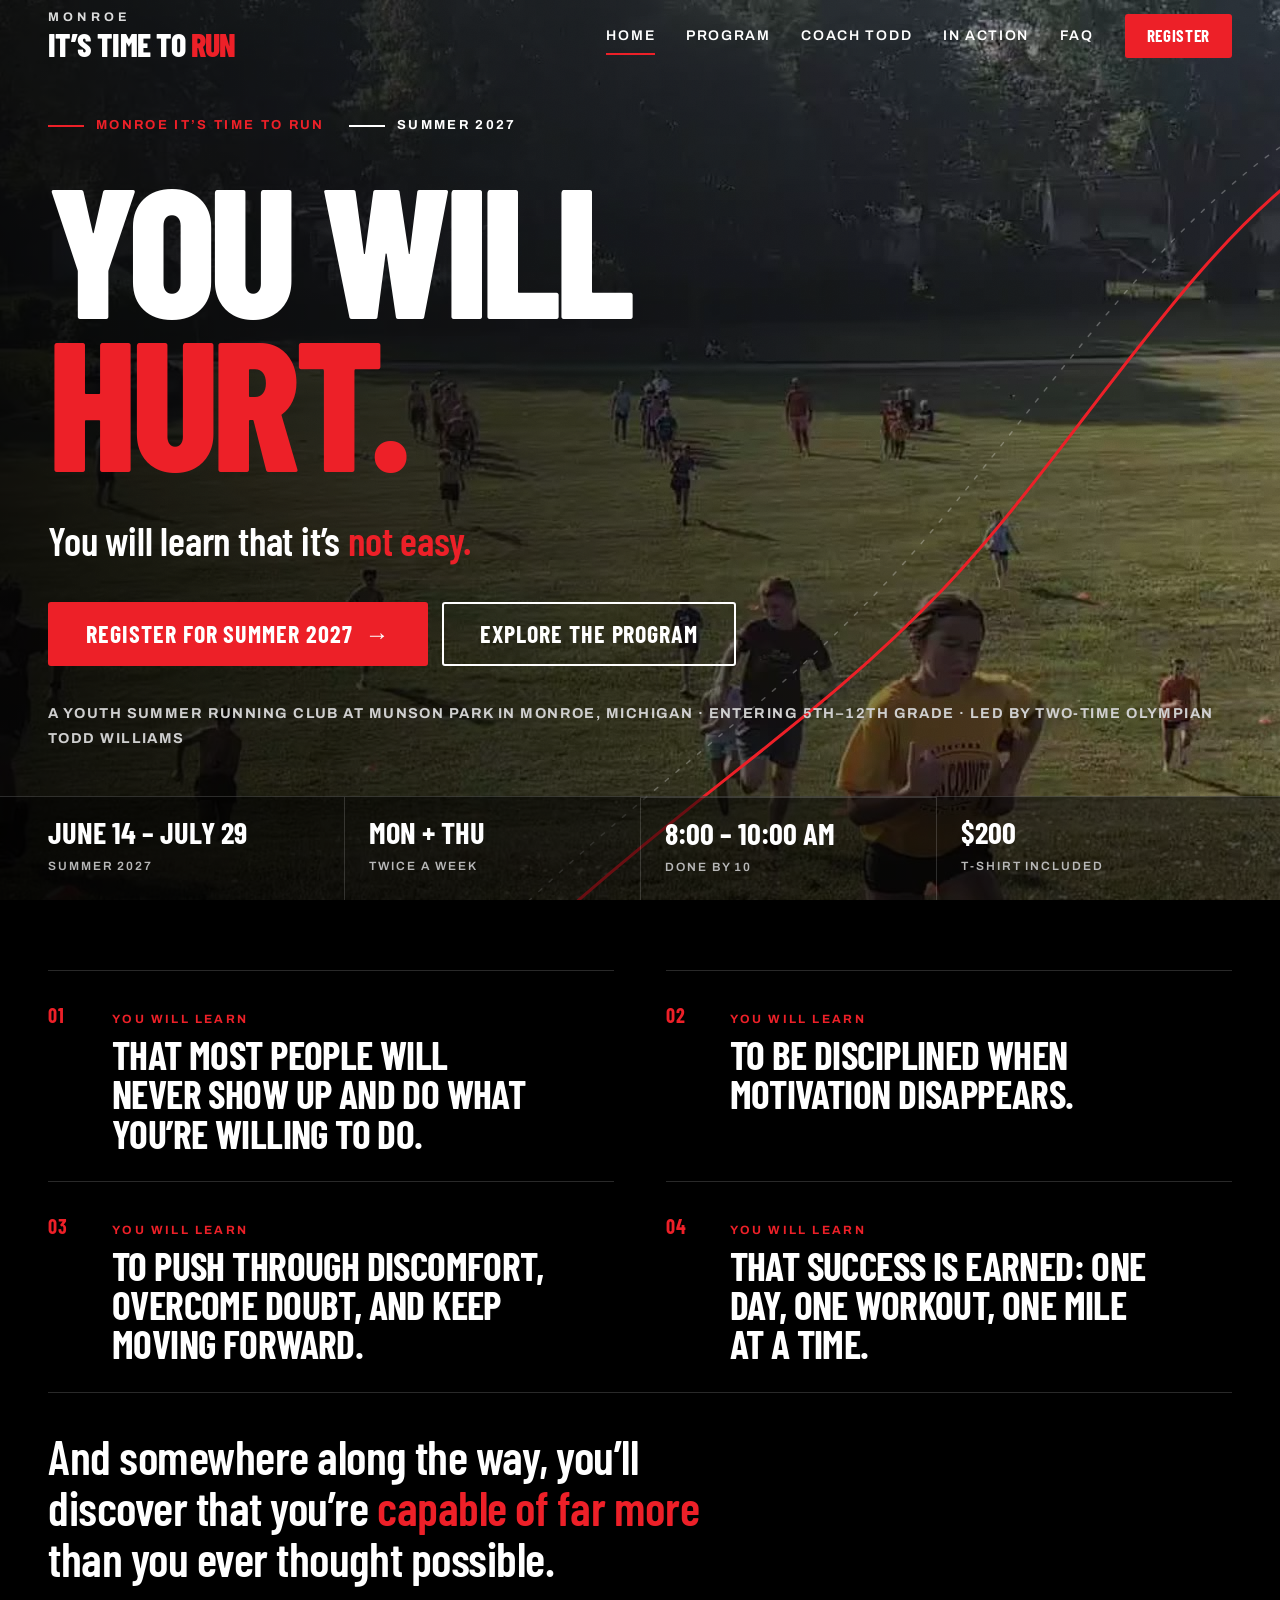
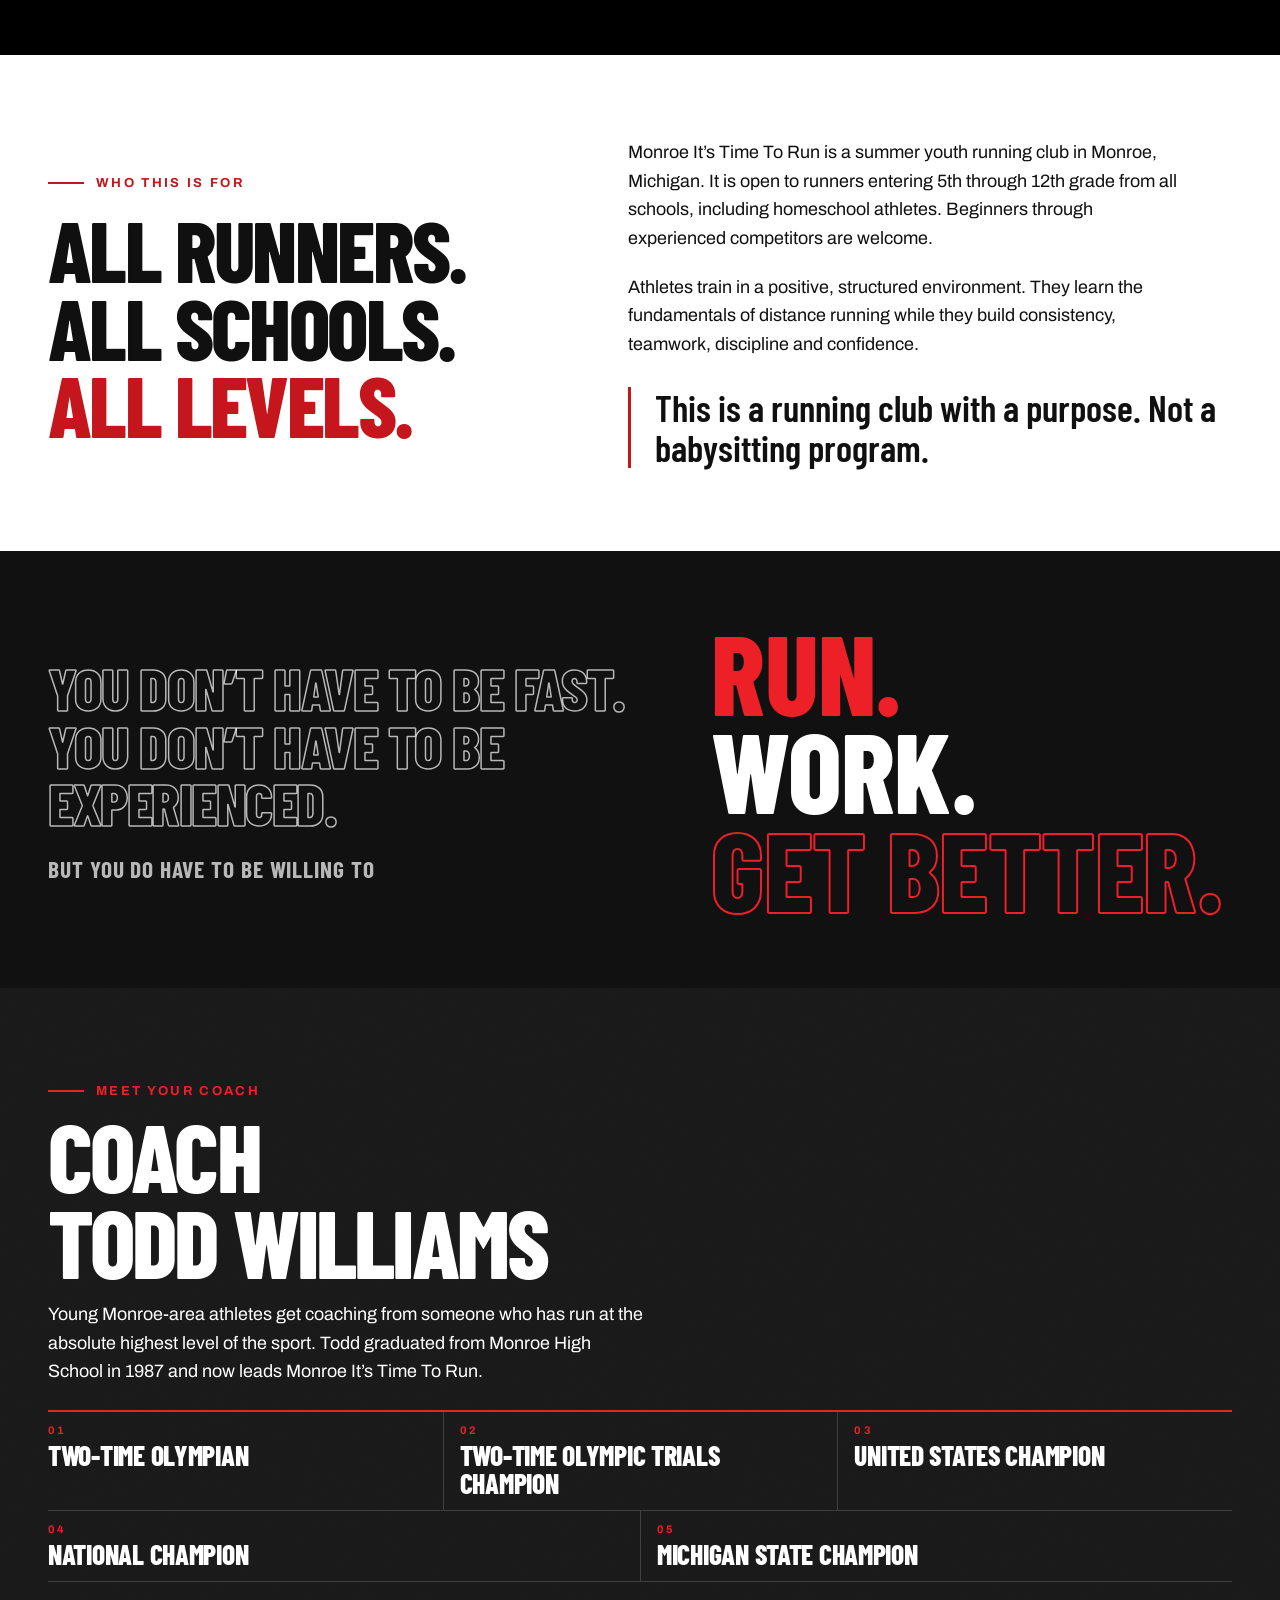
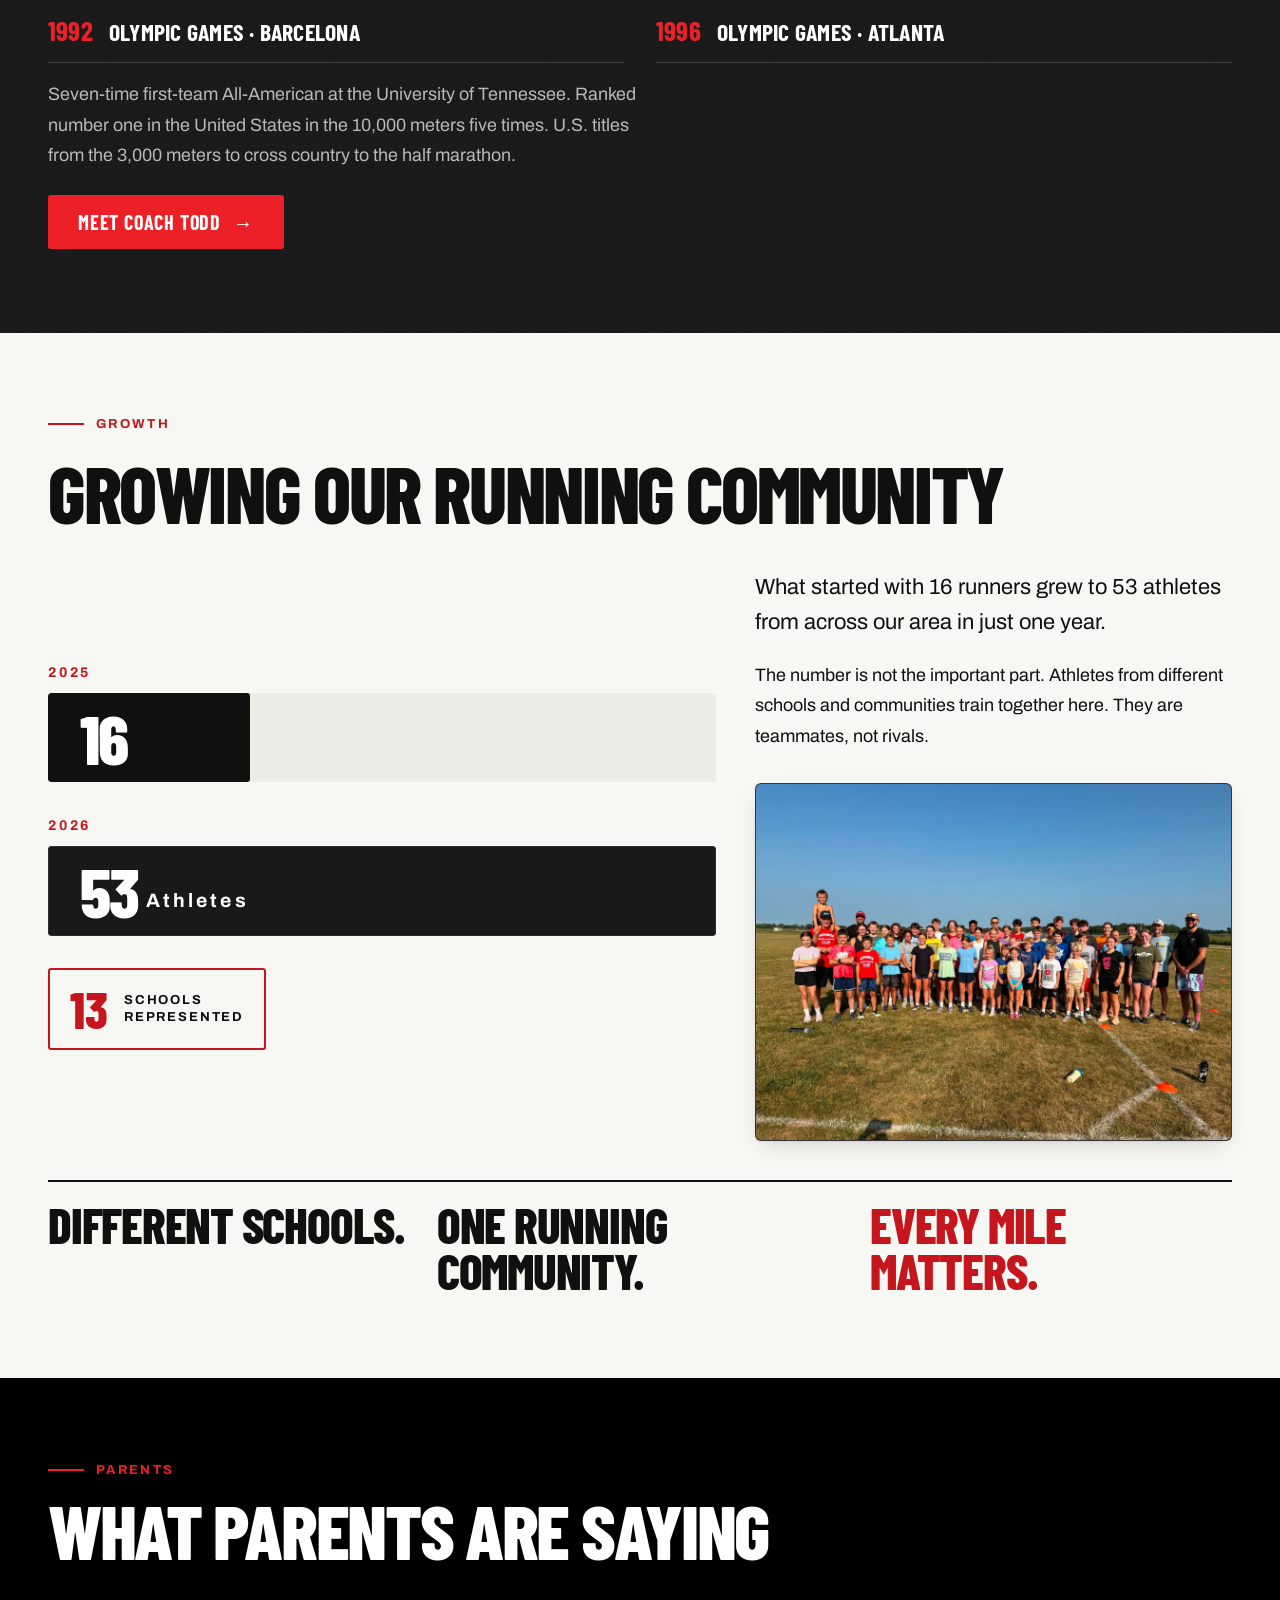
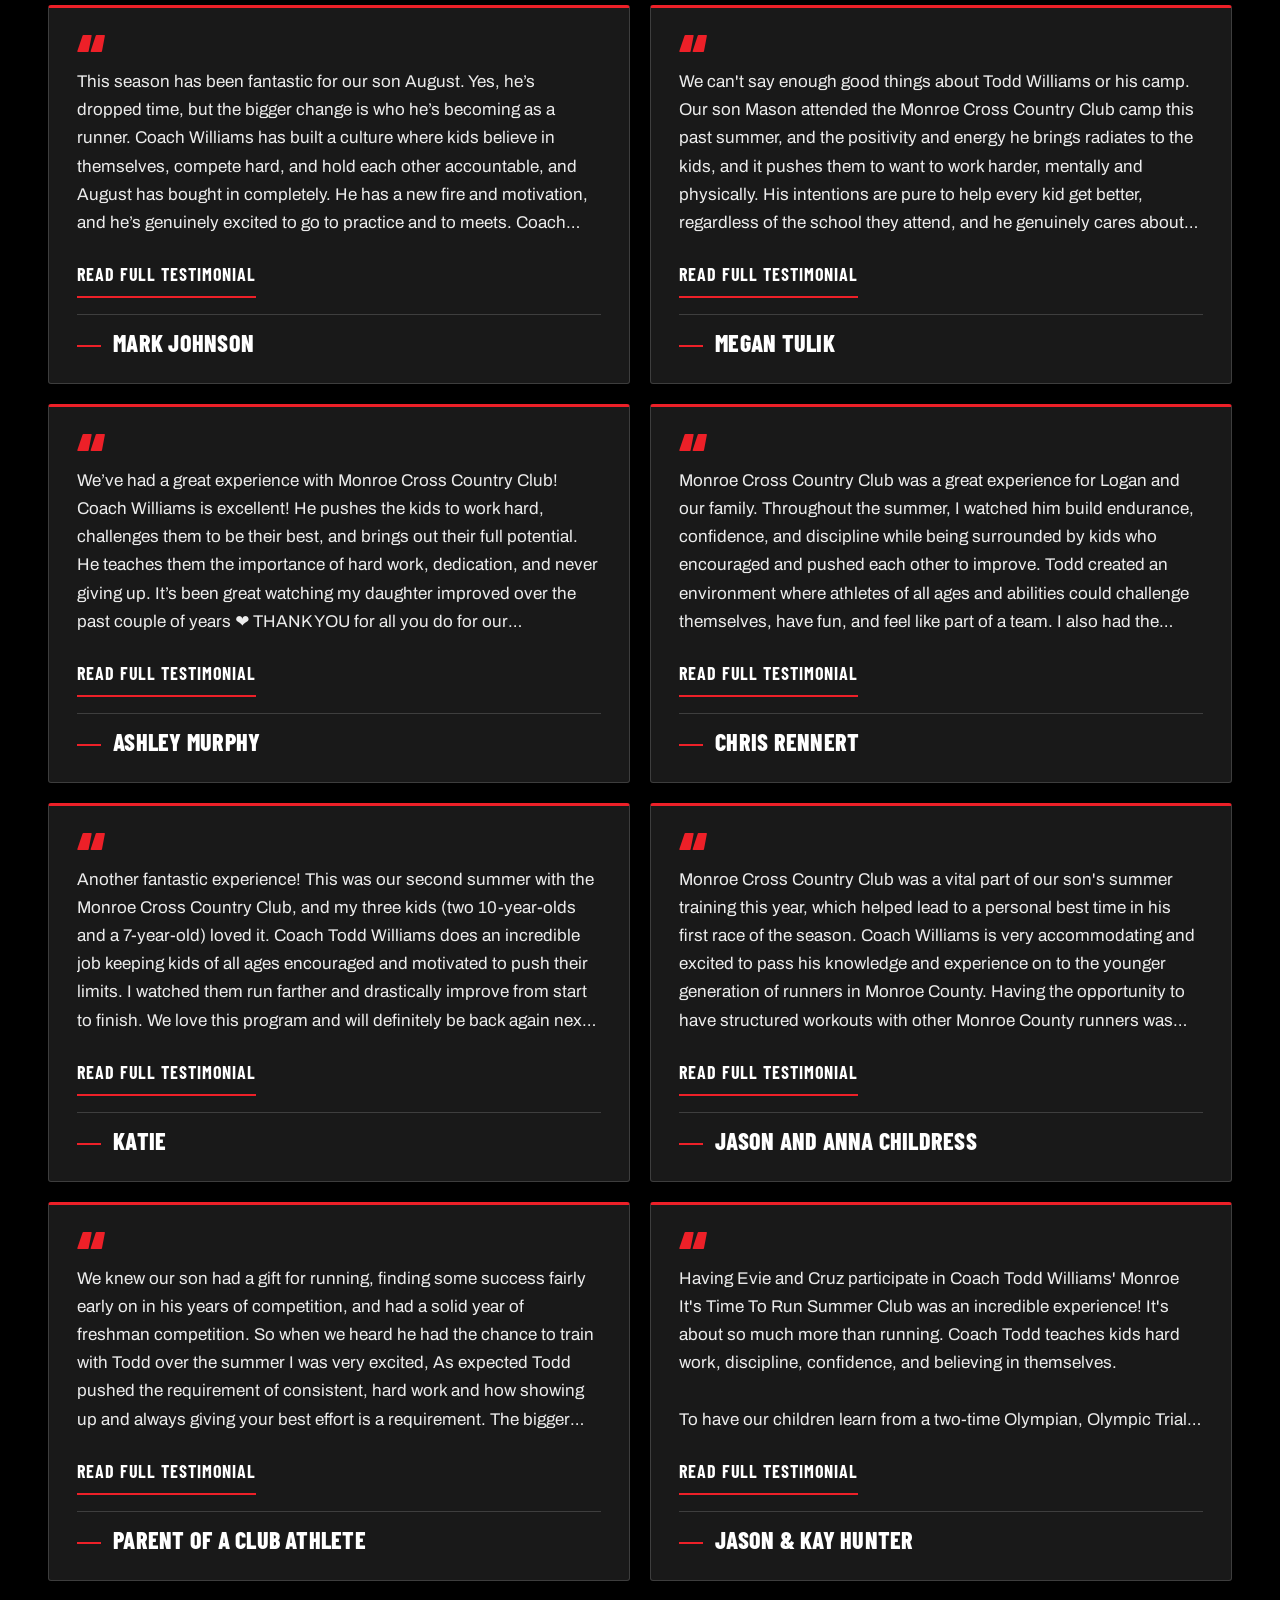
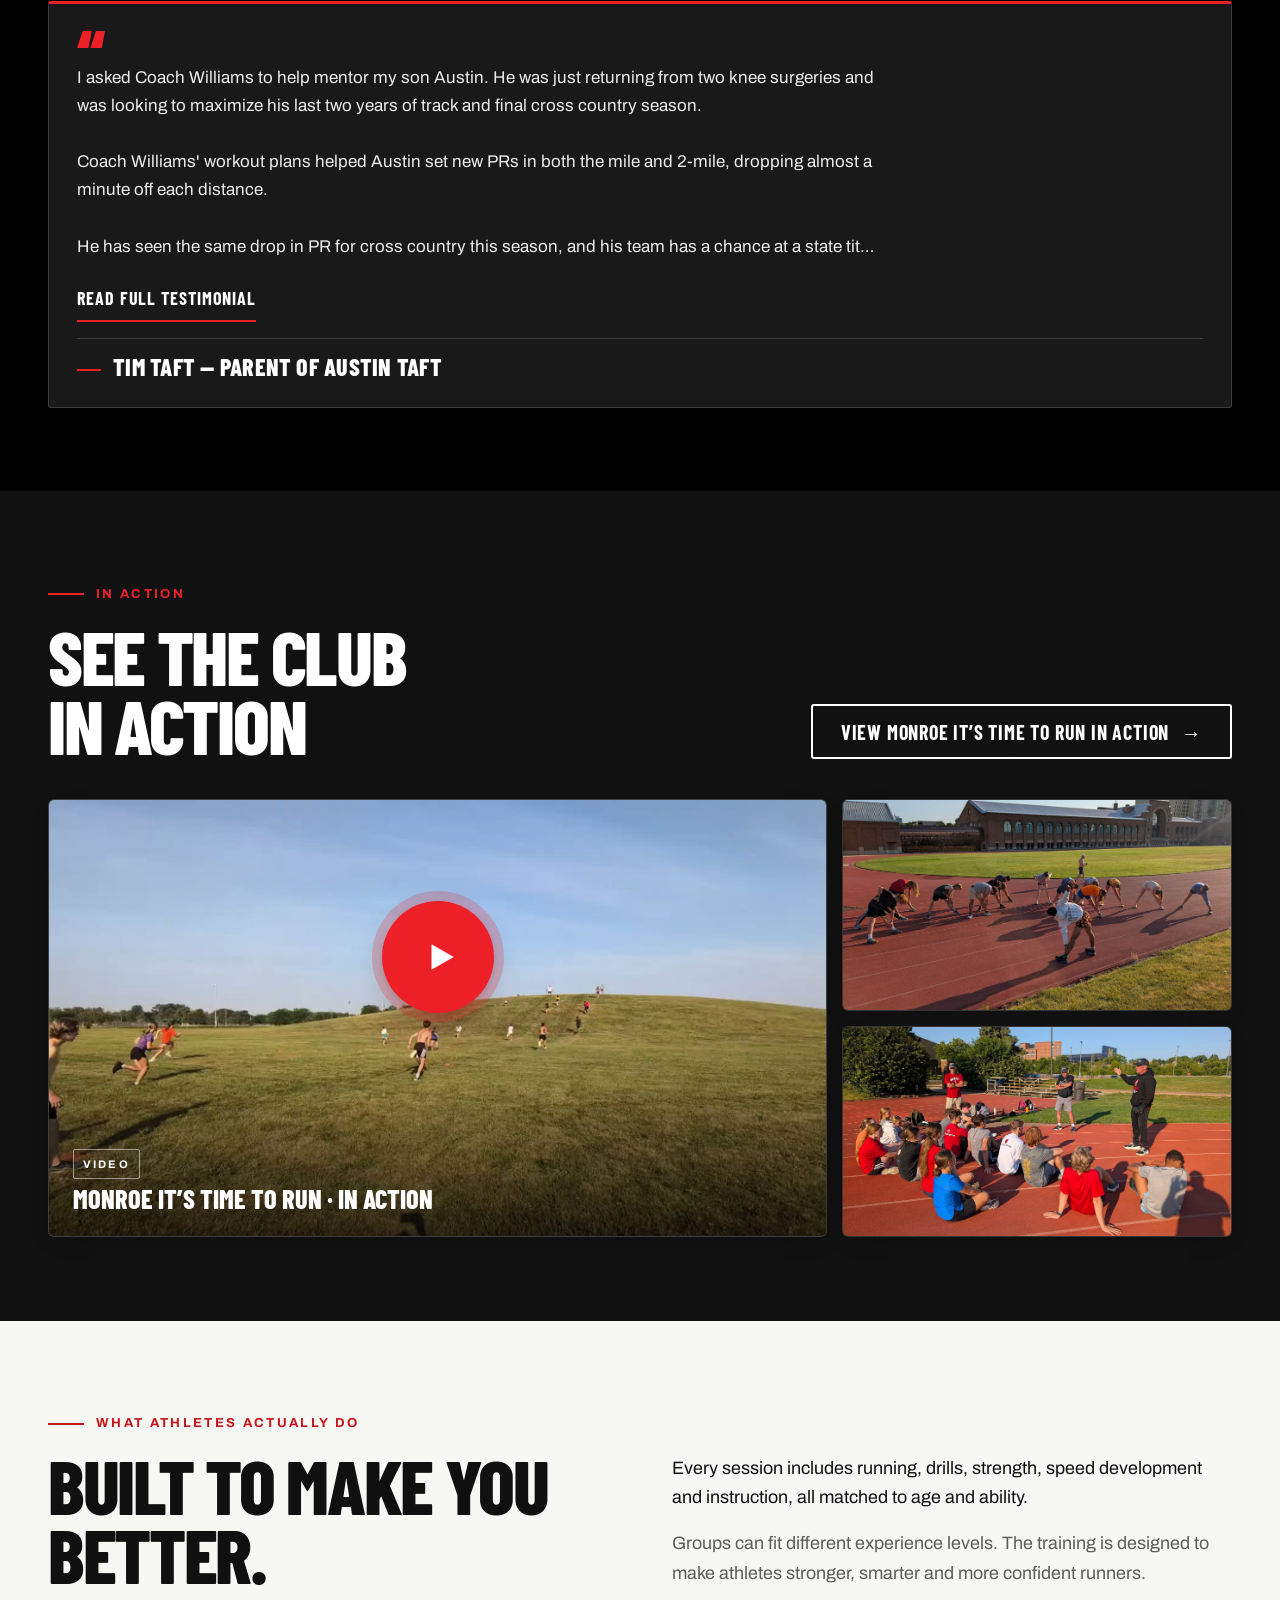
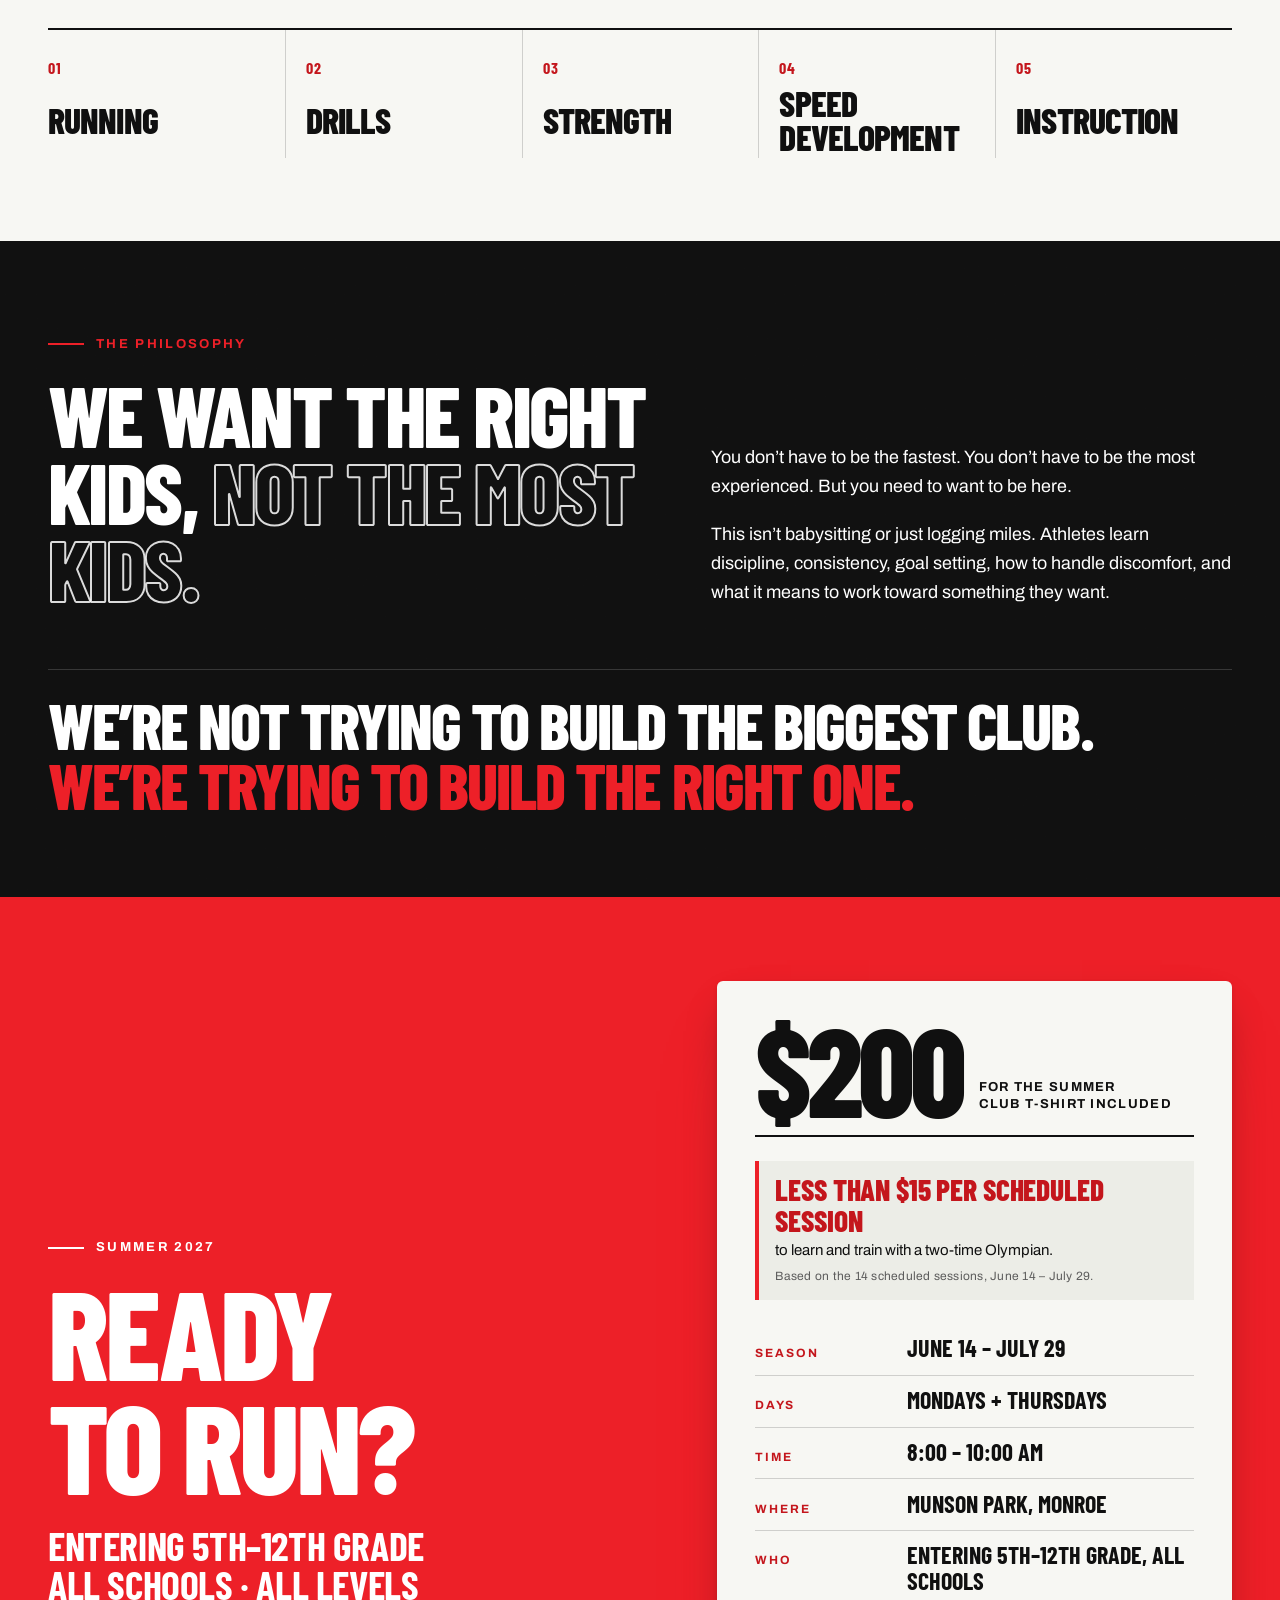
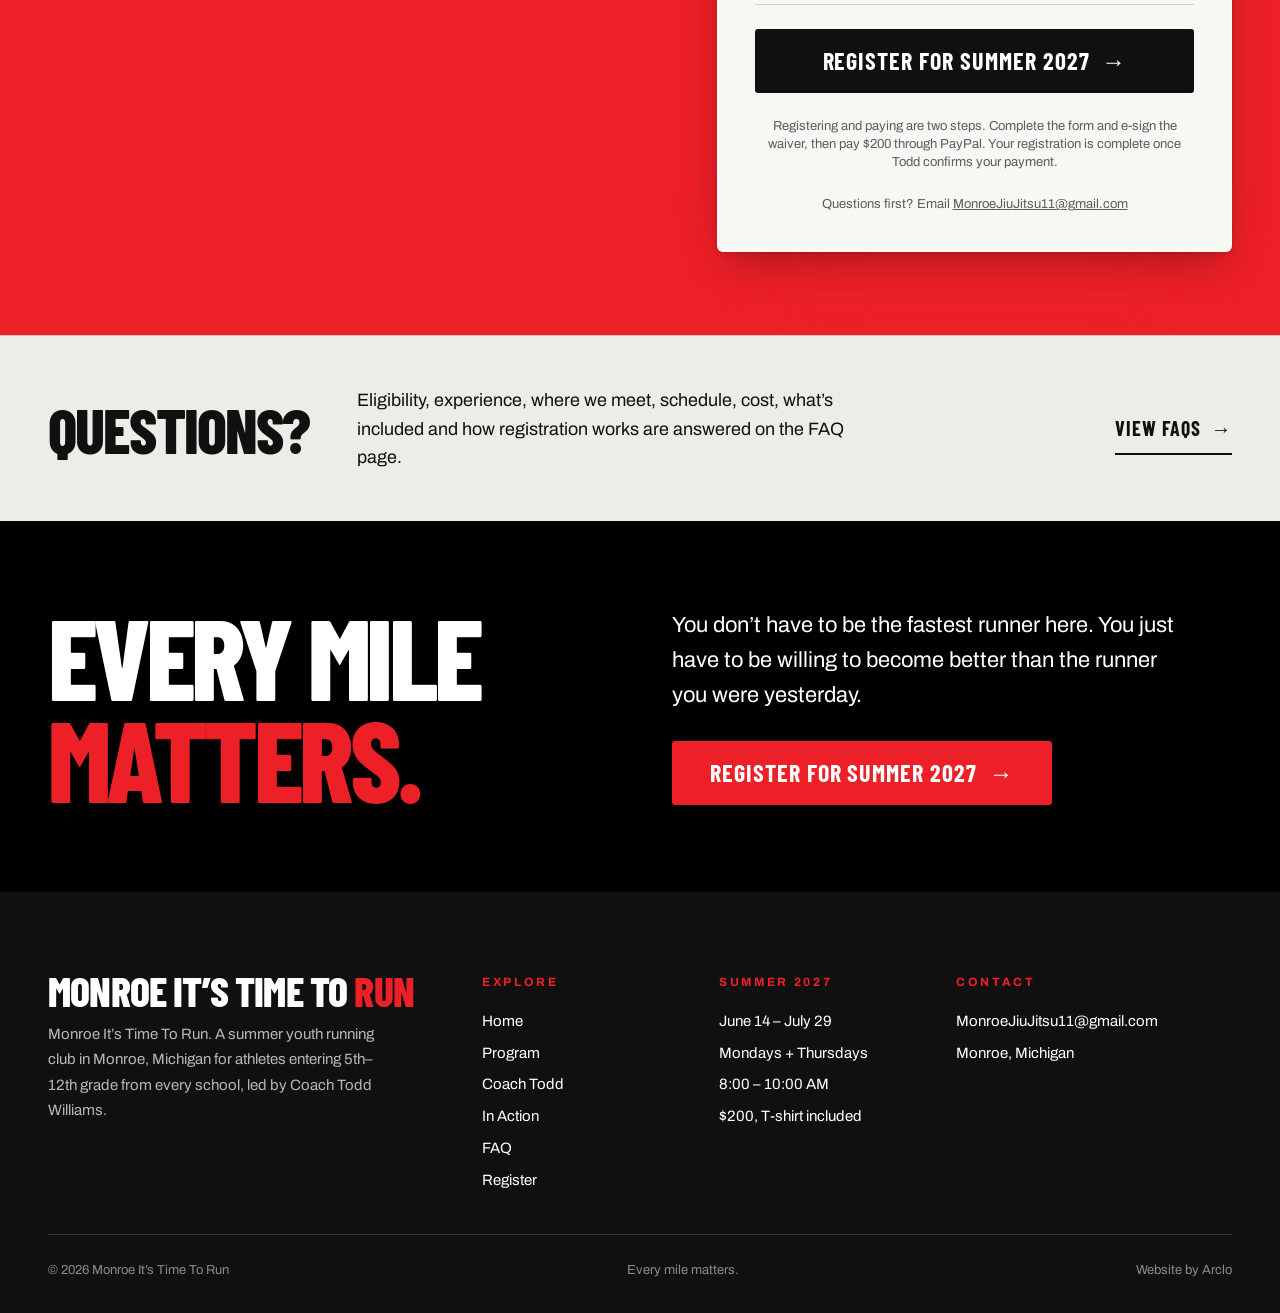
<file: index.html>
<!doctype html>
<html lang="en">
<head>
<meta charset="utf-8">
<meta name="viewport" content="width=device-width, initial-scale=1">
<title>Youth Running Club in Monroe, MI | It’s Time To Run</title>
<meta name="description" content="Summer youth running club in Monroe, MI for grades 5–12, led by two-time Olympian Todd Williams. June 14 – July 29, 2027, Mon + Thu, 8–10 AM. $200 with T-shirt.">
<link rel="canonical" href="https://www.monroeitstimetorun.com/">
<meta name="theme-color" content="#000000">
<meta property="og:site_name" content="Monroe It’s Time To Run">
<meta property="og:locale" content="en_US">
<meta property="og:type" content="website">
<meta property="og:url" content="https://www.monroeitstimetorun.com/">
<meta property="og:title" content="Youth Running Club in Monroe, MI | It’s Time To Run">
<meta property="og:description" content="Summer youth running club in Monroe, MI for grades 5–12, led by two-time Olympian Todd Williams. June 14 – July 29, 2027, Mon + Thu, 8–10 AM. $200 with T-shirt.">
<meta property="og:image" content="https://www.monroeitstimetorun.com/assets/media/og-share.jpg">
<meta property="og:image:width" content="1200">
<meta property="og:image:height" content="630">
<meta property="og:image:alt" content="Young runners charging up a grass hill at a Monroe It’s Time To Run workout">
<meta name="twitter:card" content="summary_large_image">
<meta name="twitter:title" content="Youth Running Club in Monroe, MI | It’s Time To Run">
<meta name="twitter:description" content="Summer youth running club in Monroe, MI for grades 5–12, led by two-time Olympian Todd Williams. June 14 – July 29, 2027, Mon + Thu, 8–10 AM. $200 with T-shirt.">
<meta name="twitter:image" content="https://www.monroeitstimetorun.com/assets/media/og-share.jpg">
<script type="application/ld+json">{"@context":"https://schema.org","@graph":[{"@type":"SportsOrganization","@id":"https://www.monroeitstimetorun.com/#organization","name":"Monroe It’s Time To Run Club","alternateName":"Monroe It’s Time To Run","url":"https://www.monroeitstimetorun.com/","sport":"Running","image":"https://www.monroeitstimetorun.com/assets/media/og-share.jpg","description":"A summer youth running club in Monroe, Michigan for athletes entering 5th through 12th grade, led by two-time Olympian Todd Williams.","areaServed":{"@type":"City","name":"Monroe, Michigan"}},{"@type":"WebSite","@id":"https://www.monroeitstimetorun.com/#website","url":"https://www.monroeitstimetorun.com/","name":"Monroe It’s Time To Run","publisher":{"@id":"https://www.monroeitstimetorun.com/#organization"}}]}</script>
<link rel="icon" href="/favicon.svg" type="image/svg+xml">
<link rel="icon" href="/favicon.ico" sizes="48x48">
<link rel="icon" href="/favicon-32.png" type="image/png" sizes="32x32">
<link rel="icon" href="/favicon-192.png" type="image/png" sizes="192x192">
<link rel="apple-touch-icon" href="/apple-touch-icon.png">
<link rel="preconnect" href="https://fonts.googleapis.com">
<link rel="preconnect" href="https://fonts.gstatic.com" crossorigin>
<link href="https://fonts.googleapis.com/css2?family=Archivo:wght@400;500;600;700&family=Barlow+Condensed:wght@500;600;700;800&display=swap" rel="stylesheet">
<link rel="stylesheet" href="assets/css/styles.css">
</head>
<body>
<a class="skip-link" href="#main">Skip to content</a>
<header class="site-header" id="top">
  <div class="container site-header__inner">
    <!-- TODO: temporary type-based wordmark. Replace when a final club logo exists. -->
    <a class="wordmark" href="/" aria-label="Monroe It’s Time To Run, home">
      <span class="wordmark__top">Monroe</span>
      <span class="wordmark__main">It’s Time To <b>Run</b></span>
    </a>
    <nav class="nav" aria-label="Primary">
      <a href="/" aria-current="page">Home</a>
      <a href="/program">Program</a>
      <a href="/coach-todd">Coach Todd</a>
      <a href="/in-action">In Action</a>
      <a href="/faq">FAQ</a>
      <a class="btn btn--primary" href="/register">Register</a>
    </nav>
    <button class="menu-toggle" type="button" aria-expanded="false" aria-controls="mobile-menu" aria-label="Open menu"><span></span><span></span><span></span></button>
  </div>
</header>
<div class="mobile-menu" id="mobile-menu">
  <nav aria-label="Mobile">
    <ul>
      <li><a href="/" aria-current="page">Home<small>01</small></a></li>
      <li><a href="/program">Program<small>02</small></a></li>
      <li><a href="/coach-todd">Coach Todd<small>03</small></a></li>
      <li><a href="/in-action">In Action<small>04</small></a></li>
      <li><a href="/faq">FAQ<small>05</small></a></li>
    </ul>
  </nav>
  <a class="btn btn--primary btn--lg" href="/register">Register for Summer 2027 <span class="arr" aria-hidden="true">→</span></a>
  <p class="mobile-menu__foot">Monroe, Michigan · Led by Coach Todd Williams</p>
</div>
<main id="main" class="home">

<!-- ============ 1. HERO ============ -->
<section class="hero dark dark--deep grain" aria-labelledby="hero-title" data-sticky-after>
  <div class="hero__media" aria-hidden="false">
    <!-- ASSET: HERO VIDEO. Drop <video autoplay muted loop playsinline poster="..."> as a child of this .ph (muted, under 8MB, 16:9). -->
    <div class="ph ph--ink">
      <img src="assets/media/hero-poster.jpg" alt="Young runners from Monroe It’s Time To Run charging down a hill toward the camera" width="1600" height="900" fetchpriority="high" style="object-position:50% 72%">
      <!-- Hero video: JS attaches the source (smaller file on phones, none for reduced-motion or data-saver). Source: client file 5404.mp4, trimmed, no audio. -->
      <video class="hero-video" muted loop playsinline preload="metadata" aria-hidden="true" tabindex="-1" disablepictureinpicture poster="assets/media/hero-poster.jpg" data-src="assets/media/video/hero-runners.mp4" data-src-sm="assets/media/video/hero-runners-sm.mp4" style="object-position:50% 72%"></video>
    </div>
  </div>
  <svg class="hero__course" viewBox="0 0 1440 900" preserveAspectRatio="none" aria-hidden="true">
    <path class="c1" d="M560 930 C 760 760, 880 700, 1020 560 S 1300 220, 1470 130"/>
    <path class="c2" d="M600 940 C 800 780, 920 720, 1060 590 S 1330 260, 1470 170"/>
  </svg>

  <div class="container hero__body">
    <div class="hero__kicker">
      <span class="eyebrow">Monroe It’s Time To Run</span>
      <span class="eyebrow" style="color:#fff">Summer 2027</span>
    </div>
    <h1 id="hero-title" class="display">
      <span class="line"><span>You will</span></span>
      <span class="line"><span class="accent">hurt.</span></span>
    </h1>
    <p class="hero__sub">You will learn that it’s <em>not easy.</em></p>
    <div class="btn-row hero__ctas">
      <a class="btn btn--primary btn--lg" href="/register">Register for Summer 2027 <span class="arr" aria-hidden="true">→</span></a>
      <a class="btn btn--ghost btn--lg" href="#sequence">Explore the program</a>
    </div>
    <p class="coach-role" style="margin:0;color:#cfcfcf;">A youth summer running club at Munson Park in Monroe, Michigan · Entering 5th–12th grade · Led by two-time Olympian Todd Williams</p>
  </div>
  <div class="hero__facts-wrap">
    <div class="container">
      <div class="hero__facts">
        <div><b>June 14 – July 29</b><span>Summer 2027</span></div>
        <div><b>Mon + Thu</b><span>Twice a week</span></div>
        <div><b>8:00 – 10:00 AM</b><span>Done by 10</span></div>
        <div><b>$200</b><span>T-shirt included</span></div>
      </div>
    </div>
  </div>
</section>

<!-- ============ 2. YOU WILL LEARN ============ -->
<section class="seq dark dark--deep grain" id="sequence" aria-label="What you will learn">
  <div class="container">
    <ol class="seq__list">
      <li class="seq__item rule-draw reveal"><span class="seq__n">01</span><p class="seq__t"><small>You will learn</small>That most people will never show up and do what you’re willing to do.</p></li>
      <li class="seq__item reveal" style="--d:1"><span class="seq__n">02</span><p class="seq__t"><small>You will learn</small>To be disciplined when motivation disappears.</p></li>
      <li class="seq__item reveal"><span class="seq__n">03</span><p class="seq__t"><small>You will learn</small>To push through discomfort, overcome doubt, and keep moving forward.</p></li>
      <li class="seq__item reveal" style="--d:1"><span class="seq__n">04</span><p class="seq__t"><small>You will learn</small>That success is earned: one day, one workout, one mile at a time.</p></li>
    </ol>
    <p class="seq__close reveal">And somewhere along the way, you’ll discover that you’re <em>capable of far more</em> than you ever thought possible.</p>
  </div>
</section>

<!-- ============ 3. WHO THIS IS FOR ============ -->
<section class="section white on-light who" aria-labelledby="pos-title">
  <div class="container who__grid">
    <div>
      <span class="eyebrow">Who this is for</span>
      <h2 id="pos-title" class="display reveal">All runners.<br>All schools.<br><span class="accent">All levels.</span></h2>
    </div>
    <div class="who__copy reveal">
      <div class="prose lead">
        <p>Monroe It’s Time To Run is a summer youth running club in Monroe, Michigan. It is open to runners entering 5th through 12th grade from all schools, including homeschool athletes. Beginners through experienced competitors are welcome.</p>
        <p>Athletes train in a positive, structured environment. They learn the fundamentals of distance running while they build consistency, teamwork, discipline and confidence.</p>
      </div>
      <aside>This is a running club with a purpose. Not a babysitting program.</aside>
    </div>
  </div>
</section>

<section class="section dark dark--ink grain willing" aria-label="What it takes">
  <div class="container willing__grid">
    <div class="not-lines">
      <p class="strike reveal">You don’t have to be fast.</p>
      <p class="strike reveal" style="--d:1">You don’t have to be experienced.</p>
      <p class="but reveal" style="--d:2">But you do have to be willing to</p>
    </div>
    <div class="verbs display">
      <p class="reveal">Run.</p>
      <p class="reveal" style="--d:1">Work.</p>
      <p class="reveal" style="--d:2">Get better.</p>
    </div>
  </div>
</section>

<!-- ============ 4. COACH ============ -->
<section class="section dark grain glow" aria-labelledby="coach-title">
  <div class="container">
    <div class="coach-grid coach-grid--solo">
      <!-- TODO (assets): Portrait (4:5) Todd competition/Olympic photo goes here as the first child of .coach-grid; then remove the coach-grid--solo class. Hidden until a real photo is supplied; restore a <div class="ph"><img ...></div> here. -->
      <div>
        <span class="eyebrow">Meet your coach</span>
        <h2 id="coach-title" class="display coach-name reveal">Coach<br>Todd Williams</h2>
        <p class="lead reveal">Young Monroe-area athletes get coaching from someone who has run at the absolute highest level of the sport. Todd graduated from Monroe High School in 1987 and now leads Monroe It’s Time To Run.</p>
        <ul class="creds creds--5" aria-label="Credentials">
          <li><small>01</small>Two-time Olympian</li>
          <li><small>02</small>Two-time Olympic Trials champion</li>
          <li><small>03</small>United States champion</li>
          <li><small>04</small>National champion</li>
          <li><small>05</small>Michigan state champion</li>
        </ul>
        <ul class="games" aria-label="Olympic Games">
          <li><b>1992</b> Olympic Games · Barcelona</li>
          <li><b>1996</b> Olympic Games · Atlanta</li>
        </ul>
        <p class="muted" style="max-width:60ch;margin-bottom:2rem">Seven-time first-team All-American at the University of Tennessee. Ranked number one in the United States in the 10,000 meters five times. U.S. titles from the 3,000 meters to cross country to the half marathon.</p>
        <!-- TODO: Confirm World Championship Team count with Todd: onboarding form contains both 9-time and 7-time. Count intentionally NOT displayed anywhere on the site. -->
        <a class="btn btn--primary" href="/coach-todd">Meet Coach Todd <span class="arr" aria-hidden="true">→</span></a>
      </div>
    </div>
  </div>
</section>

<!-- ============ 5. GROWTH ============ -->
<section class="section" aria-labelledby="growth-title">
  <div class="container">
    <div class="section-head">
      <span class="eyebrow">Growth</span>
      <h2 id="growth-title" class="display">Growing our running community</h2>
    </div>
    <div class="growth">
      <div class="bars" role="group" aria-label="Club size: 16 athletes in 2025, 53 athletes in 2026">
        <div class="bar-row">
          <span class="bar-row__year">2025</span>
          <div class="bar"><div class="bar__fill" style="--w:30.2%"><span class="bar__num"><span data-count="16">16</span></span></div></div>
          <span class="sr-only">16 athletes</span>
        </div>
        <div class="bar-row bar-row--now">
          <span class="bar-row__year">2026</span>
          <div class="bar"><div class="bar__fill" style="--w:100%"><span class="bar__num"><span data-count="53">53</span><small>Athletes</small></span></div></div>
        </div>
        <div class="growth__schools"><b><span data-count="13">13</span></b><span>Schools<br>represented</span></div>
      </div>
      <div>
        <p class="lead reveal">What started with 16 runners grew to 53 athletes from across our area in just one year.</p>
        <p class="reveal prose" style="margin-top:1.25rem;--d:1">The number is not the important part. Athletes from different schools and communities train together here. They are teammates, not rivals.</p>
        <div class="reveal" style="margin-top:2rem;--d:2"><div class="ph ph--wide" style="--ar:4/3">
  <img src="assets/media/team-group.jpg" alt="The full Monroe It’s Time To Run group posing together on the field" width="2000" height="1500" loading="lazy" decoding="async" style="object-position:50% 55%">
</div></div>
      </div>
    </div>
    <div class="triplet display">
      <p class="reveal">Different schools.</p>
      <p class="reveal" style="--d:1">One running community.</p>
      <p class="reveal" style="--d:2">Every mile matters.</p>
    </div>
  </div>
</section>

<!-- ============ PARENT TESTIMONIALS ============ -->
<!-- Testimonials are verbatim as supplied by Todd. Do not edit, correct or re-punctuate. Full text stays in the DOM; CSS only clamps the display. -->
<section class="section dark dark--deep grain voices" aria-labelledby="voices-title">
  <div class="container">
    <div class="voices__head">
      <span class="eyebrow">Parents</span>
      <h2 id="voices-title" class="display">What parents are saying</h2>
    </div>
    <div class="voices__viewport" role="region" aria-label="Parent testimonials">
    <div class="voices__grid">
      <figure class="tcard reveal" style="--d:0">
        <blockquote class="tcard__quote"><p class="tcard__text" id="t1">This season has been fantastic for our son August. Yes, he’s dropped time, but the bigger change is who he’s becoming as a runner. Coach Williams has built a culture where kids believe in themselves, compete hard, and hold each other accountable, and August has bought in completely. He has a new fire and motivation, and he’s genuinely excited to go to practice and to meets. Coach isn’t just making these kids faster; he’s shaping their mindset, and that will carry well beyond the course. Thank you, Coach!</p></blockquote>
        <button class="tcard__toggle" type="button" aria-expanded="false" aria-controls="t1" hidden>Read full testimonial</button>
        <figcaption class="tcard__by">Mark Johnson</figcaption>
      </figure>
      <figure class="tcard reveal" style="--d:1">
        <blockquote class="tcard__quote"><p class="tcard__text" id="t2">We can't say enough good things about Todd Williams or his camp. Our son Mason attended the Monroe Cross Country Club camp this past summer, and the positivity and energy he brings radiates to the kids, and it pushes them to want to work harder, mentally and physically. His intentions are pure to help every kid get better, regardless of the school they attend, and he genuinely cares about helping each one become the best athlete/teammate they can be. Not only did Mason become a stronger runner and person, he made friends from different schools, which made the camp even more fun. We highly recommend this camp next summer for all athletes just trying to improve.</p></blockquote>
        <button class="tcard__toggle" type="button" aria-expanded="false" aria-controls="t2" hidden>Read full testimonial</button>
        <figcaption class="tcard__by">Megan Tulik</figcaption>
      </figure>
      <figure class="tcard reveal" style="--d:0">
        <blockquote class="tcard__quote"><p class="tcard__text" id="t3">We’ve had a great experience with Monroe Cross Country Club! Coach Williams is excellent! He pushes the kids to work hard, challenges them to be their best, and brings out their full potential. He teaches them the importance of hard work, dedication, and never giving up. It’s been great watching my daughter improved over the past couple of years ❤️ THANK YOU for all you do for our community!!!!</p></blockquote>
        <button class="tcard__toggle" type="button" aria-expanded="false" aria-controls="t3" hidden>Read full testimonial</button>
        <figcaption class="tcard__by">Ashley Murphy</figcaption>
      </figure>
      <figure class="tcard reveal" style="--d:1">
        <blockquote class="tcard__quote"><p class="tcard__text" id="t4">Monroe Cross Country Club was a great experience for Logan and our family. Throughout the summer, I watched him build endurance, confidence, and discipline while being surrounded by kids who encouraged and pushed each other to improve. Todd created an environment where athletes of all ages and abilities could challenge themselves, have fun, and feel like part of a team. I also had the opportunity to help coach throughout the summer, which gave me an even greater appreciation for the time and effort that went into making the program successful. We're grateful for the experience and look forward to coming back next year!</p></blockquote>
        <button class="tcard__toggle" type="button" aria-expanded="false" aria-controls="t4" hidden>Read full testimonial</button>
        <figcaption class="tcard__by">Chris Rennert</figcaption>
      </figure>
      <figure class="tcard reveal" style="--d:0">
        <blockquote class="tcard__quote"><p class="tcard__text" id="t5">Another fantastic experience! This was our second summer with the Monroe Cross Country Club, and my three kids (two 10-year-olds and a 7-year-old) loved it. Coach Todd Williams does an incredible job keeping kids of all ages encouraged and motivated to push their limits. I watched them run farther and drastically improve from start to finish. We love this program and will definitely be back again next year!</p></blockquote>
        <button class="tcard__toggle" type="button" aria-expanded="false" aria-controls="t5" hidden>Read full testimonial</button>
        <figcaption class="tcard__by">Katie</figcaption>
      </figure>
      <figure class="tcard reveal" style="--d:1">
        <blockquote class="tcard__quote"><p class="tcard__text" id="t6">Monroe Cross Country Club was a vital part of our son's summer training this year, which helped lead to a personal best time in his first race of the season. Coach Williams is very accommodating and excited to pass his knowledge and experience on to the younger generation of runners in Monroe County. Having the opportunity to have structured workouts with other Monroe County runners was just one of the many positives that Colton took away from the club. Consistency is necessary to success in running. The scheduled workouts provided the opportunity for him to run with others of similar ability through the summer when it is easy to want to skip your workouts. This then translated to him not wanting to miss his easy runs so that he was ready for the hard work with the others in the group. Coach Williams showed how much he cares for the kids by not only encouraging each of them, but also structuring workouts to compliment where each kid was at, from the new runners to the experienced runners, and also listening to them and adjusting as necessary if something was going on physically. If you want to up your game for the next cross-country season, we would recommend you check out Monroe Cross Country Club this coming summer.</p></blockquote>
        <button class="tcard__toggle" type="button" aria-expanded="false" aria-controls="t6" hidden>Read full testimonial</button>
        <figcaption class="tcard__by">Jason and Anna Childress</figcaption>
      </figure>
      <!-- TODO (confirm before launch): Todd has not supplied this parent's name; "Parent of a Club Athlete" is a temporary attribution. -->
      <figure class="tcard reveal" style="--d:0">
        <blockquote class="tcard__quote"><p class="tcard__text" id="t7">We knew our son had a gift for running, finding some success fairly early on in his years of competition, and had a solid year of freshman competition. So when we heard he had the chance to train with Todd over the summer I was very excited, As expected Todd pushed the requirement of consistent, hard work and how showing up and always giving your best effort is a requirement. The bigger and unexpected outcome was the belief developed about what is possible for a young athlete if they're willing to do those things. Our son's change in perspective of what is possible, after seeing his efforts through an Olympian and past national champion's perspective has been priceless. Comparing milestones on the path from Freshman Runner to National Champion inspired him to believe that if he put's the work in those things are certainly possible. The best part of the past two summers has been how wide of a variety of starting abilities have participated and greatly improved. Looking forward to getting our younger kids involved. It's Time to Run...</p></blockquote>
        <button class="tcard__toggle" type="button" aria-expanded="false" aria-controls="t7" hidden>Read full testimonial</button>
        <figcaption class="tcard__by">Parent of a Club Athlete</figcaption>
      </figure>
      <figure class="tcard reveal" style="--d:1">
        <blockquote class="tcard__quote"><p class="tcard__text" id="t8">Having Evie and Cruz participate in Coach Todd Williams' Monroe It's Time To Run Summer Club was an incredible experience! It's about so much more than running. Coach Todd teaches kids hard work, discipline, confidence, and believing in themselves.<br><br>To have our children learn from a two-time Olympian, Olympic Trials Champion, USA Cross Country Champion, NCAA Champion, and State Champion right here in Monroe is an amazing opportunity.<br><br><strong>He's not just developing better runners, he's helping build better kids!</strong></p></blockquote>
        <button class="tcard__toggle" type="button" aria-expanded="false" aria-controls="t8" hidden>Read full testimonial</button>
        <figcaption class="tcard__by">Jason &amp; Kay Hunter</figcaption>
      </figure>
      <figure class="tcard reveal" style="--d:0">
        <blockquote class="tcard__quote"><p class="tcard__text" id="t9">I asked Coach Williams to help mentor my son Austin. He was just returning from two knee surgeries and was looking to maximize his last two years of track and final cross country season.<br><br>Coach Williams' workout plans helped Austin set new PRs in both the mile and 2-mile, dropping almost a minute off each distance.<br><br>He has seen the same drop in PR for cross country this season, and his team has a chance at a state title next week at MIS.<br><br>Last week, Austin accepted an offer to continue his running career at Michigan Tech.</p></blockquote>
        <button class="tcard__toggle" type="button" aria-expanded="false" aria-controls="t9" hidden>Read full testimonial</button>
        <figcaption class="tcard__by">Tim Taft — Parent of Austin Taft</figcaption>
      </figure>
    </div>
    </div>
    <!-- Mobile-only carousel controls (shown at max-width 760px by CSS/JS). Desktop and tablet keep the static grid. -->
    <div class="voices__controls" role="group" aria-label="Testimonial navigation">
      <button class="vc-btn vc-prev" type="button" aria-label="Previous testimonial"><svg viewBox="0 0 24 24" fill="none" stroke="currentColor" stroke-width="2.5" stroke-linecap="round" stroke-linejoin="round" aria-hidden="true"><path d="M15 5l-7 7 7 7"/></svg></button>
      <div class="vc-mid"><span class="vc-count" aria-live="off">1 / 9</span><button class="vc-pause" type="button" aria-label="Pause automatic rotation"><span class="vc-icon" aria-hidden="true"></span></button></div>
      <button class="vc-btn vc-next" type="button" aria-label="Next testimonial"><svg viewBox="0 0 24 24" fill="none" stroke="currentColor" stroke-width="2.5" stroke-linecap="round" stroke-linejoin="round" aria-hidden="true"><path d="M9 5l7 7-7 7"/></svg></button>
    </div>
  </div>
</section>

<!-- ============ 6. IN ACTION PREVIEW ============ -->
<section class="section dark dark--ink grain action" aria-labelledby="action-title">
  <div class="container">
    <div class="action__head">
      <div><span class="eyebrow">In action</span><h2 id="action-title" class="display" style="margin-top:1rem">See the club<br>in action</h2></div>
      <a class="btn btn--ghost" href="/in-action">View Monroe It’s Time To Run in action <span class="arr" aria-hidden="true">→</span></a>
    </div>
    <div class="action__grid">
      <!-- Source: client file 5400.mp4 (hill sprints), web-optimized. -->
      <div class="ph ph--wide ph--play vp" data-video>
  <video preload="none" playsinline poster="assets/media/club-hill-poster.jpg" aria-label="Monroe It’s Time To Run hill workout"><source src="assets/media/video/club-hill.mp4" type="video/mp4"></video>
  <button class="vp__btn ph__play" type="button" aria-label="Play video: Monroe It’s Time To Run hill workout"><span><svg viewBox="0 0 24 24" fill="currentColor" aria-hidden="true"><path d="M6 4l14 8-14 8z"/></svg></span></button>
  <div class="ph__label"><span class="ph__tag">Video</span><span class="ph__title">Monroe It’s Time To Run · In action</span></div>
</div>
      <div class="action__stack">
        <div class="ph ph--ink">
  <img src="assets/media/track-stretch.jpg" alt="Athletes stretching together on the track at sunrise" width="1800" height="1355" loading="lazy" decoding="async" style="object-position:50% 60%">
</div>
        <div class="ph ">
  <img src="assets/media/track-coach-talk.jpg" alt="A coach addressing seated athletes on the track" width="1800" height="1355" loading="lazy" decoding="async" style="object-position:50% 55%">
</div>
      </div>
    </div>
  </div>
</section>

<!-- ============ 7. WHAT ATHLETES DO ============ -->
<section class="section on-light built-sec" aria-labelledby="built-title">
  <div class="container">
    <div class="built-top">
      <div>
        <span class="eyebrow">What athletes actually do</span>
        <h2 id="built-title" class="display" style="margin-top:1rem">Built to make you better.</h2>
      </div>
      <div class="prose">
        <p class="lead">Every session includes running, drills, strength, speed development and instruction, all matched to age and ability.</p>
        <p class="muted" style="margin-top:1rem">Groups can fit different experience levels. The training is designed to make athletes stronger, smarter and more confident runners.</p>
      </div>
    </div>
    <ol class="pillars">
      <li class="pillar reveal"><span>01</span><h3>Running</h3></li>
      <li class="pillar reveal" style="--d:1"><span>02</span><h3>Drills</h3></li>
      <li class="pillar reveal" style="--d:2"><span>03</span><h3>Strength</h3></li>
      <li class="pillar reveal" style="--d:3"><span>04</span><h3>Speed development</h3></li>
      <li class="pillar reveal" style="--d:4"><span>05</span><h3>Instruction</h3></li>
    </ol>
  </div>
</section>

<!-- ============ 10. THE PHILOSOPHY ============ -->
<section class="section dark dark--ink grain manifesto" aria-labelledby="manifesto-title">
  <div class="container">
    <span class="eyebrow">The philosophy</span>
    <div class="manifesto__top">
      <h2 id="manifesto-title" class="display">We want the right kids, <span class="outline">not the most kids.</span></h2>
      <div class="prose lead">
        <p>You don’t have to be the fastest. You don’t have to be the most experienced. But you need to want to be here.</p>
        <p>This isn’t babysitting or just logging miles. Athletes learn discipline, consistency, goal setting, how to handle discomfort, and what it means to work toward something they want.</p>
      </div>
    </div>
    <div class="manifesto__close display">
      <p class="reveal">We’re not trying to build the biggest club.</p>
      <p class="reveal" style="--d:1">We’re trying to build the right one.</p>
    </div>
  </div>
</section>

<!-- ============ 11. REGISTRATION ============ -->
<section class="section reg" id="register" aria-labelledby="reg-title" data-sticky-hide>
  <div class="container">
    <div class="reg__grid">
      <div>
        <span class="eyebrow">Summer 2027</span>
        <h2 id="reg-title" class="display" style="margin-top:1rem">Ready<br>to run?</h2>
        <p class="reg__lede">Entering 5th–12th grade<br>All schools · All levels</p>
      </div>
      <div class="ticket reveal">
        <div class="ticket__price"><b>$200</b><span>For the summer<br>Club T-shirt included</span></div>
        <p class="ticket__value"><b>Less than $15 per scheduled session</b> to learn and train with a two-time Olympian.<small>Based on the 14 scheduled sessions, June 14 – July 29.</small></p>
        <dl>
          <div><dt>Season</dt><dd>June 14 – July 29</dd></div>
          <div><dt>Days</dt><dd>Mondays + Thursdays</dd></div>
          <div><dt>Time</dt><dd>8:00 – 10:00 AM</dd></div>
          <div><dt>Where</dt><dd>Munson Park, Monroe</dd></div>
          <div><dt>Who</dt><dd>Entering 5th–12th grade, all schools</dd></div>
        </dl>
        <!-- TODO: Connect final PayPal / registration flow. register.html holds the front-end form structure (athlete info + experience level). No waiver is implemented; add the approved waiver once a platform is chosen. -->
        <a class="btn btn--primary btn--lg" href="/register">Register for Summer 2027 <span class="arr" aria-hidden="true">→</span></a>
        <p class="ticket__note">Registering and paying are two steps. Complete the form and e-sign the waiver, then pay $200 through PayPal. Your registration is complete once Todd confirms your payment.</p>
        <p class="ticket__note">Questions first? Email <a href="mailto:MonroeJiuJitsu11@gmail.com">MonroeJiuJitsu11@gmail.com</a></p>
      </div>
    </div>
  </div>
</section>

<!-- ============ 12. FAQ PREVIEW ============ -->
<section class="faq-strip on-light" aria-labelledby="faq-title">
  <div class="container faq-strip__inner">
    <h2 id="faq-title" class="display">Questions?</h2>
    <p class="lead">Eligibility, experience, where we meet, schedule, cost, what’s included and how registration works are answered on the FAQ page.</p>
    <a class="link-arrow" href="/faq">View FAQs <span class="arr" aria-hidden="true">→</span></a>
  </div>
</section>

<!-- ============ 13. FINAL CTA ============ -->
<section class="section dark dark--deep grain final" aria-labelledby="final-title">
  <div class="container final__grid">
    <h2 id="final-title" class="display reveal">Every mile<br><span class="accent">matters.</span></h2>
    <div>
      <p class="lead reveal">You don’t have to be the fastest runner here. You just have to be willing to become better than the runner you were yesterday.</p>
      <a class="btn btn--primary btn--lg" href="/register">Register for Summer 2027 <span class="arr" aria-hidden="true">→</span></a>
    </div>
  </div>
</section>

</main>
<footer class="site-footer">
  <div class="container">
    <div class="site-footer__grid">
      <div>
        <p class="wordmark__main display" style="font-size:2.6rem;color:#fff;max-width:none">Monroe It’s Time To <span class="accent">Run</span></p>
        <p style="margin-top:.75rem">Monroe It’s Time To Run. A summer youth running club in Monroe, Michigan for athletes entering 5th–12th grade from every school, led by Coach Todd Williams.</p>
      </div>
      <div>
        <h2>Explore</h2>
        <ul><li><a href="/">Home</a></li><li><a href="/program">Program</a></li><li><a href="/coach-todd">Coach Todd</a></li><li><a href="/in-action">In Action</a></li><li><a href="/faq">FAQ</a></li><li><a href="/register">Register</a></li></ul>
      </div>
      <div>
        <h2>Summer 2027</h2>
        <ul><li>June 14 – July 29</li><li>Mondays + Thursdays</li><li>8:00 – 10:00 AM</li><li>$200, T-shirt included</li></ul>
      </div>
      <div>
        <h2>Contact</h2>
        <ul><li><a href="mailto:MonroeJiuJitsu11@gmail.com">MonroeJiuJitsu11@gmail.com</a></li><li>Monroe, Michigan</li></ul>
        <!-- TODO: social links. None supplied, so none shown. -->
      </div>
    </div>
    <div class="site-footer__legal">
      <span>© <span id="year">2027</span> Monroe It’s Time To Run</span>
      <span>Every mile matters.</span>
      <span><a href="https://getarclo.com" target="_blank" rel="noopener">Website by Arclo</a></span>
    </div>
  </div>
</footer>
<div class="sticky-cta" role="region" aria-label="Registration"><p><b>Summer 2027</b>June 14 – July 29 · $200</p><a class="btn btn--primary" href="/register">Register</a></div>
<script src="assets/js/main.js" defer></script>
</body>
</html>
</file>
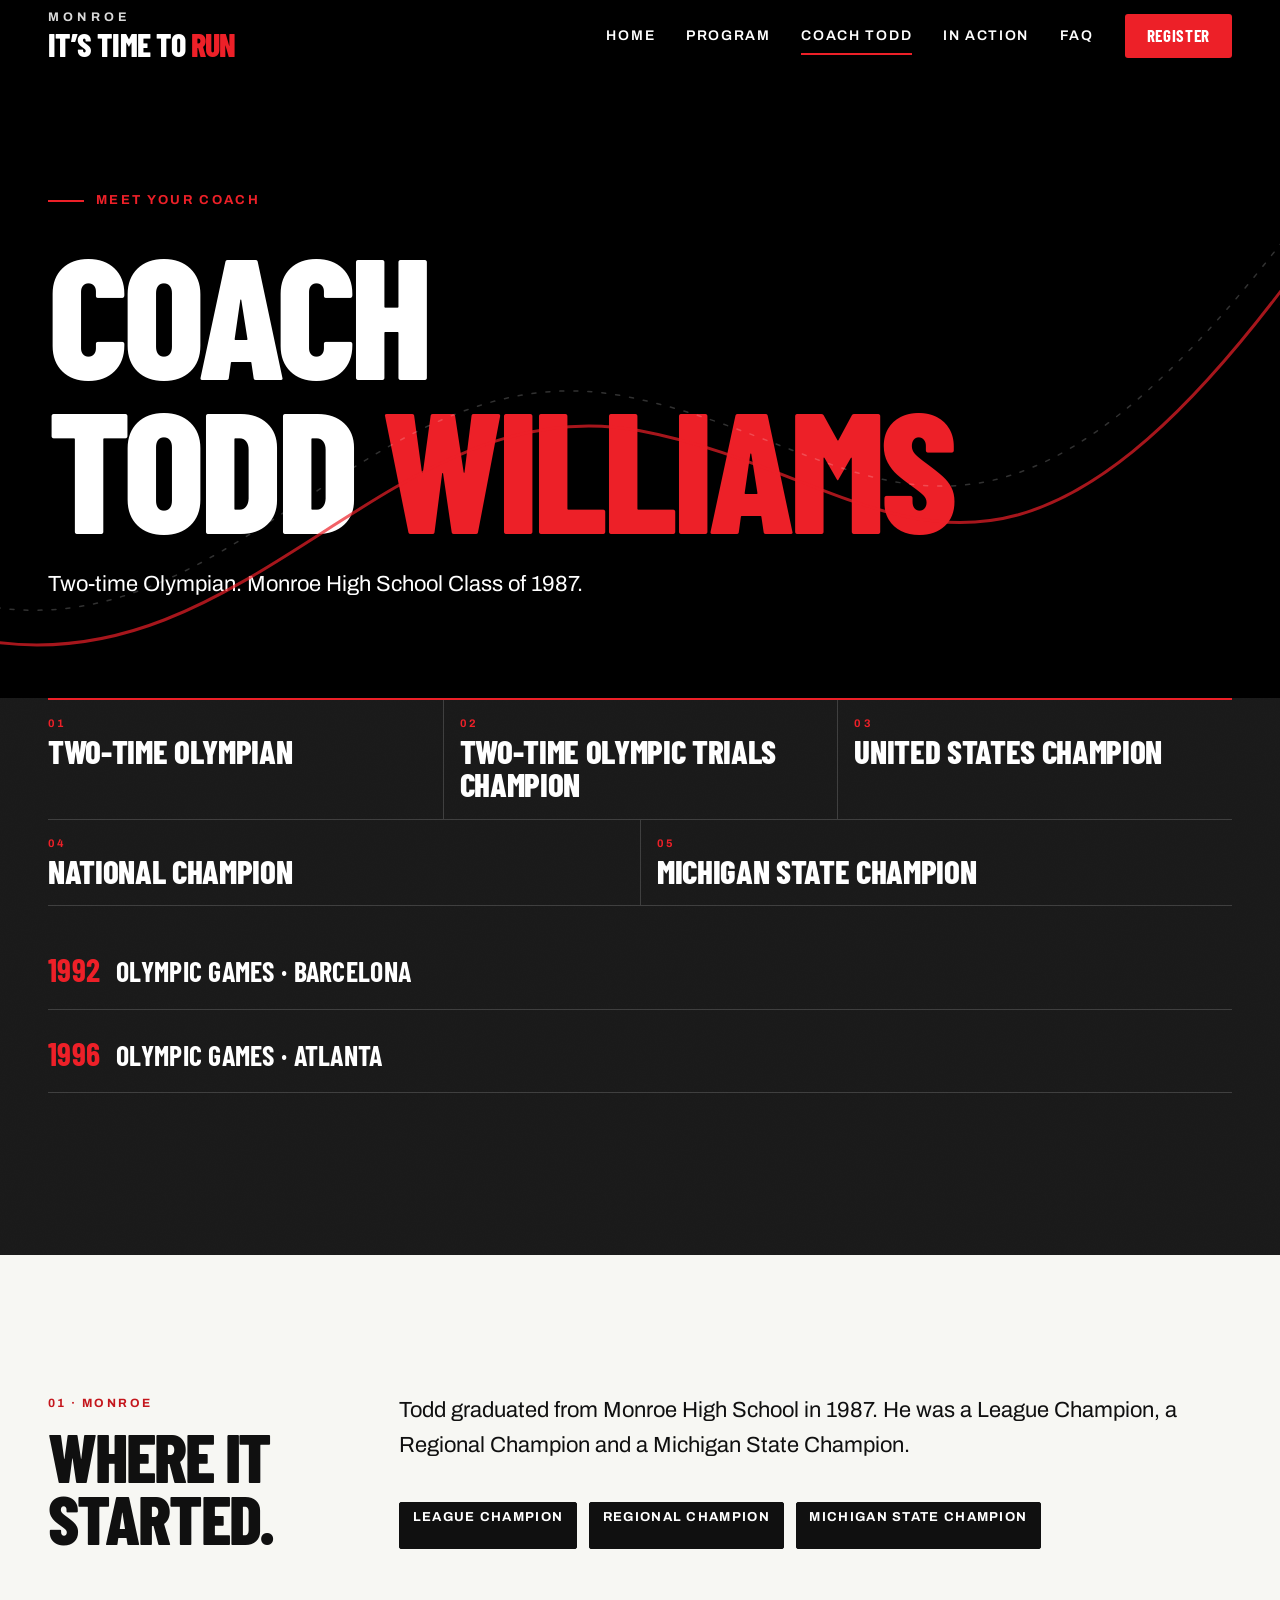
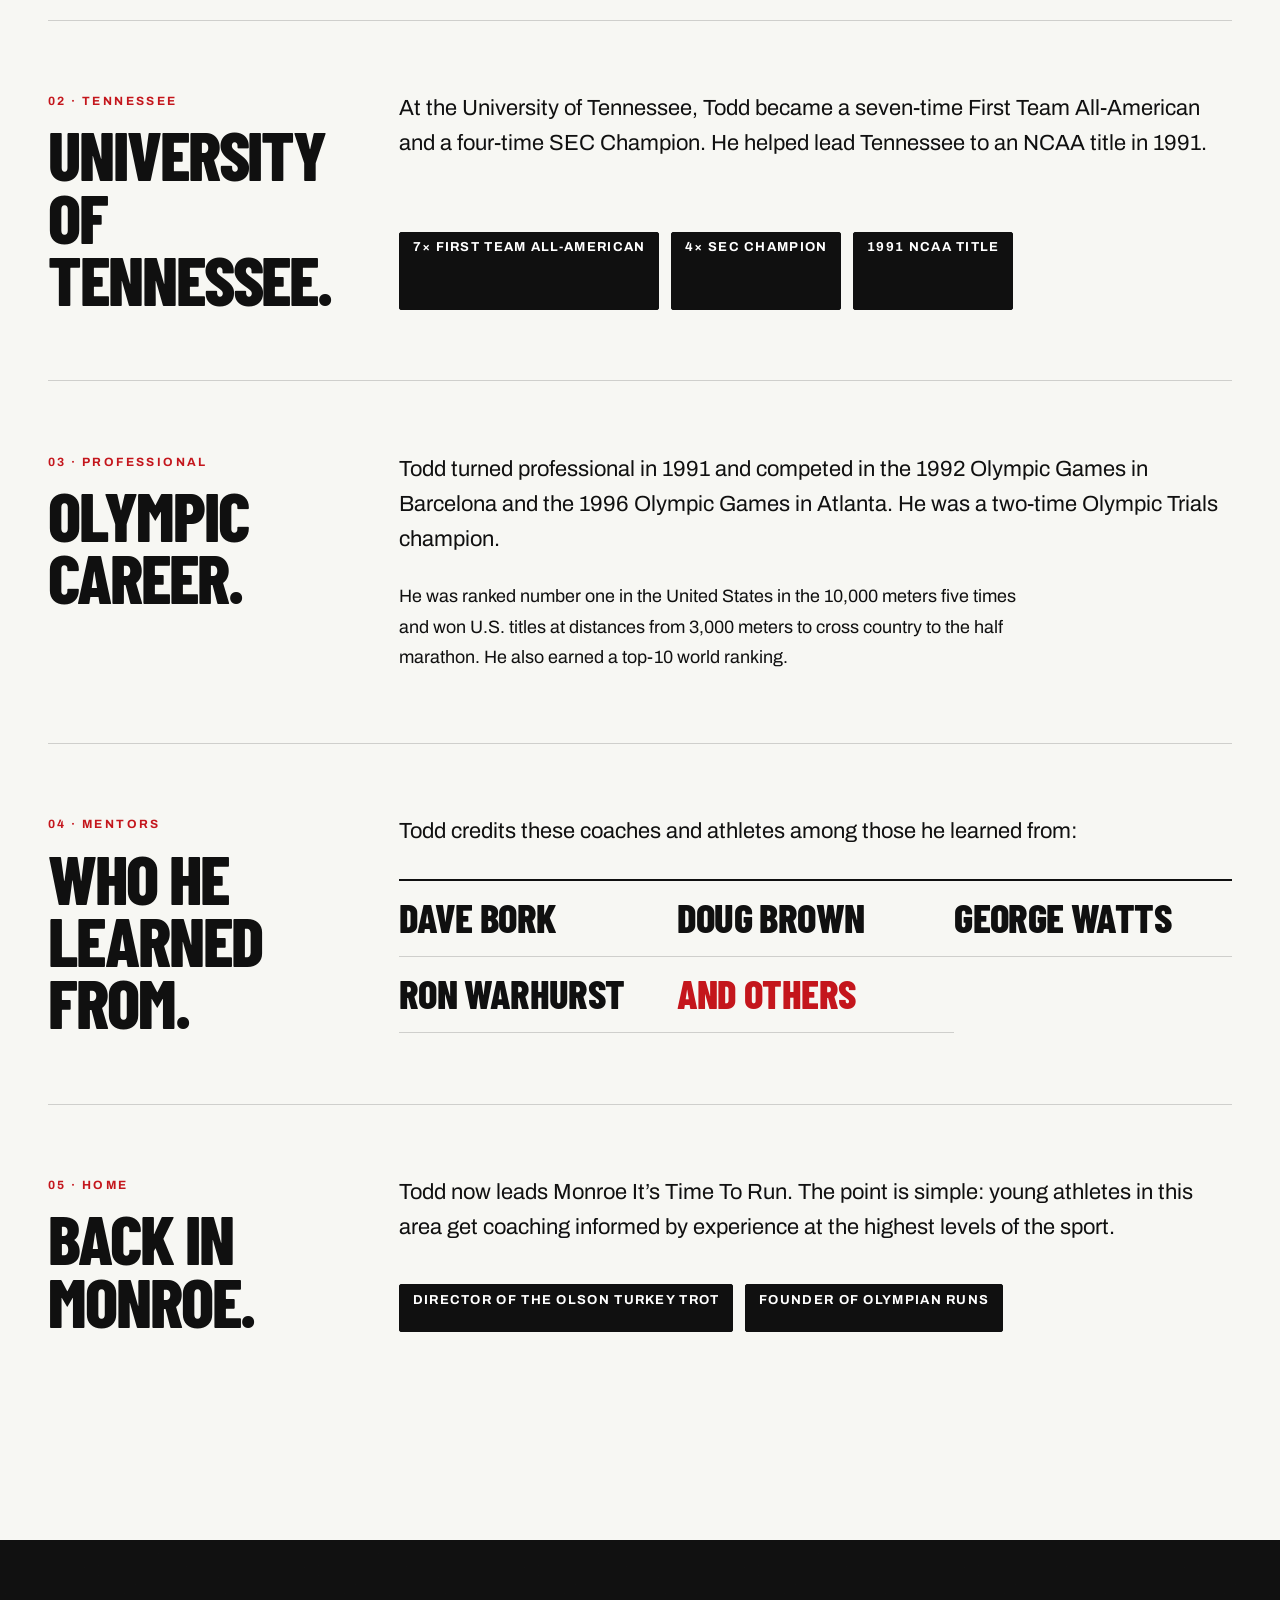
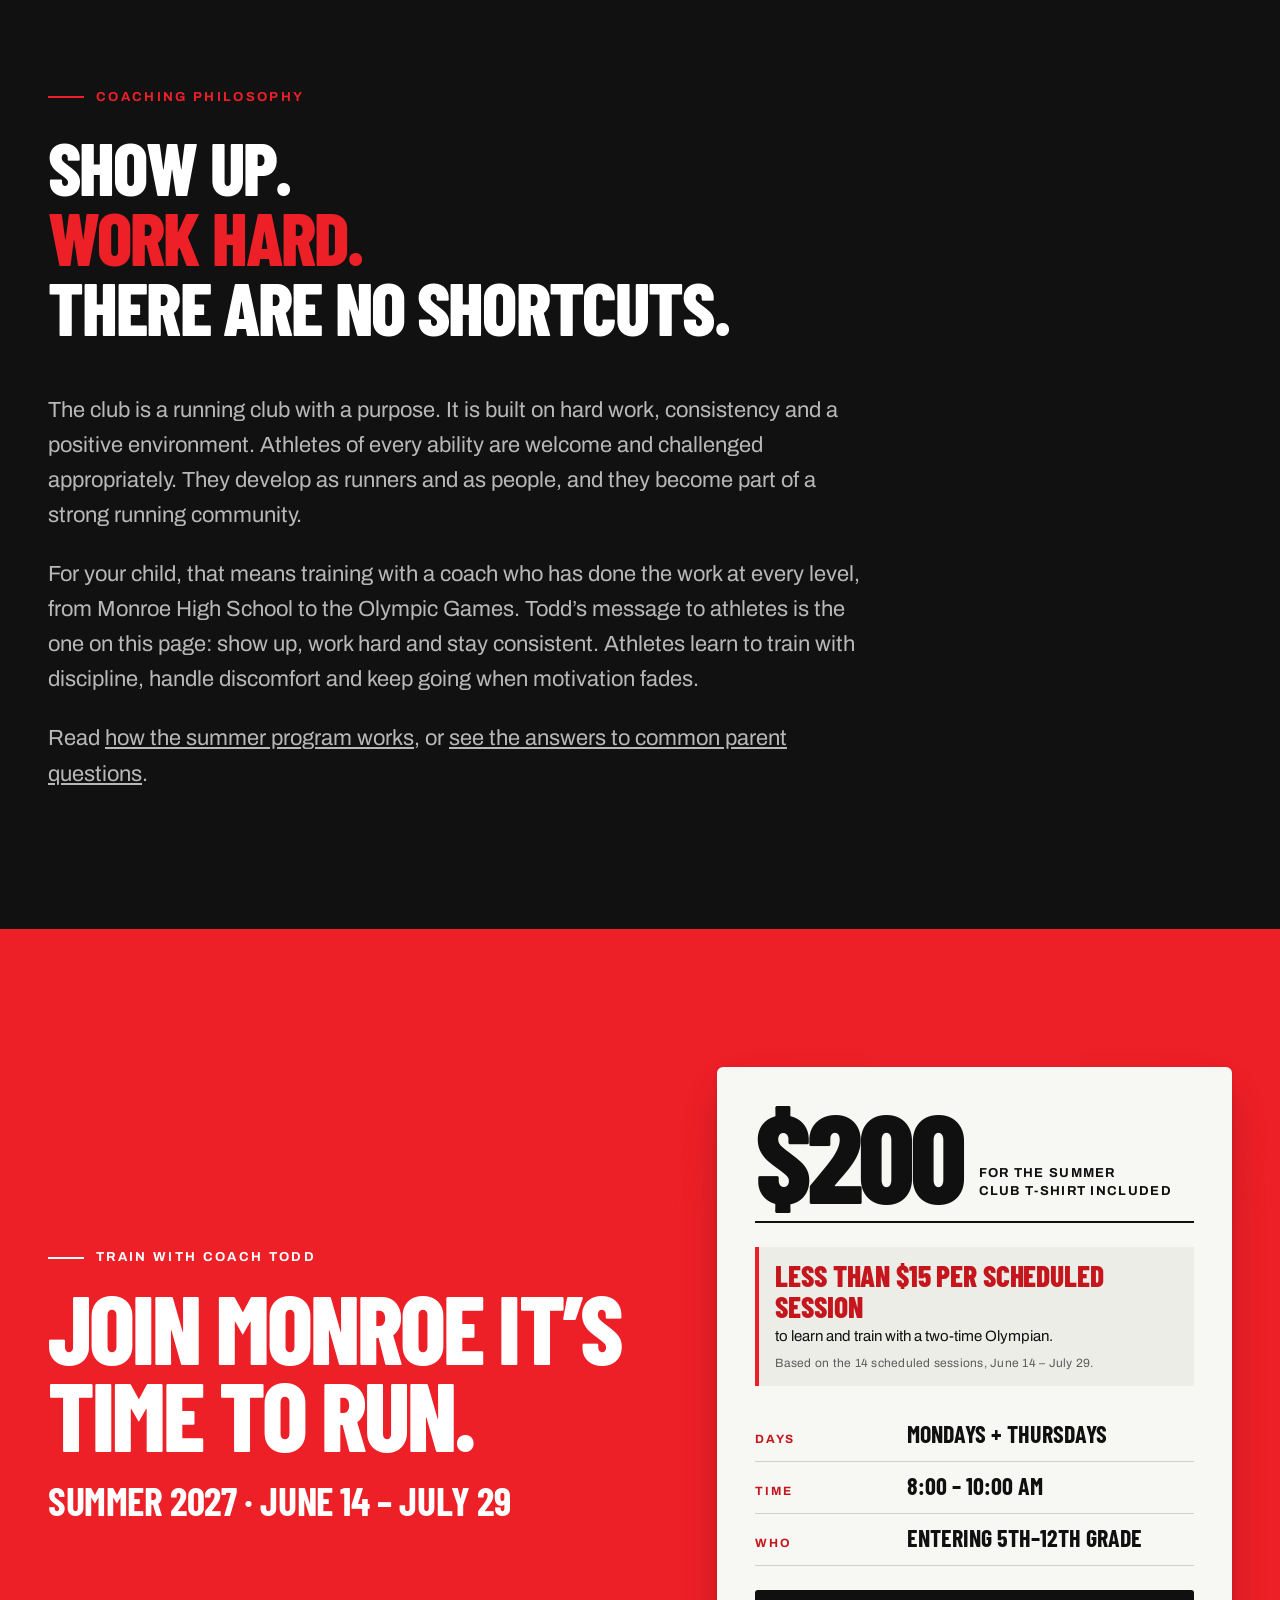
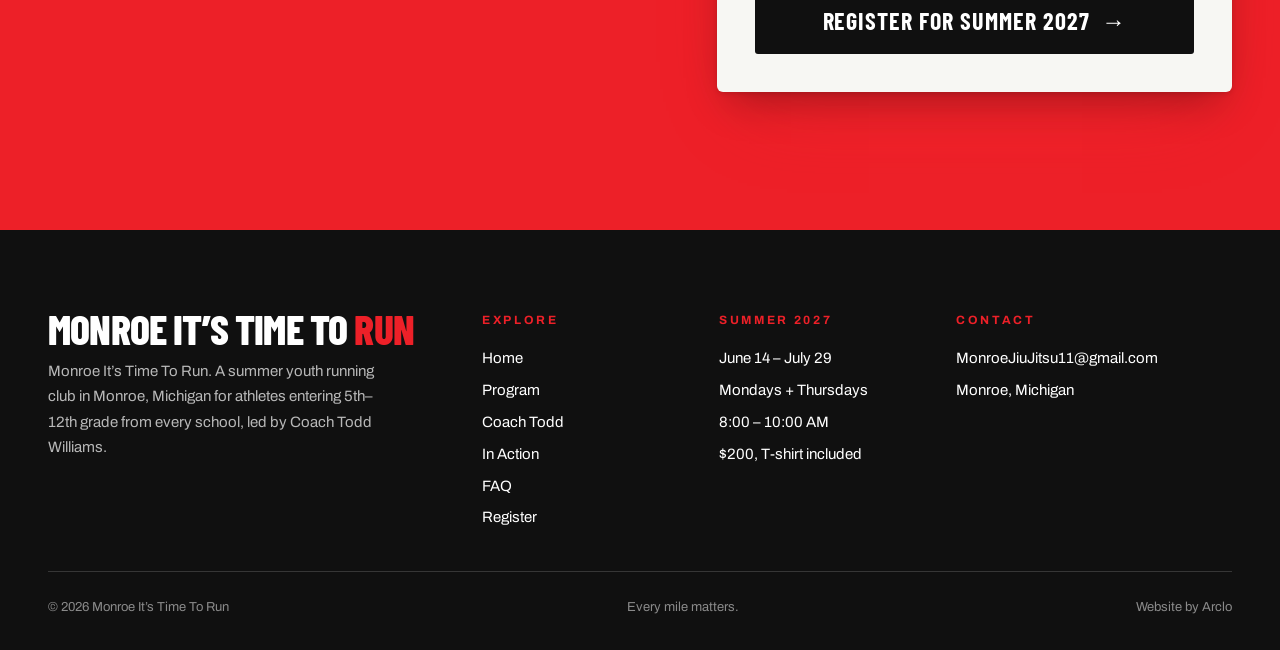
<file: coach-todd.html>
<!doctype html>
<html lang="en">
<head>
<meta charset="utf-8">
<meta name="viewport" content="width=device-width, initial-scale=1">
<title>Coach Todd Williams | Olympian Running Coach, Monroe MI</title>
<meta name="description" content="Meet Todd Williams: two-time Olympian, two-time Olympic Trials champion and Monroe High School Class of 1987, now coaching young runners in Monroe, MI.">
<link rel="canonical" href="https://www.monroeitstimetorun.com/coach-todd">
<meta name="theme-color" content="#000000">
<meta property="og:site_name" content="Monroe It’s Time To Run">
<meta property="og:locale" content="en_US">
<meta property="og:type" content="website">
<meta property="og:url" content="https://www.monroeitstimetorun.com/coach-todd">
<meta property="og:title" content="Coach Todd Williams | Olympian Running Coach, Monroe MI">
<meta property="og:description" content="Meet Todd Williams: two-time Olympian, two-time Olympic Trials champion and Monroe High School Class of 1987, now coaching young runners in Monroe, MI.">
<meta property="og:image" content="https://www.monroeitstimetorun.com/assets/media/og-share.jpg">
<meta property="og:image:width" content="1200">
<meta property="og:image:height" content="630">
<meta property="og:image:alt" content="Young runners charging up a grass hill at a Monroe It’s Time To Run workout">
<meta name="twitter:card" content="summary_large_image">
<meta name="twitter:title" content="Coach Todd Williams | Olympian Running Coach, Monroe MI">
<meta name="twitter:description" content="Meet Todd Williams: two-time Olympian, two-time Olympic Trials champion and Monroe High School Class of 1987, now coaching young runners in Monroe, MI.">
<meta name="twitter:image" content="https://www.monroeitstimetorun.com/assets/media/og-share.jpg">
<script type="application/ld+json">{"@context":"https://schema.org","@type":"Person","@id":"https://www.monroeitstimetorun.com/coach-todd#todd-williams","name":"Todd Williams","url":"https://www.monroeitstimetorun.com/coach-todd","jobTitle":"Coach, Monroe It’s Time To Run","description":"Two-time Olympian (1992 Barcelona, 1996 Atlanta), two-time Olympic Trials champion, Michigan state champion and seven-time First Team All-American at the University of Tennessee. Coach of Monroe It’s Time To Run.","alumniOf":[{"@type":"EducationalOrganization","name":"Monroe High School"},{"@type":"CollegeOrUniversity","name":"University of Tennessee"}],"worksFor":[{"@type":"SportsOrganization","@id":"https://www.monroeitstimetorun.com/#organization","name":"Monroe It’s Time To Run Club","url":"https://www.monroeitstimetorun.com/"}],"award":["Two-time Olympic Trials champion","Michigan state champion","Seven-time First Team All-American, University of Tennessee","Four-time SEC champion"]}</script>
<link rel="icon" href="/favicon.svg" type="image/svg+xml">
<link rel="icon" href="/favicon.ico" sizes="48x48">
<link rel="icon" href="/favicon-32.png" type="image/png" sizes="32x32">
<link rel="icon" href="/favicon-192.png" type="image/png" sizes="192x192">
<link rel="apple-touch-icon" href="/apple-touch-icon.png">
<link rel="preconnect" href="https://fonts.googleapis.com">
<link rel="preconnect" href="https://fonts.gstatic.com" crossorigin>
<link href="https://fonts.googleapis.com/css2?family=Archivo:wght@400;500;600;700&family=Barlow+Condensed:wght@500;600;700;800&display=swap" rel="stylesheet">
<link rel="stylesheet" href="assets/css/styles.css">
</head>
<body>
<a class="skip-link" href="#main">Skip to content</a>
<header class="site-header" id="top">
  <div class="container site-header__inner">
    <!-- TODO: temporary type-based wordmark. Replace when a final club logo exists. -->
    <a class="wordmark" href="/" aria-label="Monroe It’s Time To Run, home">
      <span class="wordmark__top">Monroe</span>
      <span class="wordmark__main">It’s Time To <b>Run</b></span>
    </a>
    <nav class="nav" aria-label="Primary">
      <a href="/">Home</a>
      <a href="/program">Program</a>
      <a href="/coach-todd" aria-current="page">Coach Todd</a>
      <a href="/in-action">In Action</a>
      <a href="/faq">FAQ</a>
      <a class="btn btn--primary" href="/register">Register</a>
    </nav>
    <button class="menu-toggle" type="button" aria-expanded="false" aria-controls="mobile-menu" aria-label="Open menu"><span></span><span></span><span></span></button>
  </div>
</header>
<div class="mobile-menu" id="mobile-menu">
  <nav aria-label="Mobile">
    <ul>
      <li><a href="/">Home<small>01</small></a></li>
      <li><a href="/program">Program<small>02</small></a></li>
      <li><a href="/coach-todd" aria-current="page">Coach Todd<small>03</small></a></li>
      <li><a href="/in-action">In Action<small>04</small></a></li>
      <li><a href="/faq">FAQ<small>05</small></a></li>
    </ul>
  </nav>
  <a class="btn btn--primary btn--lg" href="/register">Register for Summer 2027 <span class="arr" aria-hidden="true">→</span></a>
  <p class="mobile-menu__foot">Monroe, Michigan · Led by Coach Todd Williams</p>
</div>
<main id="main">
<section class="page-hero dark dark--deep grain glow" data-sticky-after>
  <svg class="hero__course" viewBox="0 0 1440 600" preserveAspectRatio="none" aria-hidden="true"><path class="c1" d="M-20 520 C 260 560, 420 300, 700 340 S 1100 560, 1470 180"/><path class="c2" d="M-20 550 C 280 590, 440 330, 720 370 S 1120 590, 1470 220"/></svg>
  <div class="container">
    <span class="eyebrow">Meet your coach</span>
    <h1 class="display">Coach<br>Todd <span class="accent">Williams</span></h1>
    <p class="lead">Two-time Olympian. Monroe High School Class of 1987.</p>
  </div>
  <!-- TODO (assets): Wide Coach Todd competition/Olympic-era photo (21:9) belongs below the page intro. Hidden until a real photo is supplied; restore a <div class="ph"><img ...></div> here. -->
</section>

<section class="section dark grain" style="padding-top:0" aria-labelledby="cred-title">
  <div class="container">
    <h2 id="cred-title" class="sr-only">Credentials</h2>
    <ul class="creds creds--5" aria-label="Credentials" style="margin-top:0">
      <li><small>01</small>Two-time Olympian</li>
      <li><small>02</small>Two-time Olympic Trials champion</li>
      <li><small>03</small>United States champion</li>
      <li><small>04</small>National champion</li>
      <li><small>05</small>Michigan state champion</li>
    </ul>
    <ul class="games"><li><b>1992</b> Olympic Games · Barcelona</li><li><b>1996</b> Olympic Games · Atlanta</li></ul>
    <!-- TODO: Confirm World Championship Team count with Todd: onboarding form contains both 9-time and 7-time. Count intentionally NOT displayed anywhere on the site. -->
  </div>
</section>

<section class="section on-light" aria-label="Biography">
  <div class="container">
    <div class="chapter" style="border-top:0;padding-top:0">
      <div class="chapter__head"><small>01 · MONROE</small><h2 class="display">Where it<br>started.</h2></div>
      <div class="chapter__body">
        <p class="lead prose">Todd graduated from Monroe High School in 1987. He was a League Champion, a Regional Champion and a Michigan State Champion.</p>
        <div class="stat-row"><span class="chip chip--fill">League Champion</span><span class="chip chip--fill">Regional Champion</span><span class="chip chip--fill">Michigan State Champion</span></div>
      </div>
    </div>
    <div class="chapter">
      <div class="chapter__head"><small>02 · TENNESSEE</small><h2 class="display">University of<br>Tennessee.</h2></div>
      <div class="chapter__body">
        <p class="lead prose">At the University of Tennessee, Todd became a seven-time First Team All-American and a four-time SEC Champion. He helped lead Tennessee to an NCAA title in 1991.</p>
        <div class="stat-row"><span class="chip chip--fill">7× First Team All-American</span><span class="chip chip--fill">4× SEC Champion</span><span class="chip chip--fill">1991 NCAA Title</span></div>
      </div>
    </div>
    <div class="chapter">
      <div class="chapter__head"><small>03 · PROFESSIONAL</small><h2 class="display">Olympic<br>career.</h2></div>
      <div class="chapter__body">
        <p class="lead prose">Todd turned professional in 1991 and competed in the 1992 Olympic Games in Barcelona and the 1996 Olympic Games in Atlanta. He was a two-time Olympic Trials champion.</p>
        <p class="prose">He was ranked number one in the United States in the 10,000 meters five times and won U.S. titles at distances from 3,000 meters to cross country to the half marathon. He also earned a top-10 world ranking.</p>
        <!-- TODO (assets): Racing photo of Todd as a professional or at the Olympics (16:9). Hidden until a real photo is supplied; restore a <div class="ph"><img ...></div> here. -->
      </div>
    </div>
    <div class="chapter">
      <div class="chapter__head"><small>04 · MENTORS</small><h2 class="display">Who he<br>learned from.</h2></div>
      <div class="chapter__body">
        <p class="lead prose">Todd credits these coaches and athletes among those he learned from:</p>
        <ul class="names"><li>Dave Bork</li><li>Doug Brown</li><li>George Watts</li><li>Ron Warhurst</li><li class="etc">And others</li></ul>
        <!-- Keep relationships as supplied: "learned from". Do not add titles or detail without client input. -->
      </div>
    </div>
    <div class="chapter">
      <div class="chapter__head"><small>05 · HOME</small><h2 class="display">Back in<br>Monroe.</h2></div>
      <div class="chapter__body">
        <p class="lead prose">Todd now leads Monroe It’s Time To Run. The point is simple: young athletes in this area get coaching informed by experience at the highest levels of the sport.</p>
        <div class="stat-row"><span class="chip chip--fill">Director of the Olson Turkey Trot</span><span class="chip chip--fill">Founder of Olympian Runs</span></div>
      </div>
    </div>
  </div>
</section>

<section class="section dark dark--ink grain" aria-labelledby="phil">
  <div class="container">
    <span class="eyebrow">Coaching philosophy</span>
    <h2 id="phil" class="sr-only">Coaching philosophy</h2>
    <p class="pullquote reveal" style="margin-top:1.5rem">Show up.<br><span>Work hard.</span><br>There are no shortcuts.</p>
    <div class="prose lead muted" style="margin-top:clamp(2rem,4vw,3.5rem)">
      <p>The club is a running club with a purpose. It is built on hard work, consistency and a positive environment. Athletes of every ability are welcome and challenged appropriately. They develop as runners and as people, and they become part of a strong running community.</p>
      <p>For your child, that means training with a coach who has done the work at every level, from Monroe High School to the Olympic Games. Todd’s message to athletes is the one on this page: show up, work hard and stay consistent. Athletes learn to train with discipline, handle discomfort and keep going when motivation fades.</p>
      <p>Read <a href="/program">how the summer program works</a>, or <a href="/faq">see the answers to common parent questions</a>.</p>
    </div>
  </div>
</section>

<section class="section reg" data-sticky-hide aria-labelledby="c-reg">
  <div class="container">
    <div class="reg__grid">
      <div><span class="eyebrow">Train with Coach Todd</span><h2 id="c-reg" class="display" style="margin-top:1rem;font-size:clamp(2.9rem,1.2rem + 6vw,6.5rem)">Join Monroe It’s Time To Run.</h2><p class="reg__lede">Summer 2027 · June 14 – July 29</p></div>
      <div class="ticket">
        <div class="ticket__price"><b>$200</b><span>For the summer<br>Club T-shirt included</span></div>
        <p class="ticket__value"><b>Less than $15 per scheduled session</b> to learn and train with a two-time Olympian.<small>Based on the 14 scheduled sessions, June 14 – July 29.</small></p>
        <dl><div><dt>Days</dt><dd>Mondays + Thursdays</dd></div><div><dt>Time</dt><dd>8:00 – 10:00 AM</dd></div><div><dt>Who</dt><dd>Entering 5th–12th grade</dd></div></dl>
        <a class="btn btn--primary btn--lg" href="/register">Register for Summer 2027 <span class="arr" aria-hidden="true">→</span></a>
      </div>
    </div>
  </div>
</section>
</main>
<footer class="site-footer">
  <div class="container">
    <div class="site-footer__grid">
      <div>
        <p class="wordmark__main display" style="font-size:2.6rem;color:#fff;max-width:none">Monroe It’s Time To <span class="accent">Run</span></p>
        <p style="margin-top:.75rem">Monroe It’s Time To Run. A summer youth running club in Monroe, Michigan for athletes entering 5th–12th grade from every school, led by Coach Todd Williams.</p>
      </div>
      <div>
        <h2>Explore</h2>
        <ul><li><a href="/">Home</a></li><li><a href="/program">Program</a></li><li><a href="/coach-todd">Coach Todd</a></li><li><a href="/in-action">In Action</a></li><li><a href="/faq">FAQ</a></li><li><a href="/register">Register</a></li></ul>
      </div>
      <div>
        <h2>Summer 2027</h2>
        <ul><li>June 14 – July 29</li><li>Mondays + Thursdays</li><li>8:00 – 10:00 AM</li><li>$200, T-shirt included</li></ul>
      </div>
      <div>
        <h2>Contact</h2>
        <ul><li><a href="mailto:MonroeJiuJitsu11@gmail.com">MonroeJiuJitsu11@gmail.com</a></li><li>Monroe, Michigan</li></ul>
        <!-- TODO: social links. None supplied, so none shown. -->
      </div>
    </div>
    <div class="site-footer__legal">
      <span>© <span id="year">2027</span> Monroe It’s Time To Run</span>
      <span>Every mile matters.</span>
      <span><a href="https://getarclo.com" target="_blank" rel="noopener">Website by Arclo</a></span>
    </div>
  </div>
</footer>
<div class="sticky-cta" role="region" aria-label="Registration"><p><b>Summer 2027</b>June 14 – July 29 · $200</p><a class="btn btn--primary" href="/register">Register</a></div>
<script src="assets/js/main.js" defer></script>
</body>
</html>
</file>
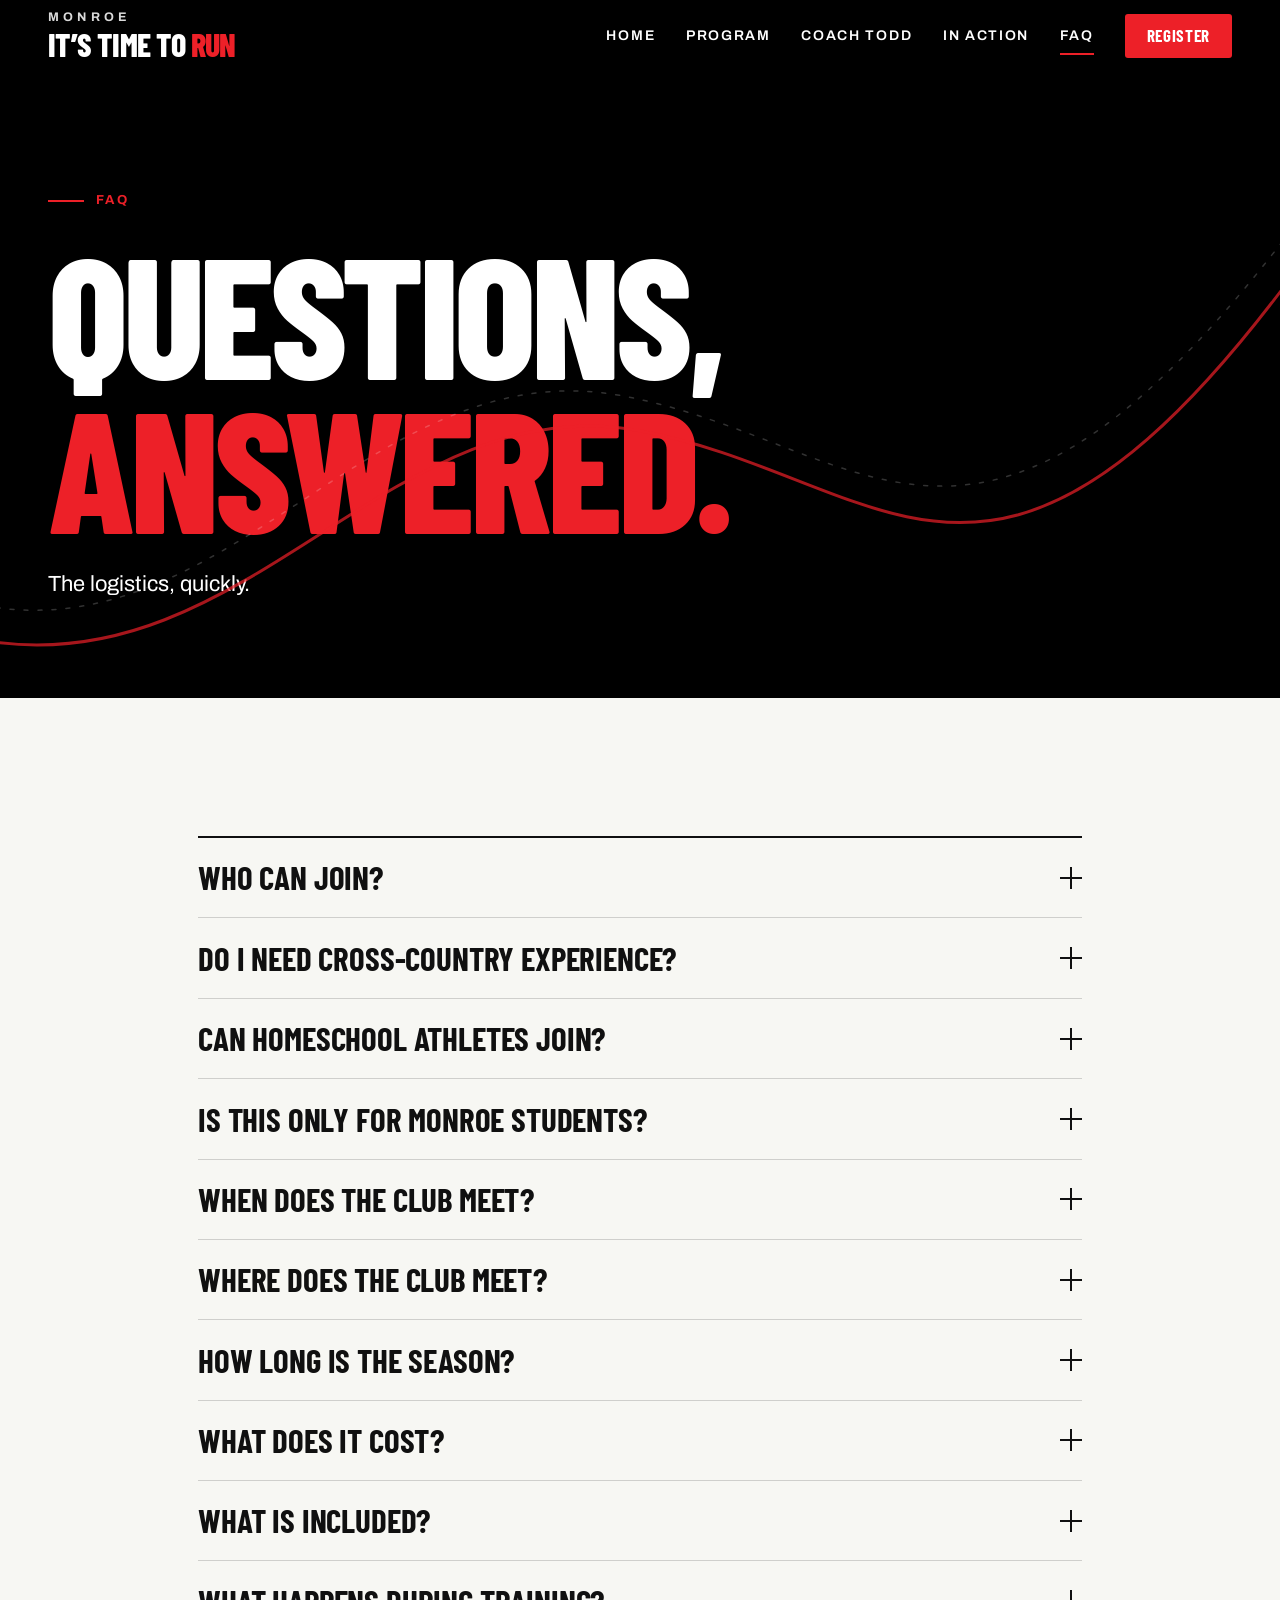
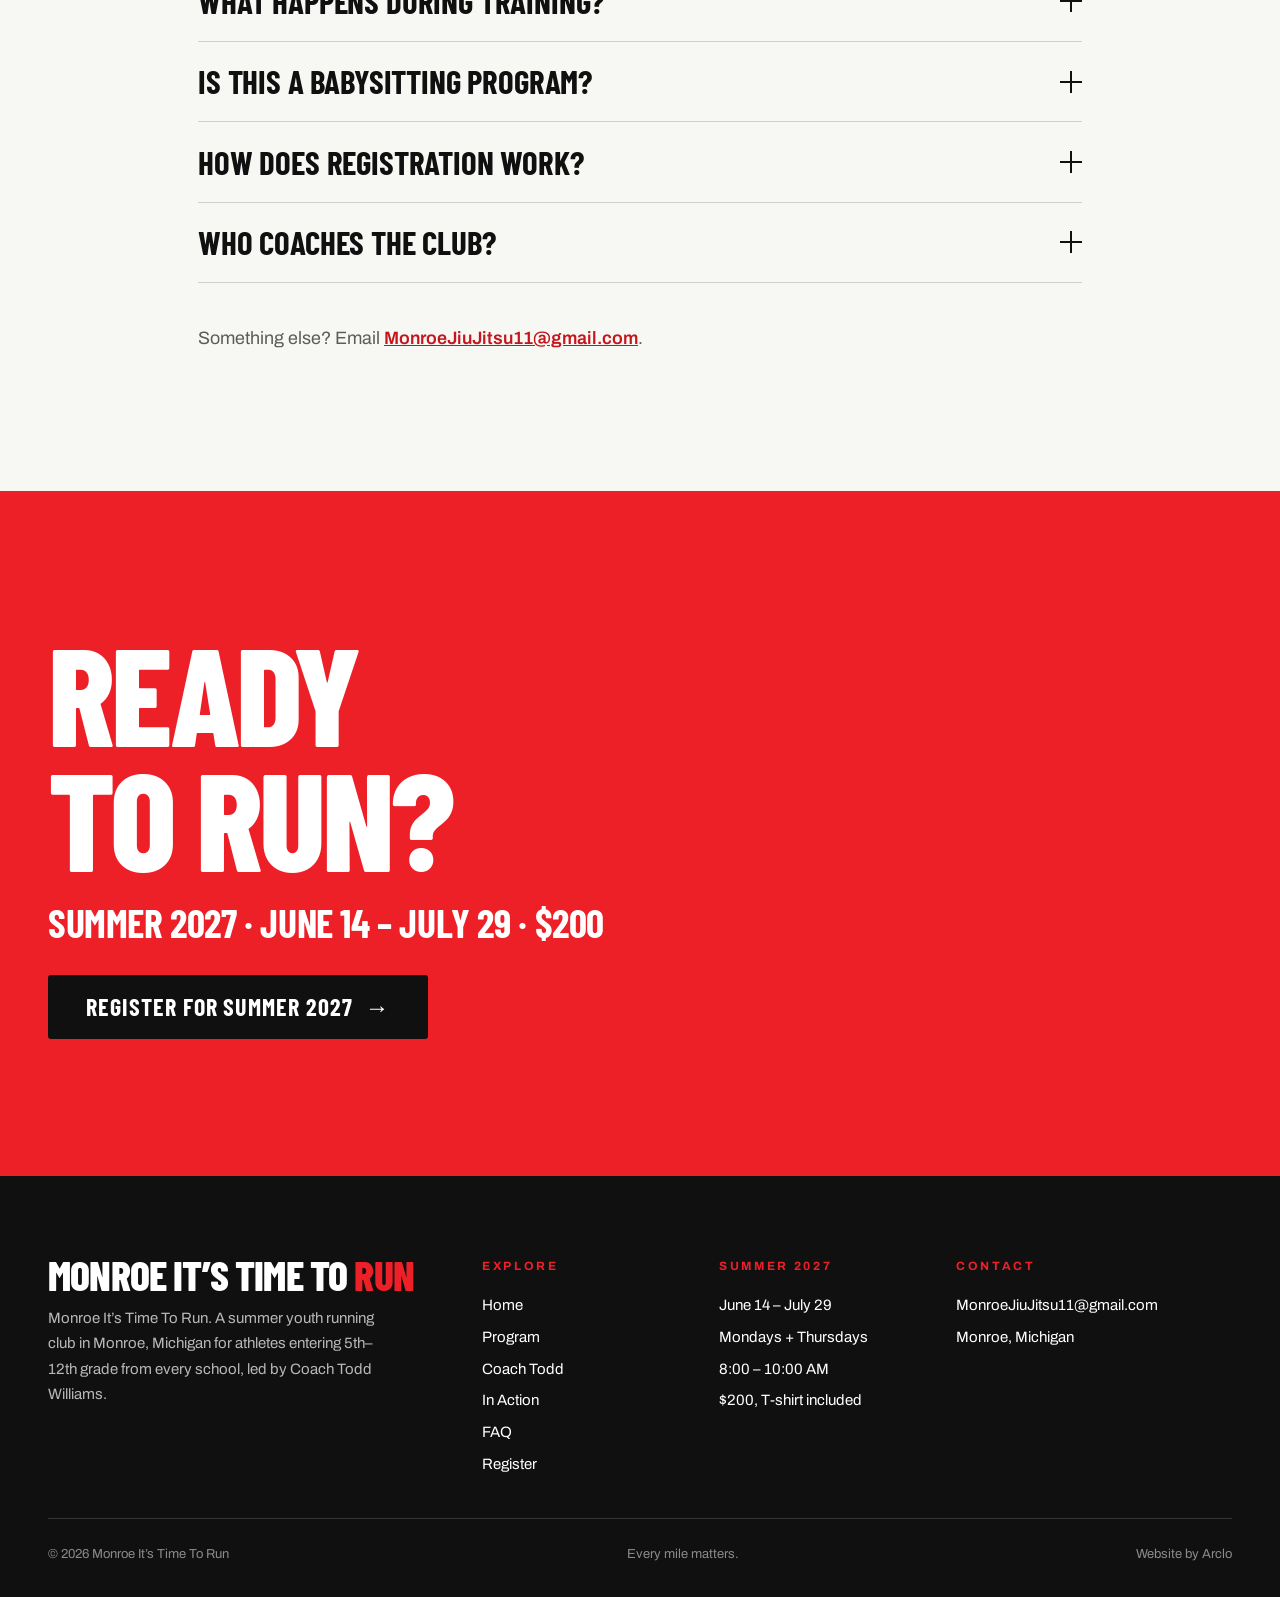
<file: faq.html>
<!doctype html>
<html lang="en">
<head>
<meta charset="utf-8">
<meta name="viewport" content="width=device-width, initial-scale=1">
<title>Youth Running Club FAQ | Monroe, MI | It’s Time To Run</title>
<meta name="description" content="Answers for parents: who can join, where the club meets, schedule, cost, what’s included and how registration works at Monroe It’s Time To Run in Monroe, MI.">
<link rel="canonical" href="https://www.monroeitstimetorun.com/faq">
<meta name="theme-color" content="#000000">
<meta property="og:site_name" content="Monroe It’s Time To Run">
<meta property="og:locale" content="en_US">
<meta property="og:type" content="website">
<meta property="og:url" content="https://www.monroeitstimetorun.com/faq">
<meta property="og:title" content="Youth Running Club FAQ | Monroe, MI | It’s Time To Run">
<meta property="og:description" content="Answers for parents: who can join, where the club meets, schedule, cost, what’s included and how registration works at Monroe It’s Time To Run in Monroe, MI.">
<meta property="og:image" content="https://www.monroeitstimetorun.com/assets/media/og-share.jpg">
<meta property="og:image:width" content="1200">
<meta property="og:image:height" content="630">
<meta property="og:image:alt" content="Young runners charging up a grass hill at a Monroe It’s Time To Run workout">
<meta name="twitter:card" content="summary_large_image">
<meta name="twitter:title" content="Youth Running Club FAQ | Monroe, MI | It’s Time To Run">
<meta name="twitter:description" content="Answers for parents: who can join, where the club meets, schedule, cost, what’s included and how registration works at Monroe It’s Time To Run in Monroe, MI.">
<meta name="twitter:image" content="https://www.monroeitstimetorun.com/assets/media/og-share.jpg">
<link rel="icon" href="/favicon.svg" type="image/svg+xml">
<link rel="icon" href="/favicon.ico" sizes="48x48">
<link rel="icon" href="/favicon-32.png" type="image/png" sizes="32x32">
<link rel="icon" href="/favicon-192.png" type="image/png" sizes="192x192">
<link rel="apple-touch-icon" href="/apple-touch-icon.png">
<link rel="preconnect" href="https://fonts.googleapis.com">
<link rel="preconnect" href="https://fonts.gstatic.com" crossorigin>
<link href="https://fonts.googleapis.com/css2?family=Archivo:wght@400;500;600;700&family=Barlow+Condensed:wght@500;600;700;800&display=swap" rel="stylesheet">
<link rel="stylesheet" href="assets/css/styles.css">
</head>
<body>
<a class="skip-link" href="#main">Skip to content</a>
<header class="site-header" id="top">
  <div class="container site-header__inner">
    <!-- TODO: temporary type-based wordmark. Replace when a final club logo exists. -->
    <a class="wordmark" href="/" aria-label="Monroe It’s Time To Run, home">
      <span class="wordmark__top">Monroe</span>
      <span class="wordmark__main">It’s Time To <b>Run</b></span>
    </a>
    <nav class="nav" aria-label="Primary">
      <a href="/">Home</a>
      <a href="/program">Program</a>
      <a href="/coach-todd">Coach Todd</a>
      <a href="/in-action">In Action</a>
      <a href="/faq" aria-current="page">FAQ</a>
      <a class="btn btn--primary" href="/register">Register</a>
    </nav>
    <button class="menu-toggle" type="button" aria-expanded="false" aria-controls="mobile-menu" aria-label="Open menu"><span></span><span></span><span></span></button>
  </div>
</header>
<div class="mobile-menu" id="mobile-menu">
  <nav aria-label="Mobile">
    <ul>
      <li><a href="/">Home<small>01</small></a></li>
      <li><a href="/program">Program<small>02</small></a></li>
      <li><a href="/coach-todd">Coach Todd<small>03</small></a></li>
      <li><a href="/in-action">In Action<small>04</small></a></li>
      <li><a href="/faq" aria-current="page">FAQ<small>05</small></a></li>
    </ul>
  </nav>
  <a class="btn btn--primary btn--lg" href="/register">Register for Summer 2027 <span class="arr" aria-hidden="true">→</span></a>
  <p class="mobile-menu__foot">Monroe, Michigan · Led by Coach Todd Williams</p>
</div>
<script type="application/ld+json">{"@context":"https://schema.org","@type":"FAQPage","mainEntity":[{"@type":"Question","name":"Who can join?","acceptedAnswer":{"@type":"Answer","text":"Runners entering 5th through 12th grade from any school. Homeschool athletes are welcome. Beginners through experienced competitors are welcome."}},{"@type":"Question","name":"Do I need cross-country experience?","acceptedAnswer":{"@type":"Answer","text":"No. You don’t have to be fast and you don’t have to be experienced. You do have to be willing to run, work and get better."}},{"@type":"Question","name":"Can homeschool athletes join?","acceptedAnswer":{"@type":"Answer","text":"Yes. The club is open to all schools, including homeschool athletes."}},{"@type":"Question","name":"Is this only for Monroe students?","acceptedAnswer":{"@type":"Answer","text":"No. The club is independent of any one school. Last year athletes represented 13 different schools, including Monroe High School, Monroe Middle School, Jefferson, Ida, Trinity Lutheran, Carlson, Summerfield and St. Mary Catholic Central."}},{"@type":"Question","name":"When does the club meet?","acceptedAnswer":{"@type":"Answer","text":"Mondays and Thursdays, 8:00 to 10:00 AM. All sessions are finished by 10:00 AM."}},{"@type":"Question","name":"Where does the club meet?","acceptedAnswer":{"@type":"Answer","text":"Munson Park in Monroe, Michigan, on the back left soccer field. Look for the Monroe Flag."}},{"@type":"Question","name":"How long is the season?","acceptedAnswer":{"@type":"Answer","text":"June 14 through July 29, 2027."}},{"@type":"Question","name":"What does it cost?","acceptedAnswer":{"@type":"Answer","text":"$200 for the summer, with a club T-shirt included. That is less than $15 per scheduled session (14 sessions, June 14 through July 29)."}},{"@type":"Question","name":"What is included?","acceptedAnswer":{"@type":"Answer","text":"A club T-shirt is included with registration."}},{"@type":"Question","name":"What happens during training?","acceptedAnswer":{"@type":"Answer","text":"Every session includes running, drills, strength, speed development and instruction, matched to age and ability. Groups can fit different experience levels."}},{"@type":"Question","name":"Is this a babysitting program?","acceptedAnswer":{"@type":"Answer","text":"No. It is a running club with a purpose. Athletes train in a positive, structured environment and learn distance-running fundamentals, along with consistency, teamwork, discipline and confidence."}},{"@type":"Question","name":"How does registration work?","acceptedAnswer":{"@type":"Answer","text":"Registration has two steps. First, complete the online form and e-sign the waiver on the registration page. Then pay the $200 through Todd’s PayPal link, which appears after you submit the form. Use the same email address in PayPal that you used on the form. Todd checks payments against registrations, and your registration is complete once he confirms yours. The site does not send automatic confirmation emails or verify payments on its own, so keep the reference number you see after you submit."}},{"@type":"Question","name":"Who coaches the club?","acceptedAnswer":{"@type":"Answer","text":"Todd Williams, a two-time Olympian and Monroe High School Class of 1987. Read more on the Coach Todd page."}}]}</script>
<main id="main">
<section class="page-hero dark dark--deep grain glow" data-sticky-after>
  <svg class="hero__course" viewBox="0 0 1440 600" preserveAspectRatio="none" aria-hidden="true"><path class="c1" d="M-20 520 C 260 560, 420 300, 700 340 S 1100 560, 1470 180"/><path class="c2" d="M-20 550 C 280 590, 440 330, 720 370 S 1120 590, 1470 220"/></svg>
  <div class="container">
    <span class="eyebrow">FAQ</span>
    <h1 class="display">Questions,<br><span class="accent">answered.</span></h1>
    <p class="lead">The logistics, quickly.</p>
  </div>
</section>
<section class="section on-light" aria-label="Frequently asked questions">
  <div class="container narrow" style="max-width:980px">
    <div class="faq"><div class="faq-item">
  <h3><button class="faq-q" type="button" aria-expanded="false" aria-controls="f-a0" id="f-q0"><span>Who can join?</span><span class="faq-q__icon" aria-hidden="true"></span></button></h3>
  <div class="faq-a" id="f-a0" role="region" aria-labelledby="f-q0" hidden><p>Runners entering 5th through 12th grade from any school. Homeschool athletes are welcome. Beginners through experienced competitors are welcome.</p></div>
</div>
<div class="faq-item">
  <h3><button class="faq-q" type="button" aria-expanded="false" aria-controls="f-a1" id="f-q1"><span>Do I need cross-country experience?</span><span class="faq-q__icon" aria-hidden="true"></span></button></h3>
  <div class="faq-a" id="f-a1" role="region" aria-labelledby="f-q1" hidden><p>No. You don’t have to be fast and you don’t have to be experienced. You do have to be willing to run, work and get better.</p></div>
</div>
<div class="faq-item">
  <h3><button class="faq-q" type="button" aria-expanded="false" aria-controls="f-a2" id="f-q2"><span>Can homeschool athletes join?</span><span class="faq-q__icon" aria-hidden="true"></span></button></h3>
  <div class="faq-a" id="f-a2" role="region" aria-labelledby="f-q2" hidden><p>Yes. The club is open to all schools, including homeschool athletes.</p></div>
</div>
<div class="faq-item">
  <h3><button class="faq-q" type="button" aria-expanded="false" aria-controls="f-a3" id="f-q3"><span>Is this only for Monroe students?</span><span class="faq-q__icon" aria-hidden="true"></span></button></h3>
  <div class="faq-a" id="f-a3" role="region" aria-labelledby="f-q3" hidden><p>No. The club is independent of any one school. Last year athletes represented 13 different schools, including Monroe High School, Monroe Middle School, Jefferson, Ida, Trinity Lutheran, Carlson, Summerfield and St. Mary Catholic Central.</p></div>
</div>
<div class="faq-item">
  <h3><button class="faq-q" type="button" aria-expanded="false" aria-controls="f-a4" id="f-q4"><span>When does the club meet?</span><span class="faq-q__icon" aria-hidden="true"></span></button></h3>
  <div class="faq-a" id="f-a4" role="region" aria-labelledby="f-q4" hidden><p>Mondays and Thursdays, 8:00 to 10:00 AM. All sessions are finished by 10:00 AM.</p></div>
</div>
<div class="faq-item">
  <h3><button class="faq-q" type="button" aria-expanded="false" aria-controls="f-a10" id="f-q10"><span>Where does the club meet?</span><span class="faq-q__icon" aria-hidden="true"></span></button></h3>
  <div class="faq-a" id="f-a10" role="region" aria-labelledby="f-q10" hidden><p>Munson Park in Monroe, Michigan, on the back left soccer field. Look for the Monroe Flag.</p></div>
</div>
<div class="faq-item">
  <h3><button class="faq-q" type="button" aria-expanded="false" aria-controls="f-a5" id="f-q5"><span>How long is the season?</span><span class="faq-q__icon" aria-hidden="true"></span></button></h3>
  <div class="faq-a" id="f-a5" role="region" aria-labelledby="f-q5" hidden><p>June 14 through July 29, 2027.</p></div>
</div>
<div class="faq-item">
  <h3><button class="faq-q" type="button" aria-expanded="false" aria-controls="f-a6" id="f-q6"><span>What does it cost?</span><span class="faq-q__icon" aria-hidden="true"></span></button></h3>
  <div class="faq-a" id="f-a6" role="region" aria-labelledby="f-q6" hidden><p>$200 for the summer, with a club T-shirt included. That is less than $15 per scheduled session (14 sessions, June 14 through July 29).</p></div>
</div>
<div class="faq-item">
  <h3><button class="faq-q" type="button" aria-expanded="false" aria-controls="f-a7" id="f-q7"><span>What is included?</span><span class="faq-q__icon" aria-hidden="true"></span></button></h3>
  <div class="faq-a" id="f-a7" role="region" aria-labelledby="f-q7" hidden><p>A club T-shirt is included with registration.</p></div>
</div>
<div class="faq-item">
  <h3><button class="faq-q" type="button" aria-expanded="false" aria-controls="f-a8" id="f-q8"><span>What happens during training?</span><span class="faq-q__icon" aria-hidden="true"></span></button></h3>
  <div class="faq-a" id="f-a8" role="region" aria-labelledby="f-q8" hidden><p>Every session includes running, drills, strength, speed development and instruction, matched to age and ability. Groups can fit different experience levels.</p></div>
</div>
<div class="faq-item">
  <h3><button class="faq-q" type="button" aria-expanded="false" aria-controls="f-a9" id="f-q9"><span>Is this a babysitting program?</span><span class="faq-q__icon" aria-hidden="true"></span></button></h3>
  <div class="faq-a" id="f-a9" role="region" aria-labelledby="f-q9" hidden><p>No. It is a running club with a purpose. Athletes train in a positive, structured environment and learn distance-running fundamentals, along with consistency, teamwork, discipline and confidence.</p></div>
</div>
<div class="faq-item">
  <h3><button class="faq-q" type="button" aria-expanded="false" aria-controls="f-a11" id="f-q11"><span>How does registration work?</span><span class="faq-q__icon" aria-hidden="true"></span></button></h3>
  <div class="faq-a" id="f-a11" role="region" aria-labelledby="f-q11" hidden><p>Registration has two steps. First, complete the online form and e-sign the waiver on the <a href="/register">registration page</a>. Then pay the $200 through Todd’s PayPal link, which appears after you submit the form. Use the same email address in PayPal that you used on the form. Todd checks payments against registrations, and your registration is complete once he confirms yours. The site does not send automatic confirmation emails or verify payments on its own, so keep the reference number you see after you submit.</p></div>
</div>
<div class="faq-item">
  <h3><button class="faq-q" type="button" aria-expanded="false" aria-controls="f-a12" id="f-q12"><span>Who coaches the club?</span><span class="faq-q__icon" aria-hidden="true"></span></button></h3>
  <div class="faq-a" id="f-a12" role="region" aria-labelledby="f-q12" hidden><p>Todd Williams, a two-time Olympian and Monroe High School Class of 1987. Read more on the <a href="/coach-todd">Coach Todd page</a>.</p></div>
</div>
</div>
    <p class="muted" style="margin-top:2.5rem">Something else? Email <a style="color:var(--accent-ink);font-weight:600" href="mailto:MonroeJiuJitsu11@gmail.com">MonroeJiuJitsu11@gmail.com</a>.</p>
  </div>
</section>
<section class="section reg" data-sticky-hide aria-labelledby="f-reg">
  <div class="container">
    <h2 id="f-reg" class="display" style="font-size:clamp(3.4rem,1.5rem + 9vw,9rem)">Ready<br>to run?</h2>
    <p class="reg__lede" style="margin-bottom:2rem">Summer 2027 · June 14 – July 29 · $200</p>
    <a class="btn btn--dark btn--lg" href="/register">Register for Summer 2027 <span class="arr" aria-hidden="true">→</span></a>
  </div>
</section>
</main>
<footer class="site-footer">
  <div class="container">
    <div class="site-footer__grid">
      <div>
        <p class="wordmark__main display" style="font-size:2.6rem;color:#fff;max-width:none">Monroe It’s Time To <span class="accent">Run</span></p>
        <p style="margin-top:.75rem">Monroe It’s Time To Run. A summer youth running club in Monroe, Michigan for athletes entering 5th–12th grade from every school, led by Coach Todd Williams.</p>
      </div>
      <div>
        <h2>Explore</h2>
        <ul><li><a href="/">Home</a></li><li><a href="/program">Program</a></li><li><a href="/coach-todd">Coach Todd</a></li><li><a href="/in-action">In Action</a></li><li><a href="/faq">FAQ</a></li><li><a href="/register">Register</a></li></ul>
      </div>
      <div>
        <h2>Summer 2027</h2>
        <ul><li>June 14 – July 29</li><li>Mondays + Thursdays</li><li>8:00 – 10:00 AM</li><li>$200, T-shirt included</li></ul>
      </div>
      <div>
        <h2>Contact</h2>
        <ul><li><a href="mailto:MonroeJiuJitsu11@gmail.com">MonroeJiuJitsu11@gmail.com</a></li><li>Monroe, Michigan</li></ul>
        <!-- TODO: social links. None supplied, so none shown. -->
      </div>
    </div>
    <div class="site-footer__legal">
      <span>© <span id="year">2027</span> Monroe It’s Time To Run</span>
      <span>Every mile matters.</span>
      <span><a href="https://getarclo.com" target="_blank" rel="noopener">Website by Arclo</a></span>
    </div>
  </div>
</footer>
<div class="sticky-cta" role="region" aria-label="Registration"><p><b>Summer 2027</b>June 14 – July 29 · $200</p><a class="btn btn--primary" href="/register">Register</a></div>
<script src="assets/js/main.js" defer></script>
</body>
</html>
</file>
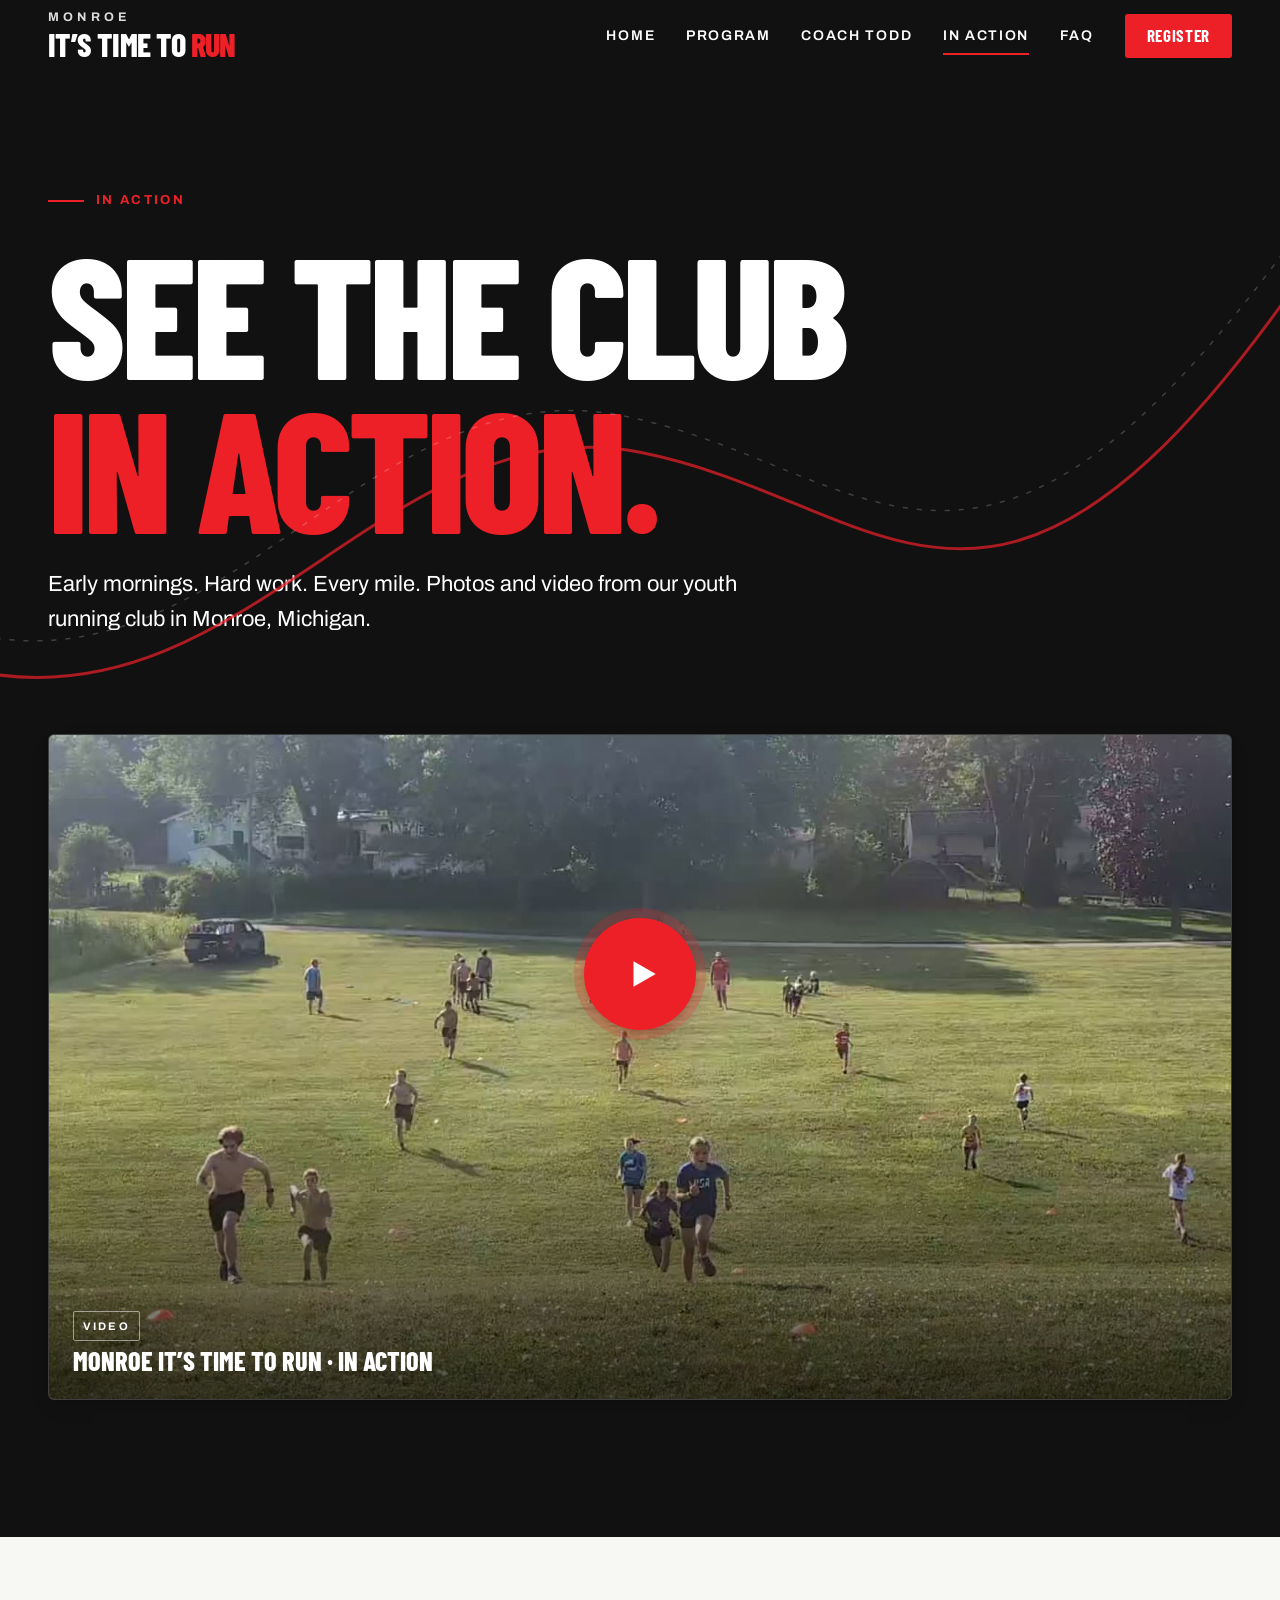
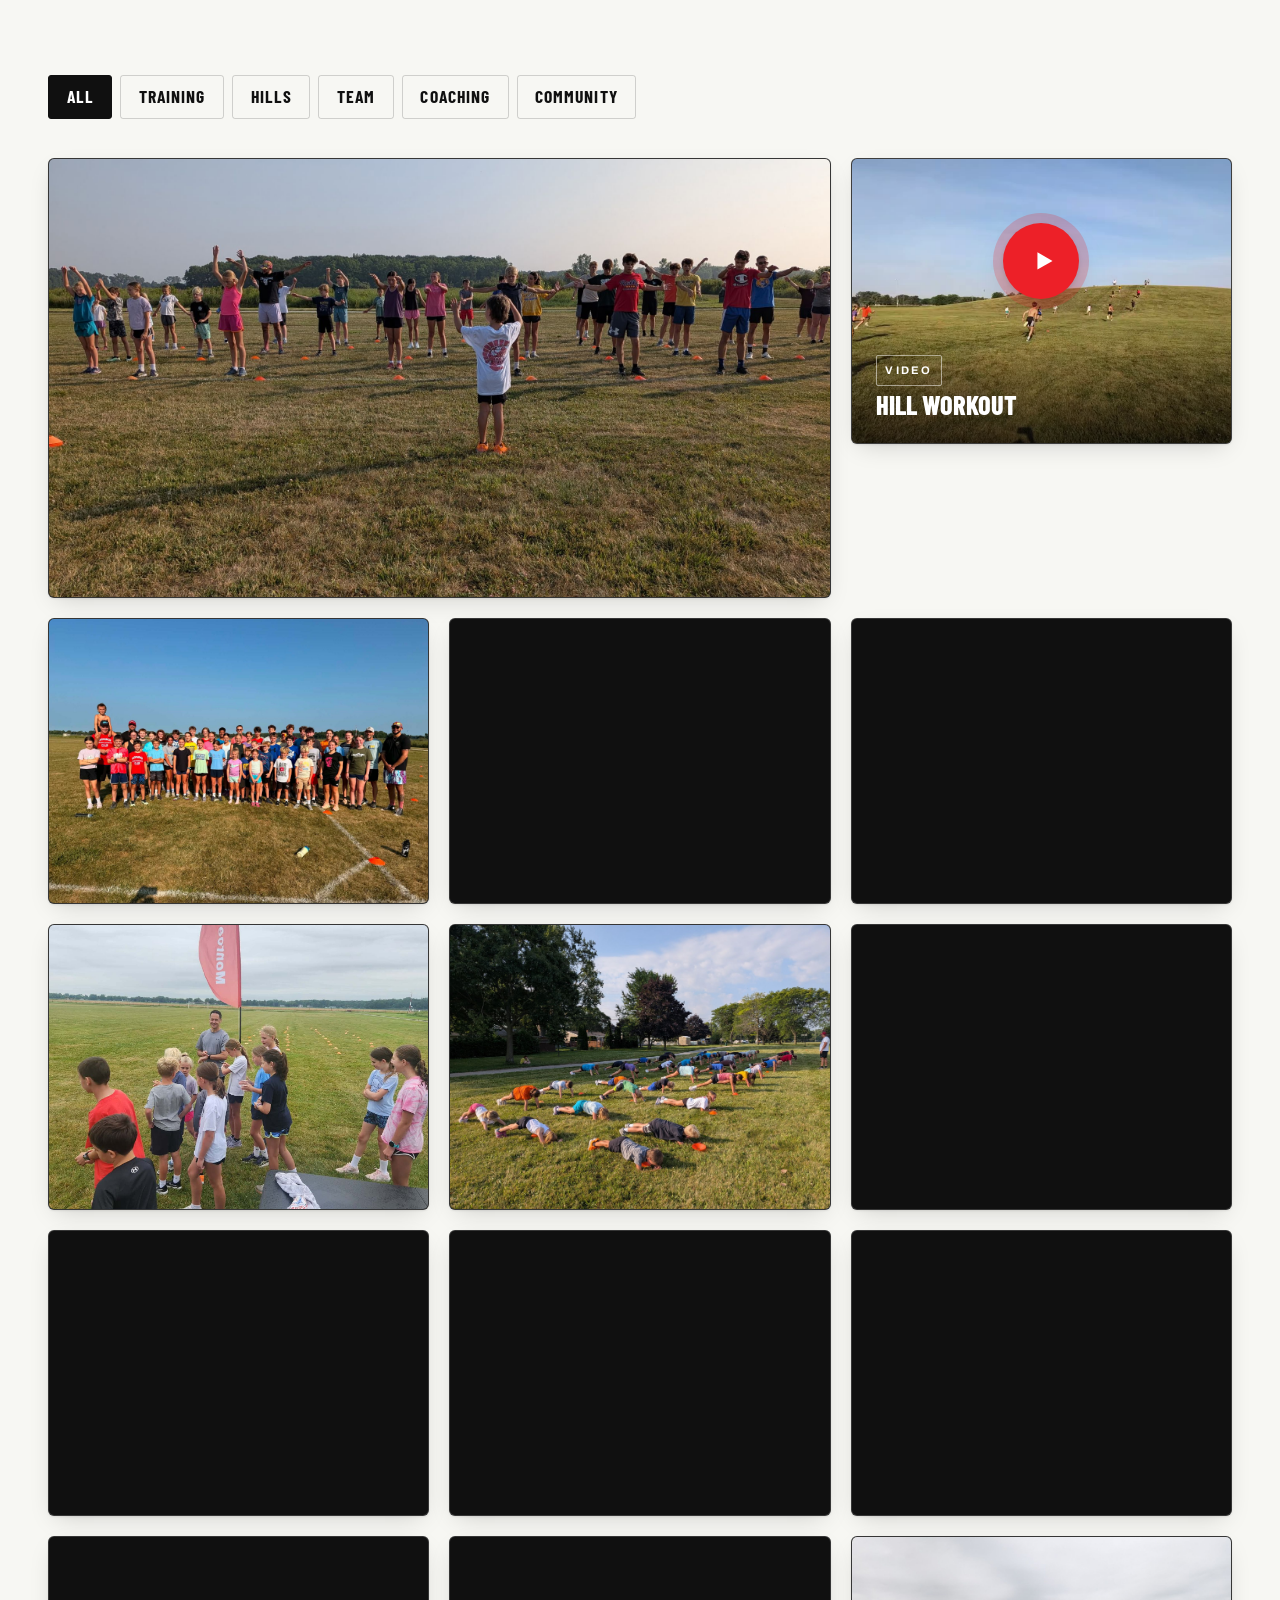
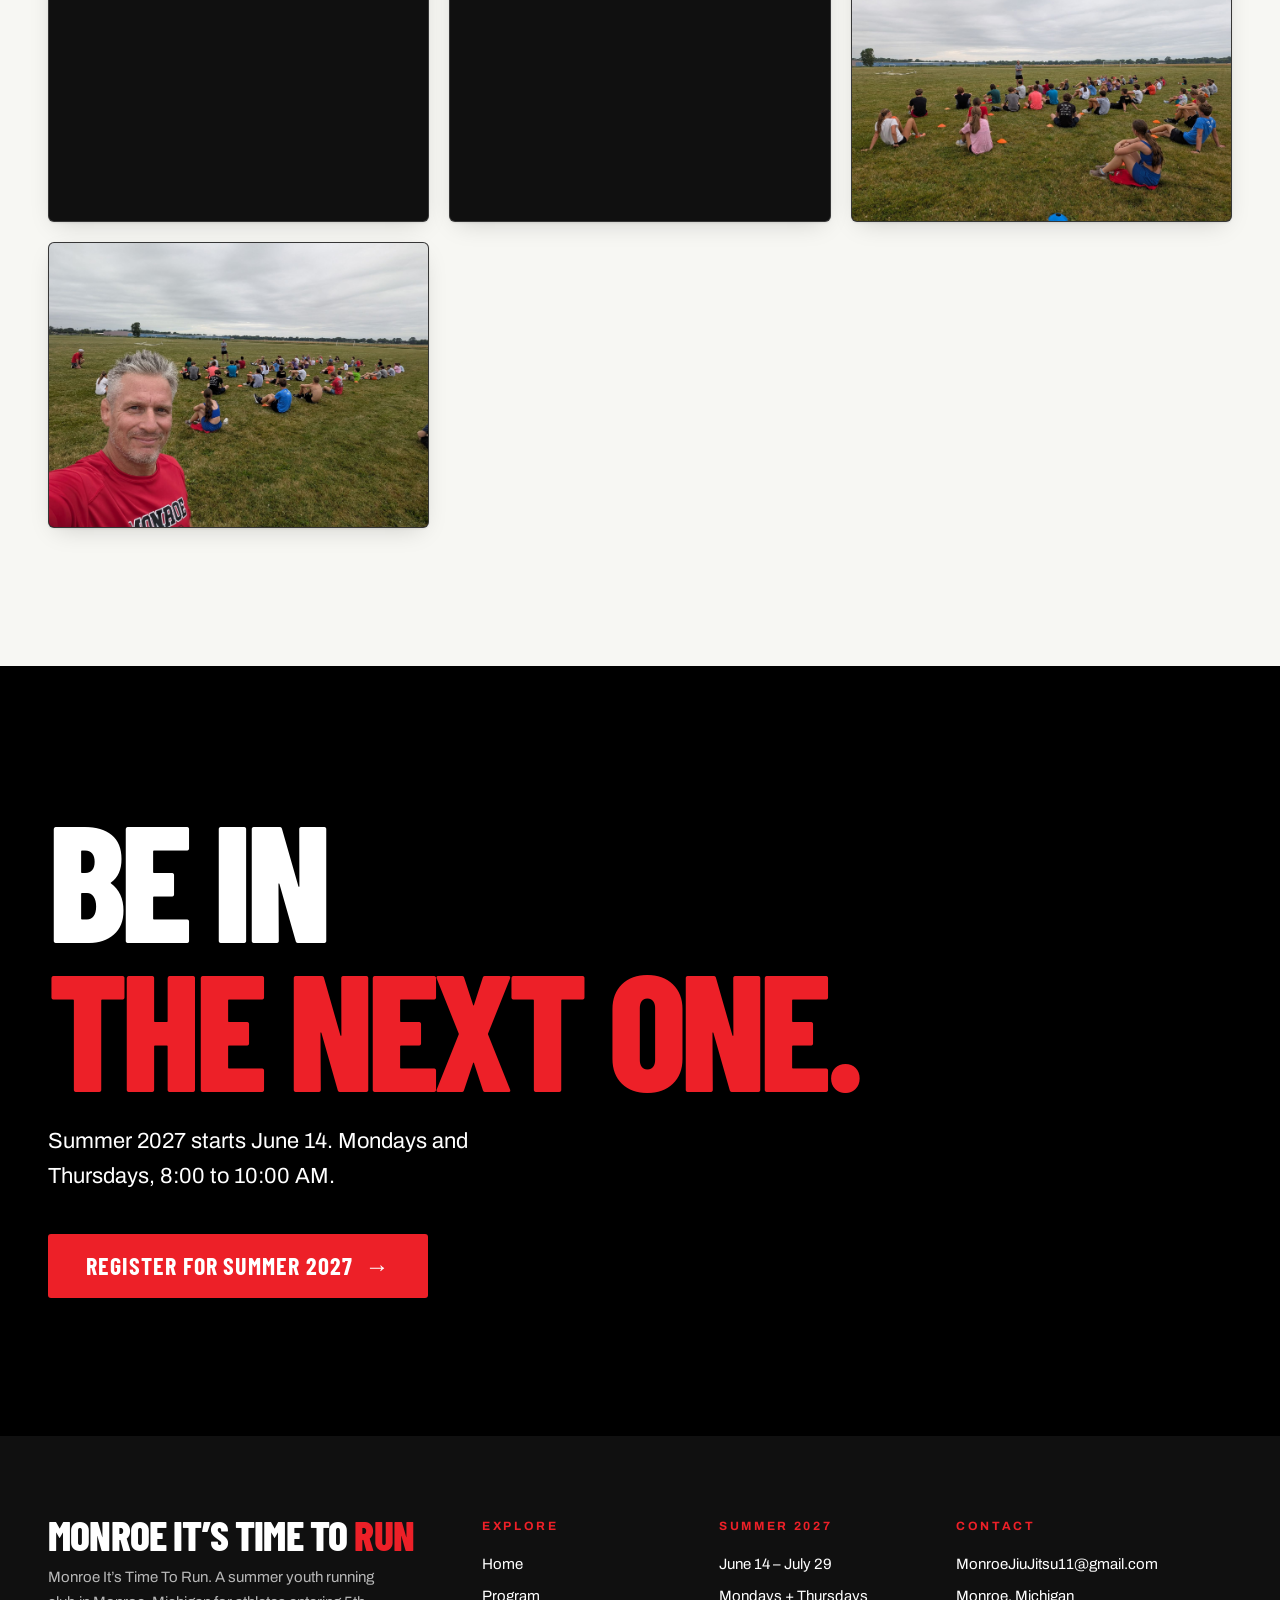
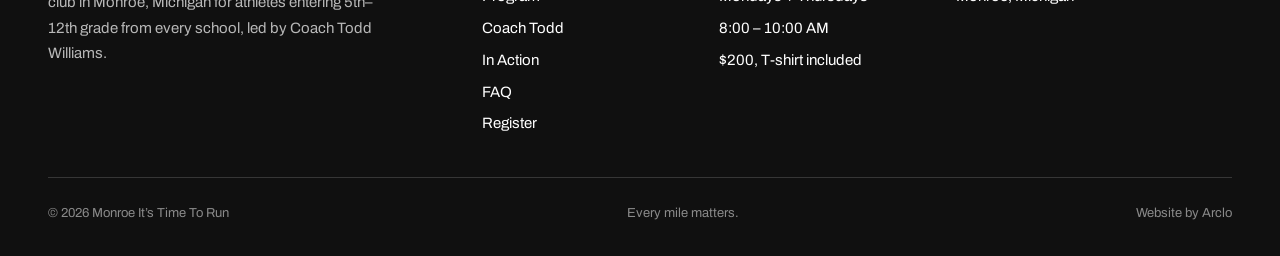
<file: in-action.html>
<!doctype html>
<html lang="en">
<head>
<meta charset="utf-8">
<meta name="viewport" content="width=device-width, initial-scale=1">
<title>Youth Running Club Photos &amp; Video | Monroe, MI</title>
<meta name="description" content="Photos and video from Monroe It’s Time To Run, a youth summer running club in Monroe, MI: hill workouts, team runs, coaching and community.">
<link rel="canonical" href="https://www.monroeitstimetorun.com/in-action">
<meta name="theme-color" content="#000000">
<meta property="og:site_name" content="Monroe It’s Time To Run">
<meta property="og:locale" content="en_US">
<meta property="og:type" content="website">
<meta property="og:url" content="https://www.monroeitstimetorun.com/in-action">
<meta property="og:title" content="Youth Running Club Photos &amp; Video | Monroe, MI">
<meta property="og:description" content="Photos and video from Monroe It’s Time To Run, a youth summer running club in Monroe, MI: hill workouts, team runs, coaching and community.">
<meta property="og:image" content="https://www.monroeitstimetorun.com/assets/media/og-share.jpg">
<meta property="og:image:width" content="1200">
<meta property="og:image:height" content="630">
<meta property="og:image:alt" content="Young runners charging up a grass hill at a Monroe It’s Time To Run workout">
<meta name="twitter:card" content="summary_large_image">
<meta name="twitter:title" content="Youth Running Club Photos &amp; Video | Monroe, MI">
<meta name="twitter:description" content="Photos and video from Monroe It’s Time To Run, a youth summer running club in Monroe, MI: hill workouts, team runs, coaching and community.">
<meta name="twitter:image" content="https://www.monroeitstimetorun.com/assets/media/og-share.jpg">
<link rel="icon" href="/favicon.svg" type="image/svg+xml">
<link rel="icon" href="/favicon.ico" sizes="48x48">
<link rel="icon" href="/favicon-32.png" type="image/png" sizes="32x32">
<link rel="icon" href="/favicon-192.png" type="image/png" sizes="192x192">
<link rel="apple-touch-icon" href="/apple-touch-icon.png">
<link rel="preconnect" href="https://fonts.googleapis.com">
<link rel="preconnect" href="https://fonts.gstatic.com" crossorigin>
<link href="https://fonts.googleapis.com/css2?family=Archivo:wght@400;500;600;700&family=Barlow+Condensed:wght@500;600;700;800&display=swap" rel="stylesheet">
<link rel="stylesheet" href="assets/css/styles.css">
</head>
<body>
<a class="skip-link" href="#main">Skip to content</a>
<header class="site-header" id="top">
  <div class="container site-header__inner">
    <!-- TODO: temporary type-based wordmark. Replace when a final club logo exists. -->
    <a class="wordmark" href="/" aria-label="Monroe It’s Time To Run, home">
      <span class="wordmark__top">Monroe</span>
      <span class="wordmark__main">It’s Time To <b>Run</b></span>
    </a>
    <nav class="nav" aria-label="Primary">
      <a href="/">Home</a>
      <a href="/program">Program</a>
      <a href="/coach-todd">Coach Todd</a>
      <a href="/in-action" aria-current="page">In Action</a>
      <a href="/faq">FAQ</a>
      <a class="btn btn--primary" href="/register">Register</a>
    </nav>
    <button class="menu-toggle" type="button" aria-expanded="false" aria-controls="mobile-menu" aria-label="Open menu"><span></span><span></span><span></span></button>
  </div>
</header>
<div class="mobile-menu" id="mobile-menu">
  <nav aria-label="Mobile">
    <ul>
      <li><a href="/">Home<small>01</small></a></li>
      <li><a href="/program">Program<small>02</small></a></li>
      <li><a href="/coach-todd">Coach Todd<small>03</small></a></li>
      <li><a href="/in-action" aria-current="page">In Action<small>04</small></a></li>
      <li><a href="/faq">FAQ<small>05</small></a></li>
    </ul>
  </nav>
  <a class="btn btn--primary btn--lg" href="/register">Register for Summer 2027 <span class="arr" aria-hidden="true">→</span></a>
  <p class="mobile-menu__foot">Monroe, Michigan · Led by Coach Todd Williams</p>
</div>
<main id="main">
<section class="page-hero dark dark--ink grain glow" data-sticky-after>
  <svg class="hero__course" viewBox="0 0 1440 600" preserveAspectRatio="none" aria-hidden="true"><path class="c1" d="M-20 520 C 260 560, 420 300, 700 340 S 1100 560, 1470 180"/><path class="c2" d="M-20 550 C 280 590, 440 330, 720 370 S 1120 590, 1470 220"/></svg>
  <div class="container">
    <span class="eyebrow">In action</span>
    <h1 class="display">See the club<br><span class="accent">in action.</span></h1>
    <p class="lead">Early mornings. Hard work. Every mile. Photos and video from our youth running club in Monroe, Michigan.</p>
  </div>
</section>

<section class="section dark dark--ink grain" style="padding-top:0" aria-label="Featured video">
  <div class="container">
    <div class="ph ph--wide ph--play vp" data-video>
  <video preload="none" playsinline poster="assets/media/club-runners-poster.jpg" aria-label="Monroe It’s Time To Run runners coming down the hill"><source src="assets/media/video/club-runners.mp4" type="video/mp4"></video>
  <button class="vp__btn ph__play" type="button" aria-label="Play video: Monroe It’s Time To Run runners coming down the hill"><span><svg viewBox="0 0 24 24" fill="currentColor" aria-hidden="true"><path d="M6 4l14 8-14 8z"/></svg></span></button>
  <div class="ph__label"><span class="ph__tag">Video</span><span class="ph__title">Monroe It’s Time To Run · In action</span></div>
</div>
  </div>
</section>

<section class="section on-light" aria-labelledby="gal">
  <div class="container">
    <h2 id="gal" class="sr-only">Gallery</h2>
    <div class="filters" role="group" aria-label="Filter gallery">
      <button type="button" data-filter="all" aria-pressed="true">All</button>
      <button type="button" data-filter="training" aria-pressed="false">Training</button>
      <button type="button" data-filter="hills" aria-pressed="false">Hills</button>
      <button type="button" data-filter="team" aria-pressed="false">Team</button>
      <button type="button" data-filter="coaching" aria-pressed="false">Coaching</button>
      <button type="button" data-filter="community" aria-pressed="false">Community</button>
      <!-- TODO: re-enable when confirmed content exists:
      <button type="button" data-filter="speakers" aria-pressed="false">Guest speakers</button>
      <button type="button" data-filter="video" aria-pressed="false">Video</button> -->
    </div>
    <div class="gallery">
      <div class="ph g-feature" data-cat="training">
  <img src="assets/media/warmup-field.jpg" alt="The whole club doing a standing warm-up together on the field at sunrise" width="2000" height="1500" loading="lazy" decoding="async" style="object-position:50% 60%">
</div>
      <div class="ph ph--play vp vp--sm ph--ink" data-video data-cat="hills">
  <video preload="none" playsinline poster="assets/media/club-hill-poster.jpg" aria-label="Monroe It’s Time To Run hill workout"><source src="assets/media/video/club-hill.mp4" type="video/mp4"></video>
  <button class="vp__btn ph__play" type="button" aria-label="Play video: Monroe It’s Time To Run hill workout"><span><svg viewBox="0 0 24 24" fill="currentColor" aria-hidden="true"><path d="M6 4l14 8-14 8z"/></svg></span></button>
  <div class="ph__label"><span class="ph__tag">Video</span><span class="ph__title">Hill workout</span></div>
</div>
      <div class="ph " data-cat="team">
  <img src="assets/media/team-group.jpg" alt="The full Monroe It’s Time To Run group posing together on the field" width="2000" height="1500" loading="lazy" decoding="async" style="object-position:50% 55%">
</div>
      <div class="ph ph--ink" data-cat="coaching">
  <img src="assets/media/track-coach-talk.jpg" alt="A coach addressing seated athletes on the track" width="1800" height="1355" loading="lazy" decoding="async" style="object-position:50% 55%">
</div>
      <div class="ph " data-cat="coaching">
  <img src="assets/media/warmup-leader.jpg" alt="An athlete leading the group through a warm-up" width="1800" height="1350" loading="lazy" decoding="async" style="object-position:50% 55%">
</div>
      <div class="ph ph--ink" data-cat="community">
  <img src="assets/media/kids-flag.jpg" alt="Athletes and a coach talking in the field under the club flag" width="1800" height="1013" loading="lazy" decoding="async" style="object-position:50% 40%">
</div>
      <!-- TODO: Guest speaker tile (data-cat="speakers") hidden until confirmed guest sessions/photos are supplied. Do not invent names or sessions. -->
      <!-- TODO: extra video tile (data-cat="video") hidden until another real clip is supplied. -->
      <div class="ph " data-cat="training">
  <img src="assets/media/pushups.jpg" alt="Athletes doing push-ups in a line on the grass" width="1800" height="1350" loading="lazy" decoding="async" style="object-position:50% 50%">
</div>
      <div class="ph ph--ink" data-cat="training">
  <img src="assets/media/run-path-girls.jpg" alt="Athletes running toward the camera on a gravel path" width="1400" height="1859" loading="lazy" decoding="async" style="object-position:50% 45%">
</div>
      <div class="ph " data-cat="training">
  <img src="assets/media/track-stretch.jpg" alt="Athletes stretching together on the track at sunrise" width="1800" height="1355" loading="lazy" decoding="async" style="object-position:50% 60%">
</div>
      <div class="ph ph--ink" data-cat="coaching">
  <img src="assets/media/coach-stretch-group.jpg" alt="A coach watching athletes stretch in a field" width="1800" height="1355" loading="lazy" decoding="async" style="object-position:62% 50%">
</div>
      <div class="ph " data-cat="coaching">
  <img src="assets/media/coach-stretch-bends.jpg" alt="Athletes bending to stretch while the coach looks on" width="1800" height="1355" loading="lazy" decoding="async" style="object-position:70% 50%">
</div>
      <div class="ph ph--ink" data-cat="training">
  <img src="assets/media/run-group-grass.jpg" alt="Athletes of different ages running together on a grass trail" width="1080" height="1537" loading="lazy" decoding="async" style="object-position:50% 30%">
</div>
      <div class="ph " data-cat="community">
  <img src="assets/media/lot-huddle.jpg" alt="Athletes gathered around a coach before practice" width="1800" height="1350" loading="lazy" decoding="async" style="object-position:50% 50%">
</div>
      <div class="ph ph--ink" data-cat="team">
  <img src="assets/media/seated-group.jpg" alt="The club seated together in the field" width="1800" height="1350" loading="lazy" decoding="async" style="object-position:50% 60%">
</div>
      <div class="ph " data-cat="community">
  <img src="assets/media/team-selfie.jpg" alt="A coach takes a selfie with the club sitting behind him" width="1800" height="1350" loading="lazy" decoding="async" style="object-position:50% 50%">
</div>
    </div>
  </div>
</section>

<section class="section dark dark--deep grain final" data-sticky-hide aria-labelledby="a-fin">
  <div class="container">
    <h2 id="a-fin" class="display">Be in<br><span class="accent">the next one.</span></h2>
    <p class="lead">Summer 2027 starts June 14. Mondays and Thursdays, 8:00 to 10:00 AM.</p>
    <a class="btn btn--primary btn--lg" href="/register">Register for Summer 2027 <span class="arr" aria-hidden="true">→</span></a>
  </div>
</section>
</main>
<footer class="site-footer">
  <div class="container">
    <div class="site-footer__grid">
      <div>
        <p class="wordmark__main display" style="font-size:2.6rem;color:#fff;max-width:none">Monroe It’s Time To <span class="accent">Run</span></p>
        <p style="margin-top:.75rem">Monroe It’s Time To Run. A summer youth running club in Monroe, Michigan for athletes entering 5th–12th grade from every school, led by Coach Todd Williams.</p>
      </div>
      <div>
        <h2>Explore</h2>
        <ul><li><a href="/">Home</a></li><li><a href="/program">Program</a></li><li><a href="/coach-todd">Coach Todd</a></li><li><a href="/in-action">In Action</a></li><li><a href="/faq">FAQ</a></li><li><a href="/register">Register</a></li></ul>
      </div>
      <div>
        <h2>Summer 2027</h2>
        <ul><li>June 14 – July 29</li><li>Mondays + Thursdays</li><li>8:00 – 10:00 AM</li><li>$200, T-shirt included</li></ul>
      </div>
      <div>
        <h2>Contact</h2>
        <ul><li><a href="mailto:MonroeJiuJitsu11@gmail.com">MonroeJiuJitsu11@gmail.com</a></li><li>Monroe, Michigan</li></ul>
        <!-- TODO: social links. None supplied, so none shown. -->
      </div>
    </div>
    <div class="site-footer__legal">
      <span>© <span id="year">2027</span> Monroe It’s Time To Run</span>
      <span>Every mile matters.</span>
      <span><a href="https://getarclo.com" target="_blank" rel="noopener">Website by Arclo</a></span>
    </div>
  </div>
</footer>
<div class="sticky-cta" role="region" aria-label="Registration"><p><b>Summer 2027</b>June 14 – July 29 · $200</p><a class="btn btn--primary" href="/register">Register</a></div>
<script src="assets/js/main.js" defer></script>
</body>
</html>
</file>
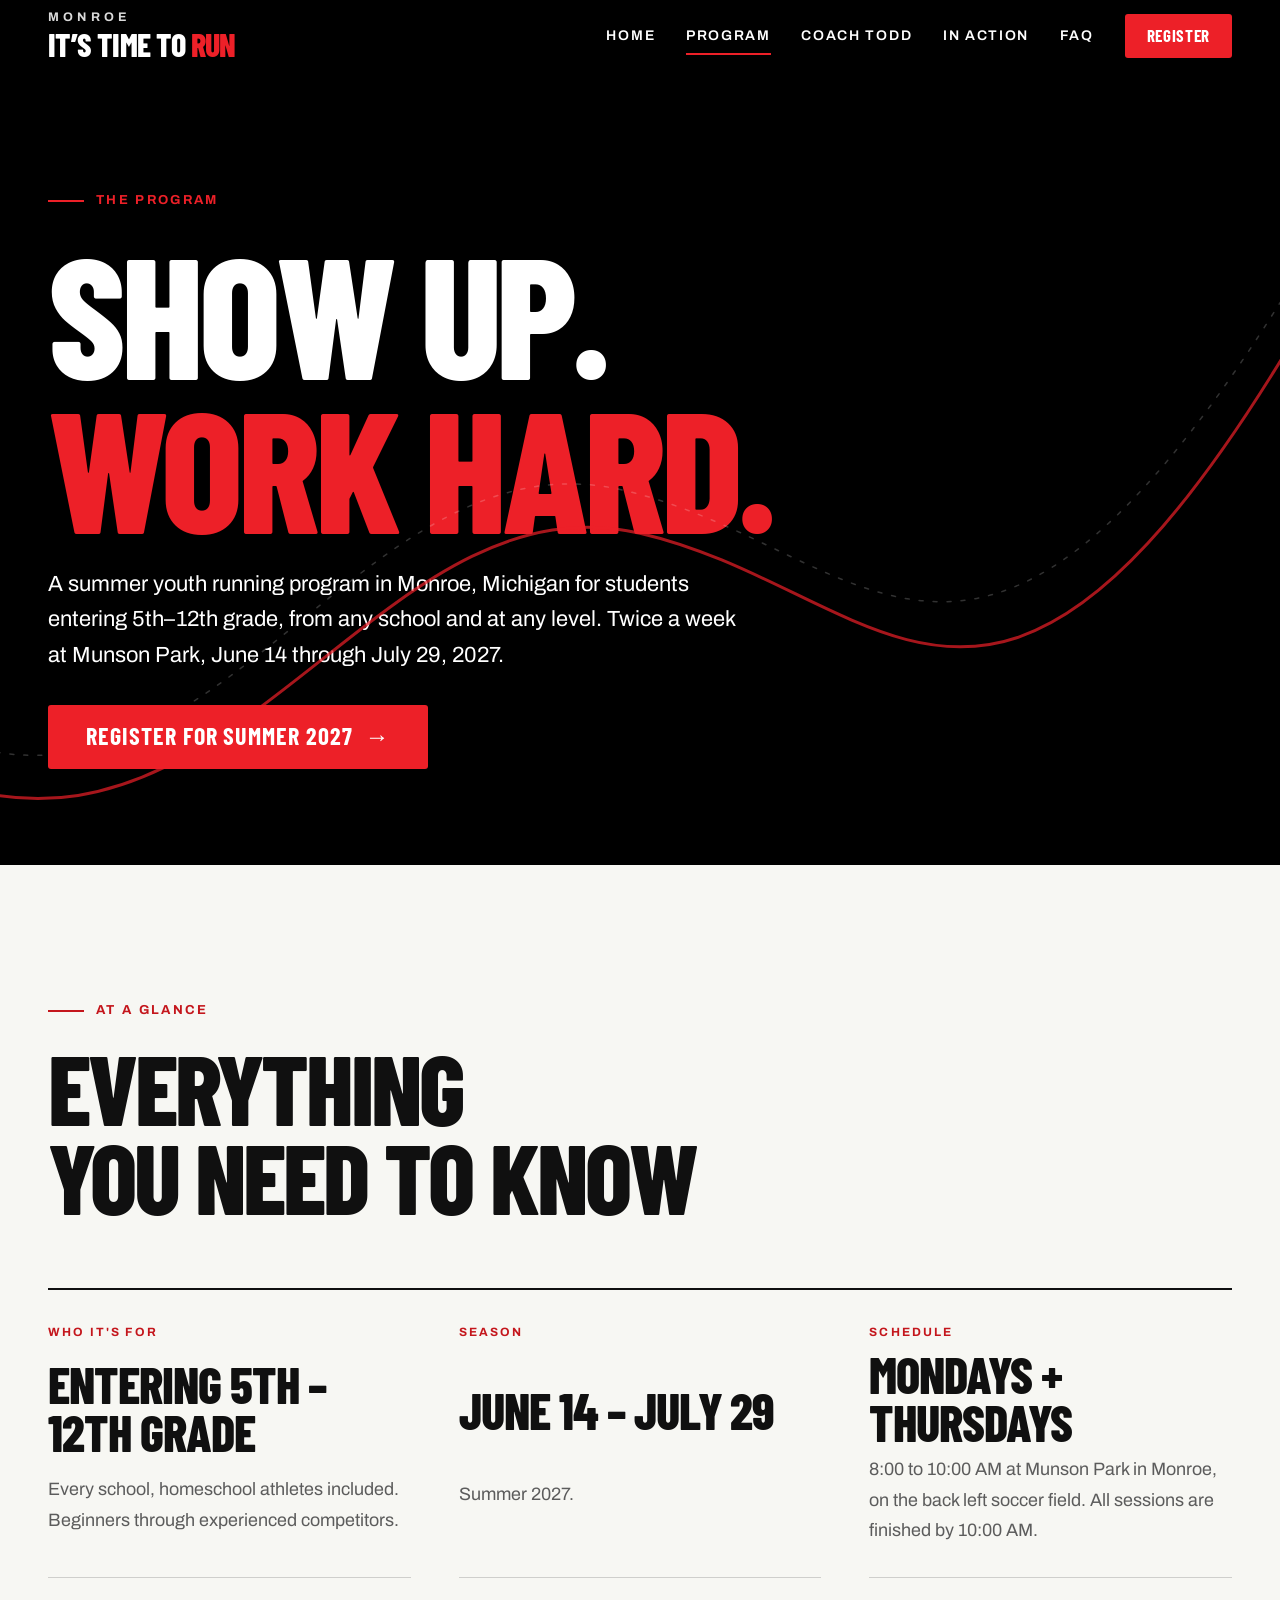
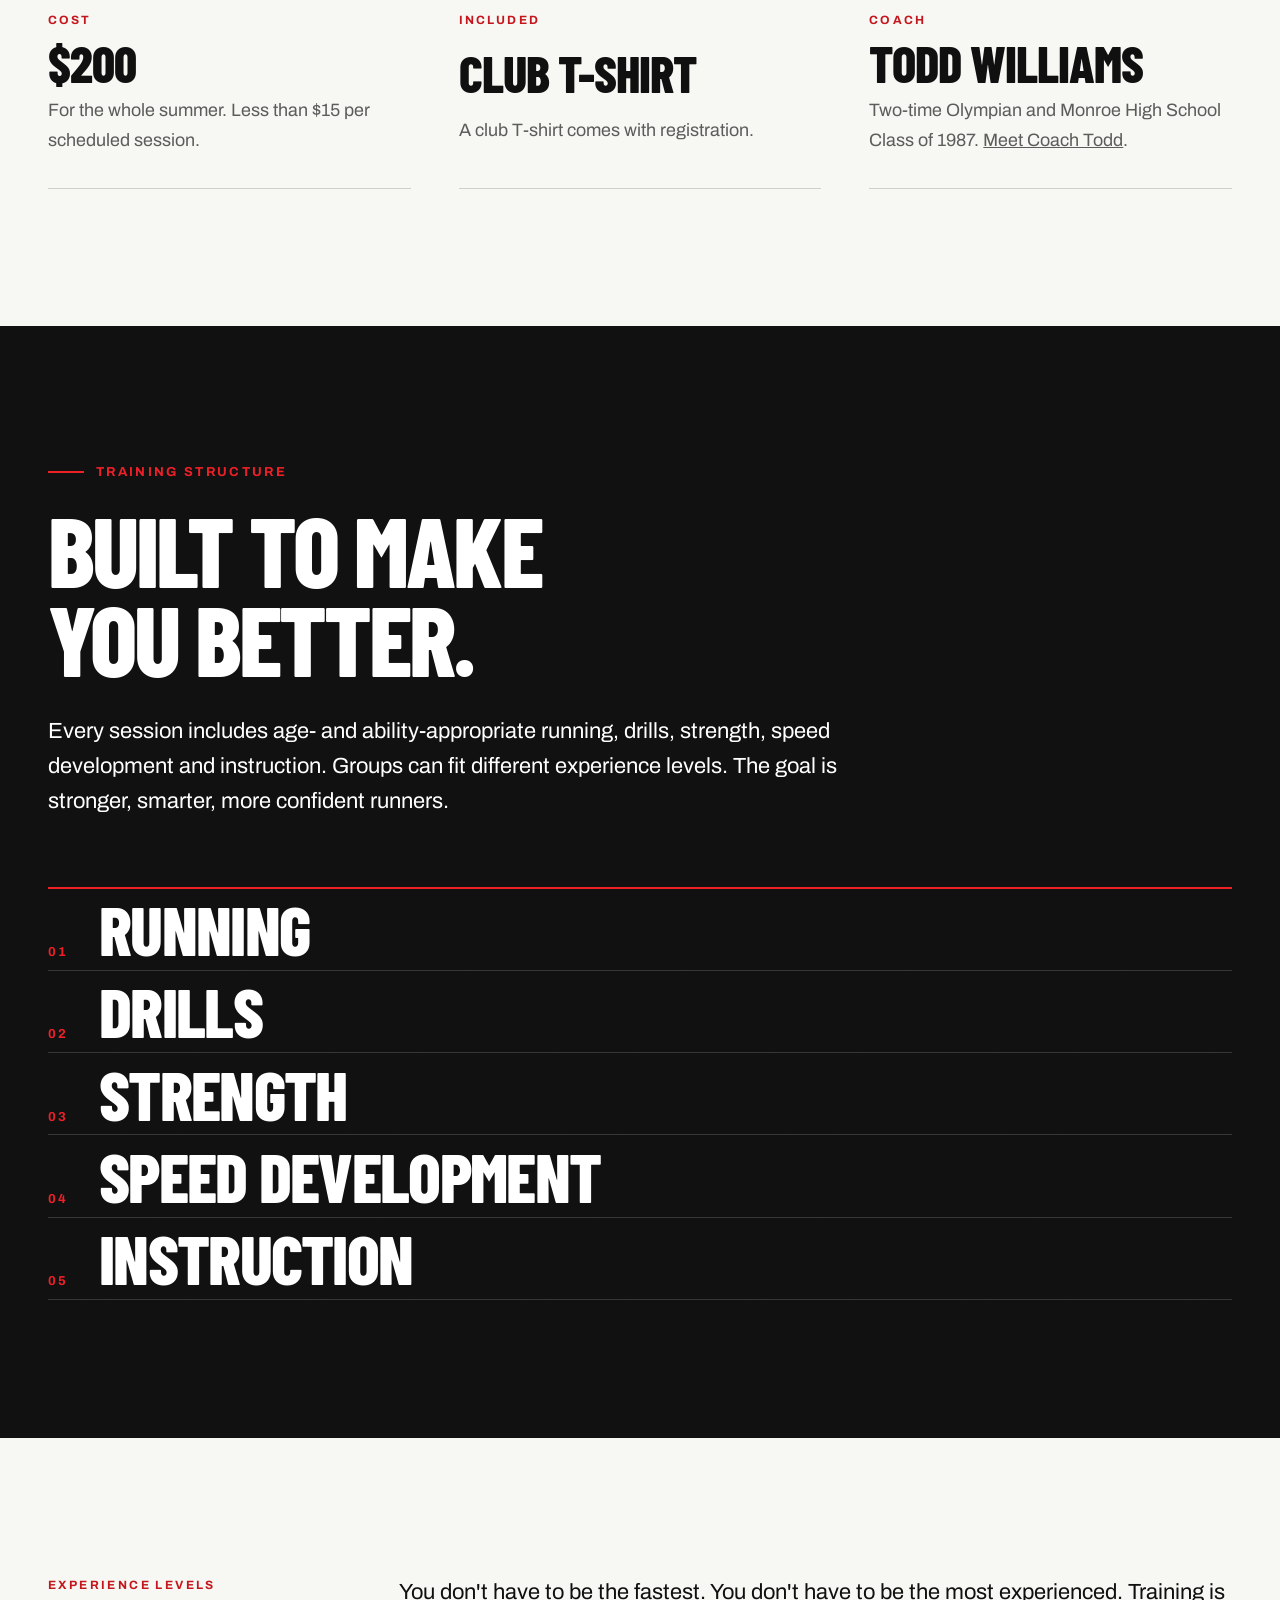
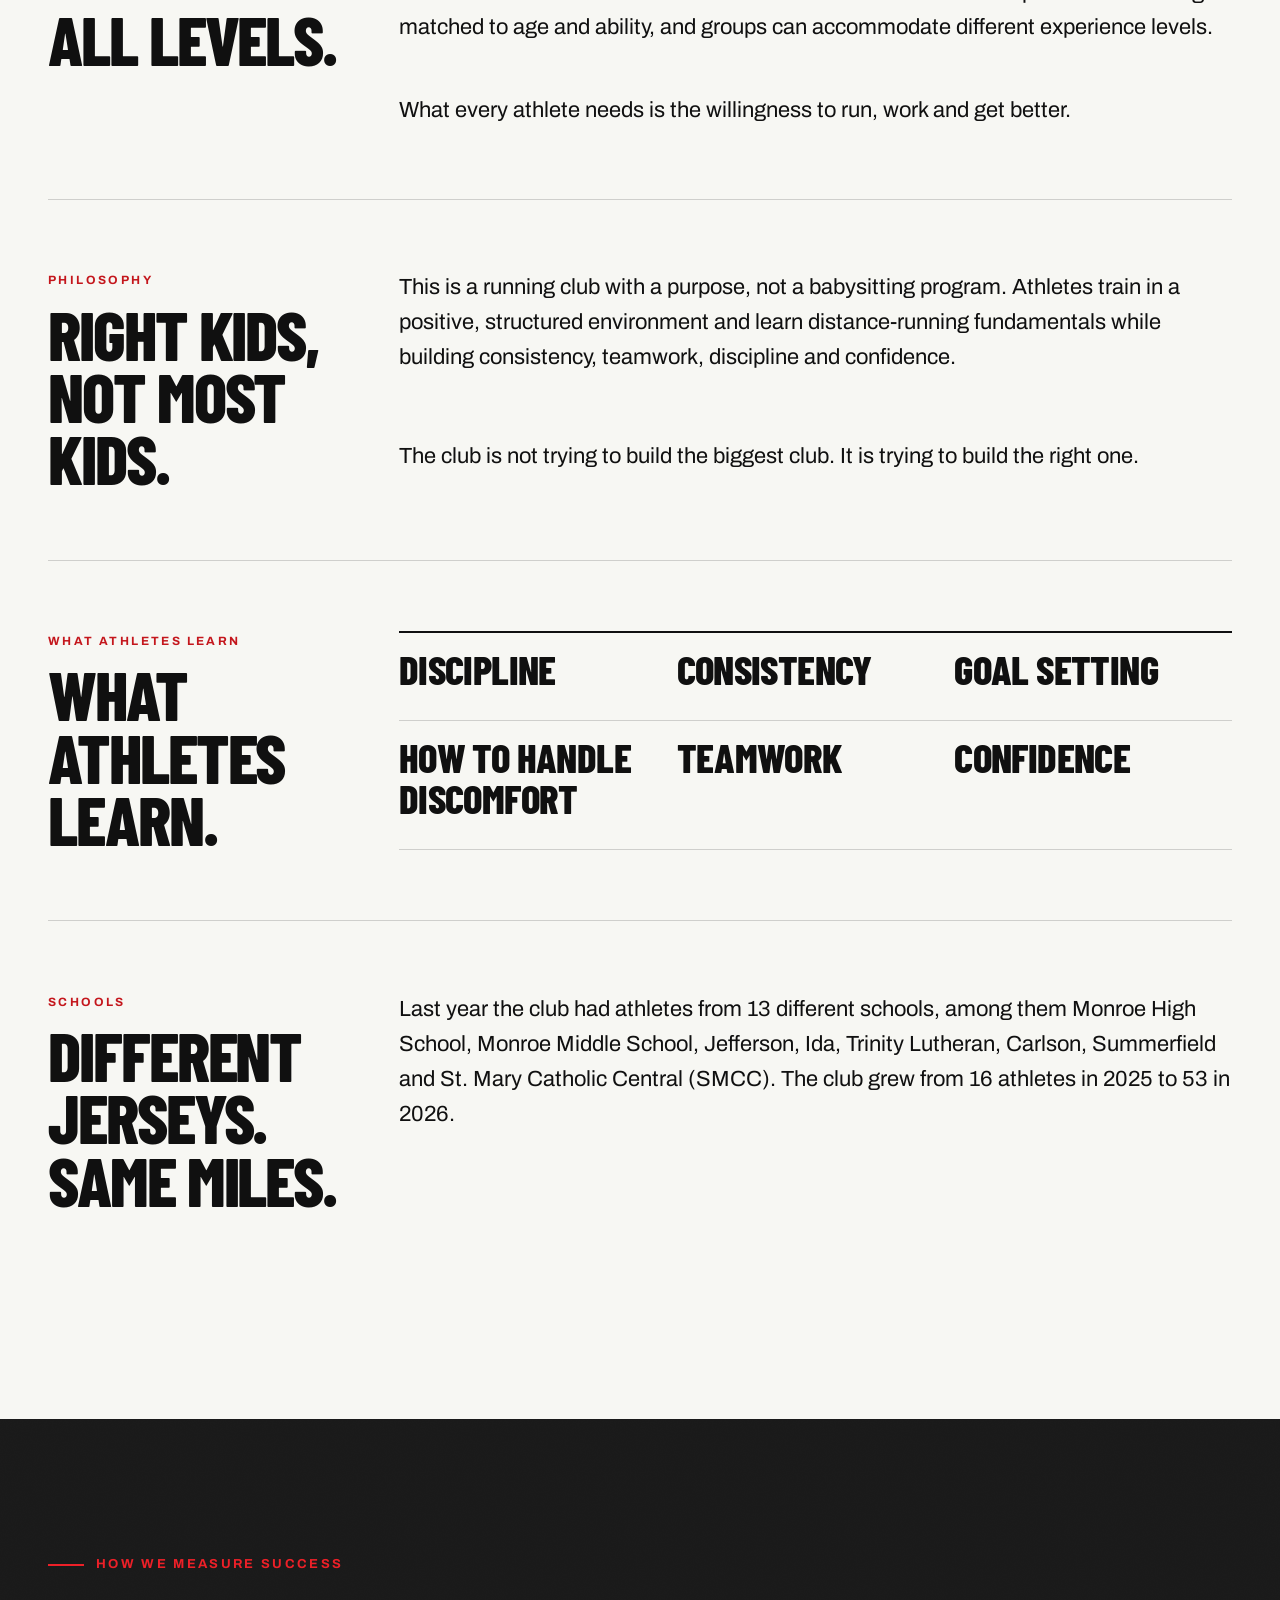
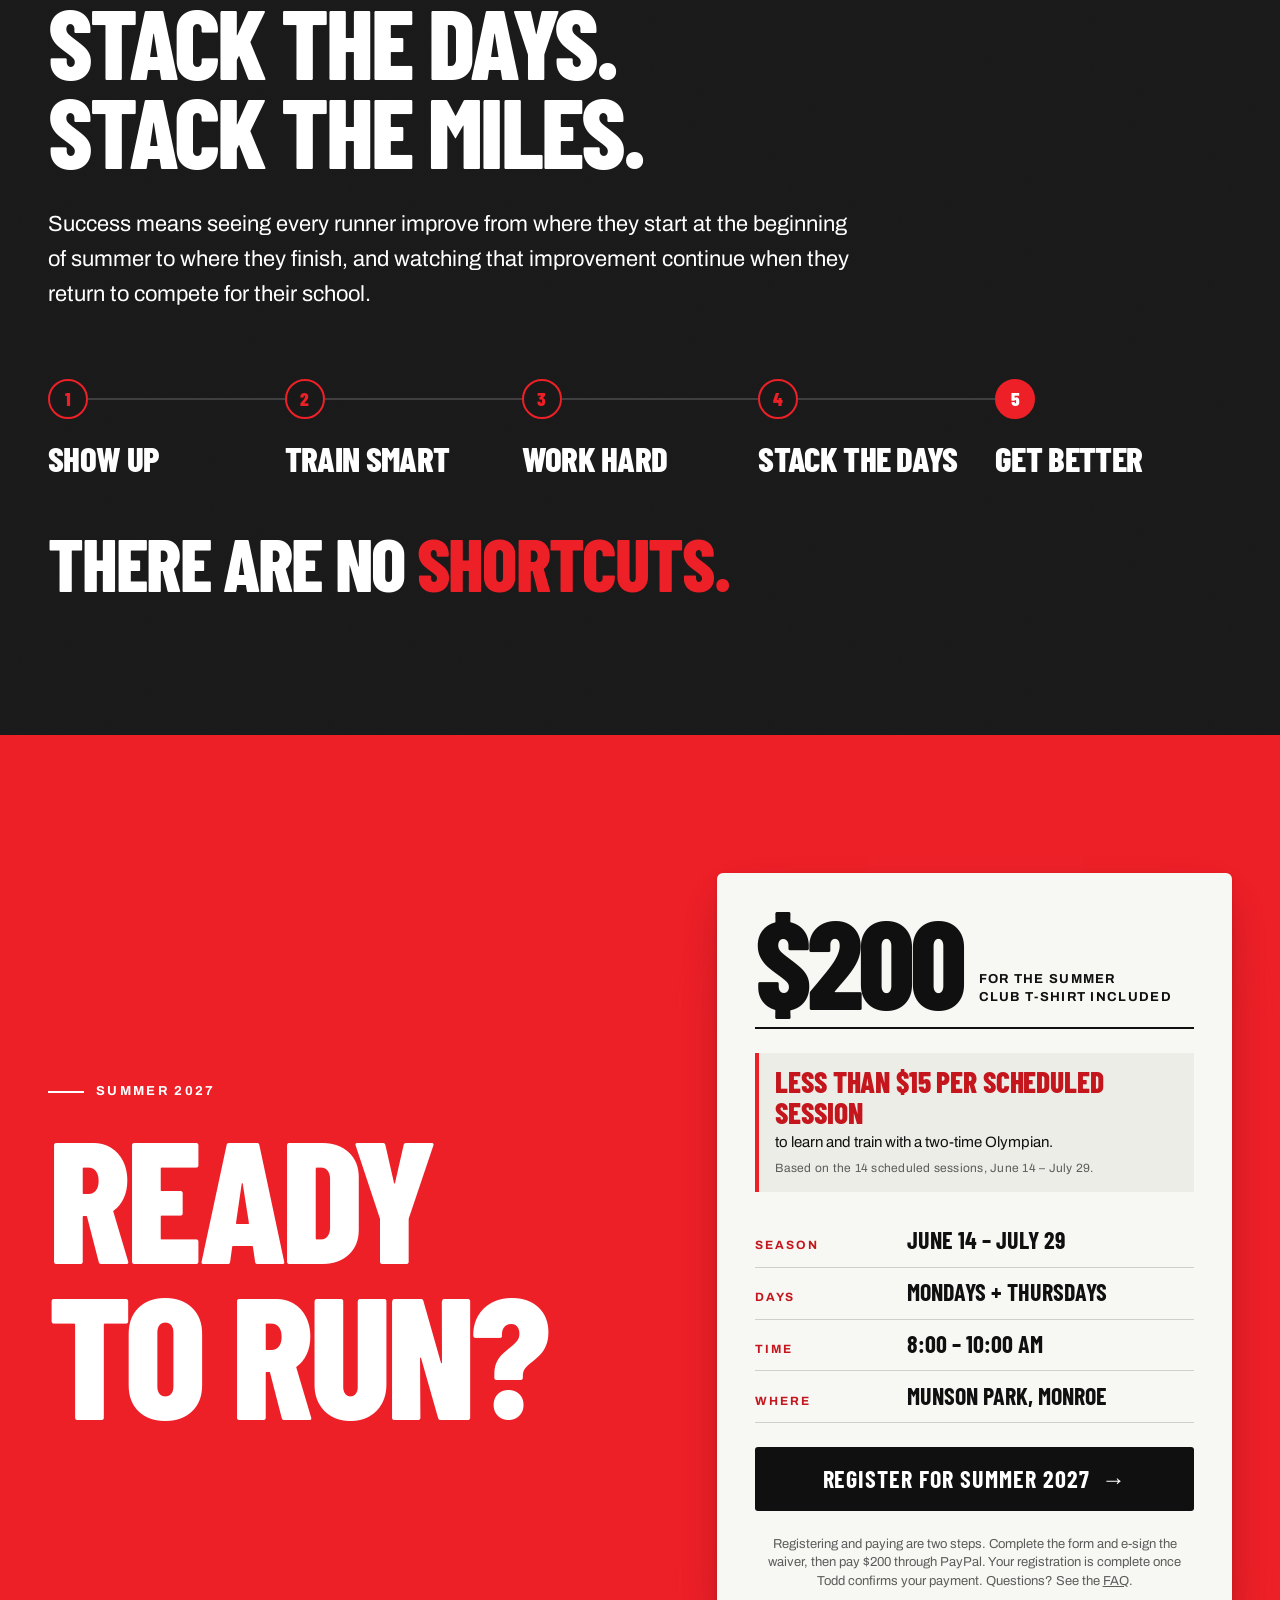
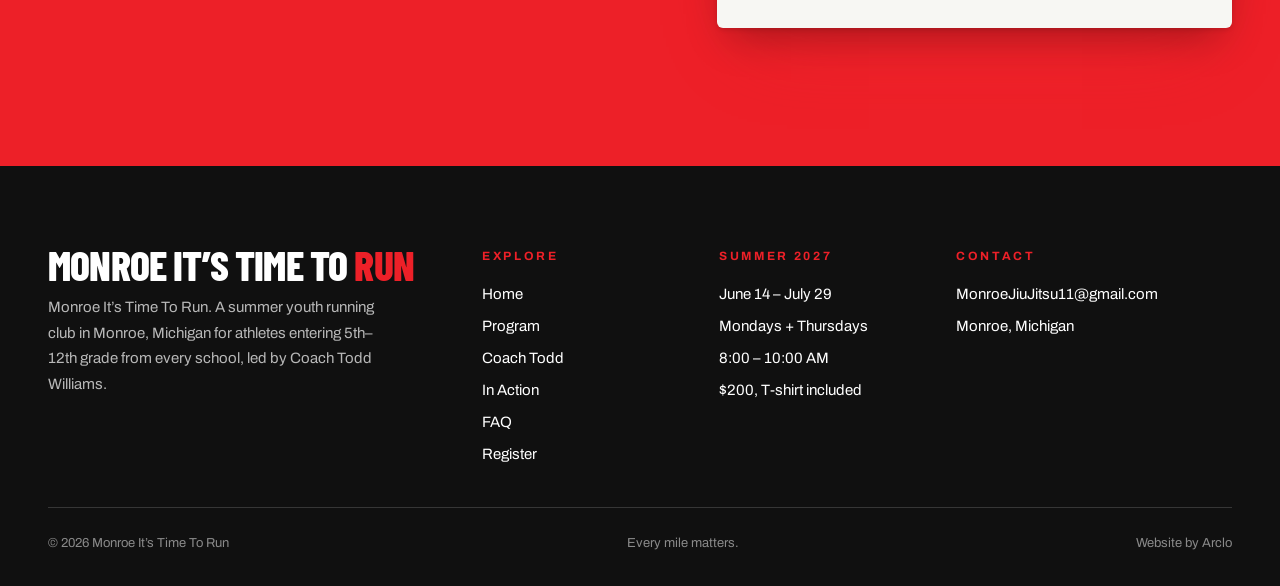
<file: program.html>
<!doctype html>
<html lang="en">
<head>
<meta charset="utf-8">
<meta name="viewport" content="width=device-width, initial-scale=1">
<title>Summer Running Program, Grades 5–12 | Monroe, MI</title>
<meta name="description" content="Summer running program in Monroe, MI for students entering grades 5–12. Mondays and Thursdays, 8–10 AM, June 14 – July 29, 2027, at Munson Park. $200 with T-shirt.">
<link rel="canonical" href="https://www.monroeitstimetorun.com/program">
<meta name="theme-color" content="#000000">
<meta property="og:site_name" content="Monroe It’s Time To Run">
<meta property="og:locale" content="en_US">
<meta property="og:type" content="website">
<meta property="og:url" content="https://www.monroeitstimetorun.com/program">
<meta property="og:title" content="Summer Running Program, Grades 5–12 | Monroe, MI">
<meta property="og:description" content="Summer running program in Monroe, MI for students entering grades 5–12. Mondays and Thursdays, 8–10 AM, June 14 – July 29, 2027, at Munson Park. $200 with T-shirt.">
<meta property="og:image" content="https://www.monroeitstimetorun.com/assets/media/og-share.jpg">
<meta property="og:image:width" content="1200">
<meta property="og:image:height" content="630">
<meta property="og:image:alt" content="Young runners charging up a grass hill at a Monroe It’s Time To Run workout">
<meta name="twitter:card" content="summary_large_image">
<meta name="twitter:title" content="Summer Running Program, Grades 5–12 | Monroe, MI">
<meta name="twitter:description" content="Summer running program in Monroe, MI for students entering grades 5–12. Mondays and Thursdays, 8–10 AM, June 14 – July 29, 2027, at Munson Park. $200 with T-shirt.">
<meta name="twitter:image" content="https://www.monroeitstimetorun.com/assets/media/og-share.jpg">
<script type="application/ld+json">{"@context":"https://schema.org","@type":"Event","name":"Monroe It’s Time To Run, Summer 2027 youth running club","url":"https://www.monroeitstimetorun.com/program","description":"Summer youth running club in Monroe, Michigan for athletes entering 5th through 12th grade. Every session includes running, drills, strength, speed development and instruction. Club T-shirt included.","startDate":"2027-06-14T08:00:00-04:00","endDate":"2027-07-29T10:00:00-04:00","eventSchedule":{"@type":"Schedule","repeatFrequency":"P1W","byDay":["https://schema.org/Monday","https://schema.org/Thursday"],"startTime":"08:00:00","endTime":"10:00:00","startDate":"2027-06-14","endDate":"2027-07-29","scheduleTimezone":"America/Detroit"},"eventStatus":"https://schema.org/EventScheduled","eventAttendanceMode":"https://schema.org/OfflineEventAttendanceMode","location":{"@type":"Place","name":"Munson Park (back left soccer field)","address":{"@type":"PostalAddress","addressLocality":"Monroe","addressRegion":"MI","addressCountry":"US"}},"image":"https://www.monroeitstimetorun.com/assets/media/og-share.jpg","organizer":{"@type":"SportsOrganization","@id":"https://www.monroeitstimetorun.com/#organization","name":"Monroe It’s Time To Run Club","url":"https://www.monroeitstimetorun.com/"},"offers":{"@type":"Offer","price":"200","priceCurrency":"USD","url":"https://www.monroeitstimetorun.com/register"}}</script>
<link rel="icon" href="/favicon.svg" type="image/svg+xml">
<link rel="icon" href="/favicon.ico" sizes="48x48">
<link rel="icon" href="/favicon-32.png" type="image/png" sizes="32x32">
<link rel="icon" href="/favicon-192.png" type="image/png" sizes="192x192">
<link rel="apple-touch-icon" href="/apple-touch-icon.png">
<link rel="preconnect" href="https://fonts.googleapis.com">
<link rel="preconnect" href="https://fonts.gstatic.com" crossorigin>
<link href="https://fonts.googleapis.com/css2?family=Archivo:wght@400;500;600;700&family=Barlow+Condensed:wght@500;600;700;800&display=swap" rel="stylesheet">
<link rel="stylesheet" href="assets/css/styles.css">
</head>
<body>
<a class="skip-link" href="#main">Skip to content</a>
<header class="site-header" id="top">
  <div class="container site-header__inner">
    <!-- TODO: temporary type-based wordmark. Replace when a final club logo exists. -->
    <a class="wordmark" href="/" aria-label="Monroe It’s Time To Run, home">
      <span class="wordmark__top">Monroe</span>
      <span class="wordmark__main">It’s Time To <b>Run</b></span>
    </a>
    <nav class="nav" aria-label="Primary">
      <a href="/">Home</a>
      <a href="/program" aria-current="page">Program</a>
      <a href="/coach-todd">Coach Todd</a>
      <a href="/in-action">In Action</a>
      <a href="/faq">FAQ</a>
      <a class="btn btn--primary" href="/register">Register</a>
    </nav>
    <button class="menu-toggle" type="button" aria-expanded="false" aria-controls="mobile-menu" aria-label="Open menu"><span></span><span></span><span></span></button>
  </div>
</header>
<div class="mobile-menu" id="mobile-menu">
  <nav aria-label="Mobile">
    <ul>
      <li><a href="/">Home<small>01</small></a></li>
      <li><a href="/program" aria-current="page">Program<small>02</small></a></li>
      <li><a href="/coach-todd">Coach Todd<small>03</small></a></li>
      <li><a href="/in-action">In Action<small>04</small></a></li>
      <li><a href="/faq">FAQ<small>05</small></a></li>
    </ul>
  </nav>
  <a class="btn btn--primary btn--lg" href="/register">Register for Summer 2027 <span class="arr" aria-hidden="true">→</span></a>
  <p class="mobile-menu__foot">Monroe, Michigan · Led by Coach Todd Williams</p>
</div>
<main id="main">
<section class="page-hero dark dark--deep grain glow" data-sticky-after>
  <svg class="hero__course" viewBox="0 0 1440 600" preserveAspectRatio="none" aria-hidden="true"><path class="c1" d="M-20 520 C 260 560, 420 300, 700 340 S 1100 560, 1470 180"/><path class="c2" d="M-20 550 C 280 590, 440 330, 720 370 S 1120 590, 1470 220"/></svg>
  <div class="container">
    <span class="eyebrow">The program</span>
    <h1 class="display">Show up.<br><span class="accent">Work hard.</span></h1>
    <p class="lead">A summer youth running program in Monroe, Michigan for students entering 5th–12th grade, from any school and at any level. Twice a week at Munson Park, June 14 through July 29, 2027.</p>
    <div class="btn-row" style="margin-top:2rem"><a class="btn btn--primary btn--lg" href="/register">Register for Summer 2027 <span class="arr" aria-hidden="true">→</span></a></div>
  </div>
</section>

<section class="section on-light" aria-labelledby="at-glance">
  <div class="container">
    <div class="section-head"><span class="eyebrow">At a glance</span><h2 id="at-glance" class="display">Everything<br>you need to know</h2></div>
    <div class="facts-grid">
      <div class="fact reveal"><small>Who it's for</small><b>Entering 5th – 12th grade</b><p>Every school, homeschool athletes included. Beginners through experienced competitors.</p></div>
      <div class="fact reveal" style="--d:1"><small>Season</small><b>June 14 – July 29</b><p>Summer 2027.</p></div>
      <div class="fact reveal" style="--d:2"><small>Schedule</small><b>Mondays + Thursdays</b><p>8:00 to 10:00 AM at Munson Park in Monroe, on the back left soccer field. All sessions are finished by 10:00 AM.</p></div>
      <div class="fact reveal"><small>Cost</small><b>$200</b><p>For the whole summer. Less than $15 per scheduled session.</p></div>
      <div class="fact reveal" style="--d:1"><small>Included</small><b>Club T-shirt</b><p>A club T-shirt comes with registration.</p></div>
      <div class="fact reveal" style="--d:2"><small>Coach</small><b>Todd Williams</b><p>Two-time Olympian and Monroe High School Class of 1987. <a href="/coach-todd">Meet Coach Todd</a>.</p></div>
    </div>
  </div>
</section>

<section class="section dark dark--ink grain" aria-labelledby="structure">
  <div class="container">
    <div class="section-head">
      <span class="eyebrow">Training structure</span>
      <h2 id="structure" class="display">Built to make<br>you better.</h2>
      <p class="lead">Every session includes age- and ability-appropriate running, drills, strength, speed development and instruction. Groups can fit different experience levels. The goal is stronger, smarter, more confident runners.</p>
    </div>
    <ul class="want">
      <li class="reveal"><span>01</span>Running</li>
      <li class="reveal"><span>02</span>Drills</li>
      <li class="reveal"><span>03</span>Strength</li>
      <li class="reveal"><span>04</span>Speed development</li>
      <li class="reveal"><span>05</span>Instruction</li>
    </ul>
  </div>
</section>

<section class="section on-light" aria-labelledby="levels">
  <div class="container">
    <div class="chapter" style="border-top:0;padding-top:0">
      <div class="chapter__head"><small>EXPERIENCE LEVELS</small><h2 id="levels" class="display">All levels.</h2></div>
      <div class="chapter__body prose lead">
        <p>You don't have to be the fastest. You don't have to be the most experienced. Training is matched to age and ability, and groups can accommodate different experience levels.</p>
        <p>What every athlete needs is the willingness to run, work and get better.</p>
      </div>
    </div>
    <div class="chapter">
      <div class="chapter__head"><small>PHILOSOPHY</small><h2 class="display">Right kids,<br>not most kids.</h2></div>
      <div class="chapter__body prose lead">
        <p>This is a running club with a purpose, not a babysitting program. Athletes train in a positive, structured environment and learn distance-running fundamentals while building consistency, teamwork, discipline and confidence.</p>
        <p>The club is not trying to build the biggest club. It is trying to build the right one.</p>
      </div>
    </div>
    <div class="chapter">
      <div class="chapter__head"><small>WHAT ATHLETES LEARN</small><h2 class="display">What athletes<br>learn.</h2></div>
      <div class="chapter__body">
        <ul class="names" style="border-top-color:var(--ink)">
          <li>Discipline</li><li>Consistency</li><li>Goal setting</li><li>How to handle discomfort</li><li>Teamwork</li><li>Confidence</li>
        </ul>
      </div>
    </div>
    <div class="chapter">
      <div class="chapter__head"><small>SCHOOLS</small><h2 class="display">Different jerseys.<br>Same miles.</h2></div>
      <div class="chapter__body prose lead">
        <p>Last year the club had athletes from 13 different schools, among them Monroe High School, Monroe Middle School, Jefferson, Ida, Trinity Lutheran, Carlson, Summerfield and St. Mary Catholic Central (SMCC). The club grew from 16 athletes in 2025 to 53 in 2026.</p>
      </div>
    </div>
  </div>
</section>

<section class="section dark grain glow" aria-labelledby="success">
  <div class="container">
    <div class="section-head">
      <span class="eyebrow">How we measure success</span>
      <h2 id="success" class="display">Stack the days.<br>Stack the miles.</h2>
      <p class="lead">Success means seeing every runner improve from where they start at the beginning of summer to where they finish, and watching that improvement continue when they return to compete for their school.</p>
    </div>
    <ol class="steps" aria-label="The progression">
      <li class="step"><span class="step__n">1</span><h3>Show up</h3></li>
      <li class="step"><span class="step__n">2</span><h3>Train smart</h3></li>
      <li class="step"><span class="step__n">3</span><h3>Work hard</h3></li>
      <li class="step"><span class="step__n">4</span><h3>Stack the days</h3></li>
      <li class="step"><span class="step__n">5</span><h3>Get better</h3></li>
    </ol>
    <p class="pullquote display">There are no <span>shortcuts.</span></p>
  </div>
</section>

<section class="section reg" data-sticky-hide aria-labelledby="p-reg">
  <div class="container">
    <div class="reg__grid">
      <div><span class="eyebrow">Summer 2027</span><h2 id="p-reg" class="display" style="margin-top:1rem">Ready<br>to run?</h2></div>
      <div class="ticket">
        <div class="ticket__price"><b>$200</b><span>For the summer<br>Club T-shirt included</span></div>
        <p class="ticket__value"><b>Less than $15 per scheduled session</b> to learn and train with a two-time Olympian.<small>Based on the 14 scheduled sessions, June 14 – July 29.</small></p>
        <dl><div><dt>Season</dt><dd>June 14 – July 29</dd></div><div><dt>Days</dt><dd>Mondays + Thursdays</dd></div><div><dt>Time</dt><dd>8:00 – 10:00 AM</dd></div><div><dt>Where</dt><dd>Munson Park, Monroe</dd></div></dl>
        <a class="btn btn--primary btn--lg" href="/register">Register for Summer 2027 <span class="arr" aria-hidden="true">→</span></a>
        <p class="ticket__note">Registering and paying are two steps. Complete the form and e-sign the waiver, then pay $200 through PayPal. Your registration is complete once Todd confirms your payment. Questions? See the <a href="/faq">FAQ</a>.</p>
      </div>
    </div>
  </div>
</section>
</main>
<footer class="site-footer">
  <div class="container">
    <div class="site-footer__grid">
      <div>
        <p class="wordmark__main display" style="font-size:2.6rem;color:#fff;max-width:none">Monroe It’s Time To <span class="accent">Run</span></p>
        <p style="margin-top:.75rem">Monroe It’s Time To Run. A summer youth running club in Monroe, Michigan for athletes entering 5th–12th grade from every school, led by Coach Todd Williams.</p>
      </div>
      <div>
        <h2>Explore</h2>
        <ul><li><a href="/">Home</a></li><li><a href="/program">Program</a></li><li><a href="/coach-todd">Coach Todd</a></li><li><a href="/in-action">In Action</a></li><li><a href="/faq">FAQ</a></li><li><a href="/register">Register</a></li></ul>
      </div>
      <div>
        <h2>Summer 2027</h2>
        <ul><li>June 14 – July 29</li><li>Mondays + Thursdays</li><li>8:00 – 10:00 AM</li><li>$200, T-shirt included</li></ul>
      </div>
      <div>
        <h2>Contact</h2>
        <ul><li><a href="mailto:MonroeJiuJitsu11@gmail.com">MonroeJiuJitsu11@gmail.com</a></li><li>Monroe, Michigan</li></ul>
        <!-- TODO: social links. None supplied, so none shown. -->
      </div>
    </div>
    <div class="site-footer__legal">
      <span>© <span id="year">2027</span> Monroe It’s Time To Run</span>
      <span>Every mile matters.</span>
      <span><a href="https://getarclo.com" target="_blank" rel="noopener">Website by Arclo</a></span>
    </div>
  </div>
</footer>
<div class="sticky-cta" role="region" aria-label="Registration"><p><b>Summer 2027</b>June 14 – July 29 · $200</p><a class="btn btn--primary" href="/register">Register</a></div>
<script src="assets/js/main.js" defer></script>
</body>
</html>
</file>
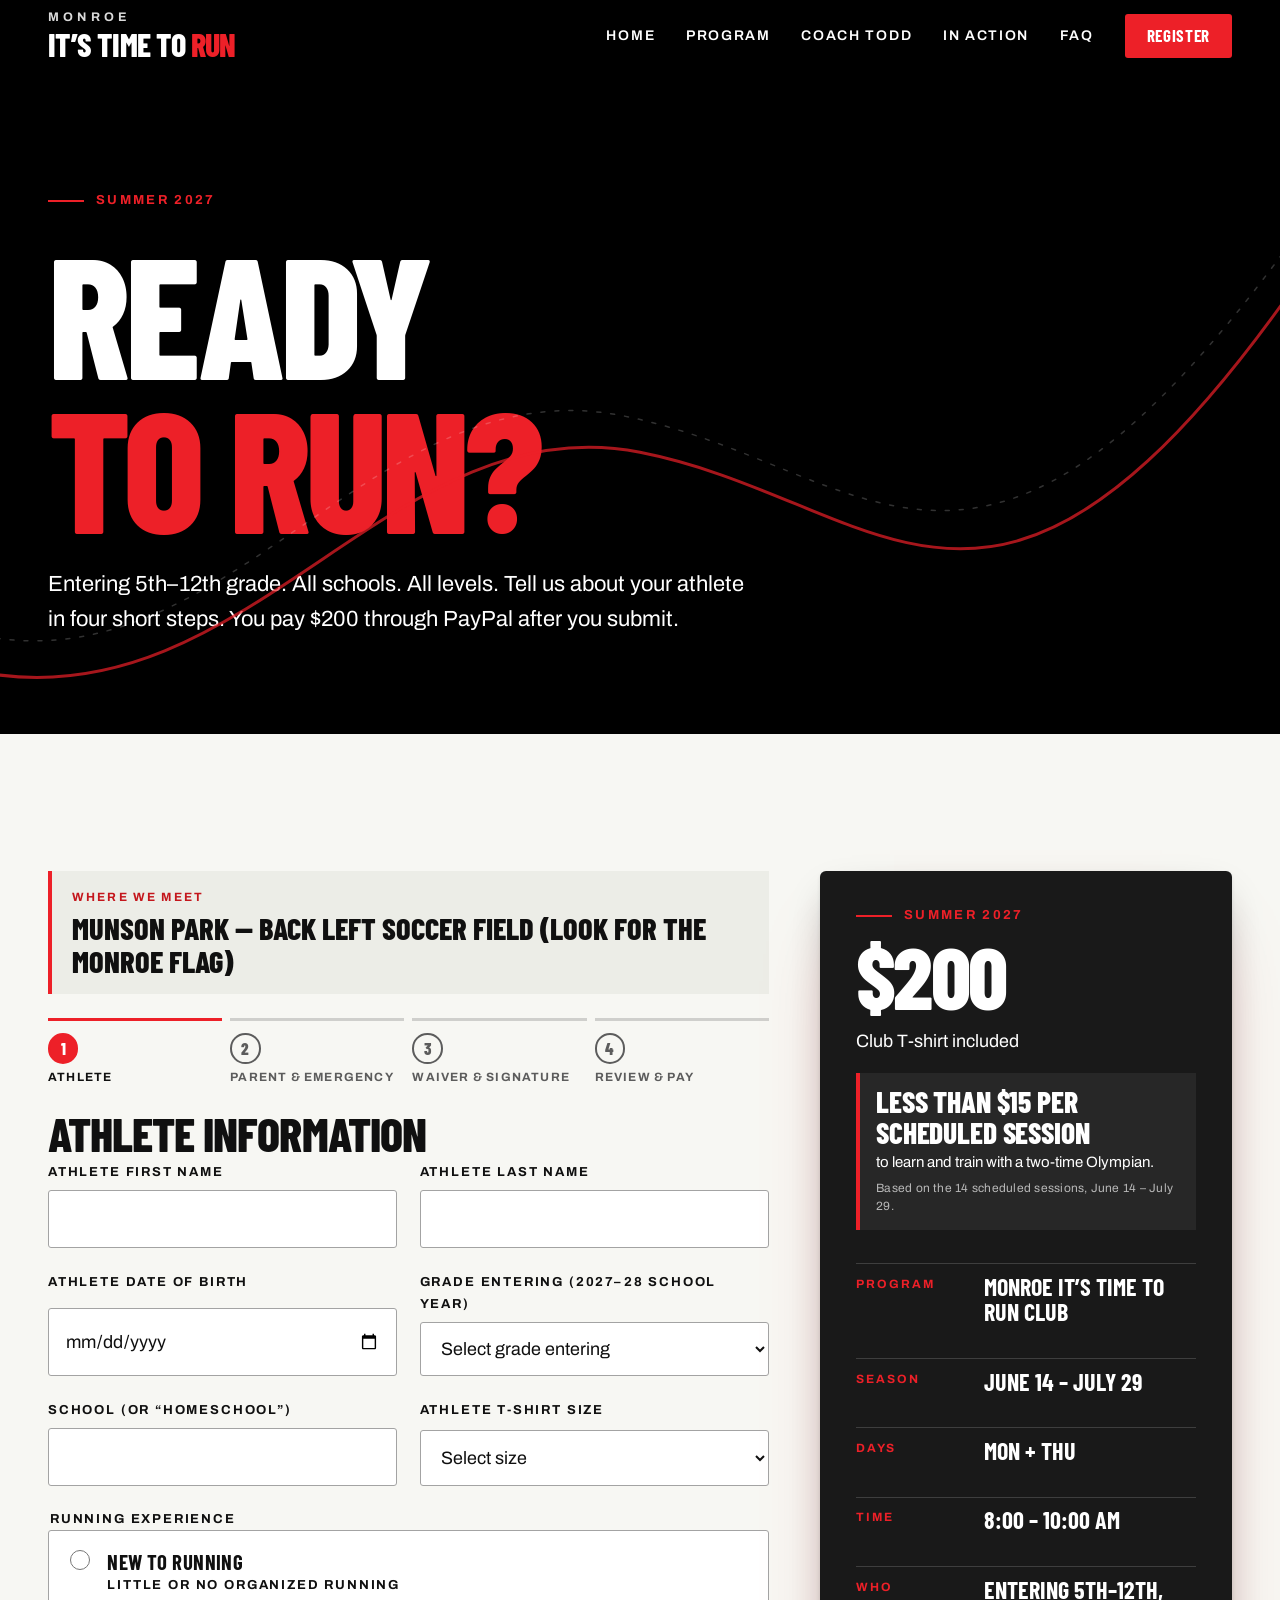
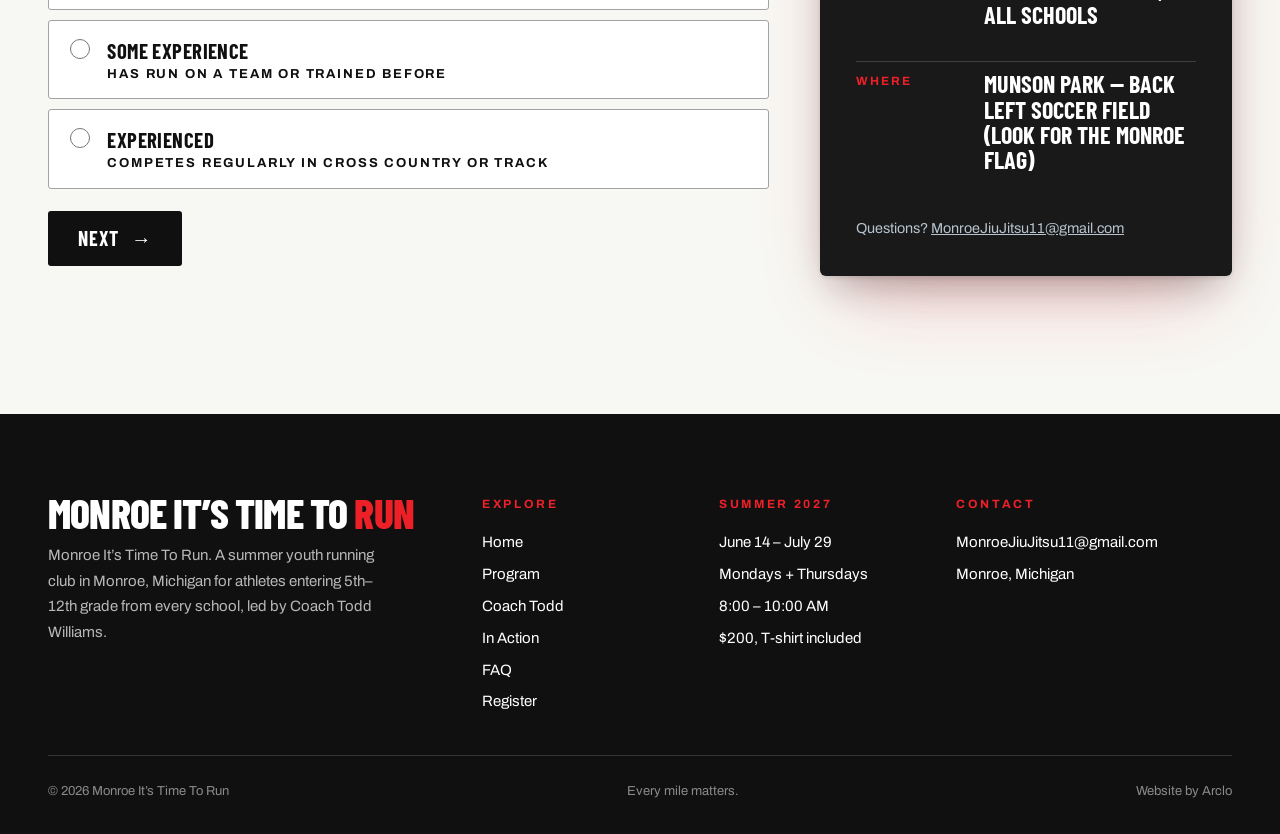
<file: register.html>
<!doctype html>
<html lang="en">
<head>
<meta charset="utf-8">
<meta name="viewport" content="width=device-width, initial-scale=1">
<title>Register: Summer 2027 Youth Running Club | Monroe, MI</title>
<meta name="description" content="Register your athlete for Monroe It’s Time To Run, Summer 2027. Online form, e-signed waiver, then $200 payment by PayPal. Mondays + Thursdays, June 14 – July 29.">
<link rel="canonical" href="https://www.monroeitstimetorun.com/register">
<meta name="theme-color" content="#000000">
<meta property="og:site_name" content="Monroe It’s Time To Run">
<meta property="og:locale" content="en_US">
<meta property="og:type" content="website">
<meta property="og:url" content="https://www.monroeitstimetorun.com/register">
<meta property="og:title" content="Register: Summer 2027 Youth Running Club | Monroe, MI">
<meta property="og:description" content="Register your athlete for Monroe It’s Time To Run, Summer 2027. Online form, e-signed waiver, then $200 payment by PayPal. Mondays + Thursdays, June 14 – July 29.">
<meta property="og:image" content="https://www.monroeitstimetorun.com/assets/media/og-share.jpg">
<meta property="og:image:width" content="1200">
<meta property="og:image:height" content="630">
<meta property="og:image:alt" content="Young runners charging up a grass hill at a Monroe It’s Time To Run workout">
<meta name="twitter:card" content="summary_large_image">
<meta name="twitter:title" content="Register: Summer 2027 Youth Running Club | Monroe, MI">
<meta name="twitter:description" content="Register your athlete for Monroe It’s Time To Run, Summer 2027. Online form, e-signed waiver, then $200 payment by PayPal. Mondays + Thursdays, June 14 – July 29.">
<meta name="twitter:image" content="https://www.monroeitstimetorun.com/assets/media/og-share.jpg">
<link rel="icon" href="/favicon.svg" type="image/svg+xml">
<link rel="icon" href="/favicon.ico" sizes="48x48">
<link rel="icon" href="/favicon-32.png" type="image/png" sizes="32x32">
<link rel="icon" href="/favicon-192.png" type="image/png" sizes="192x192">
<link rel="apple-touch-icon" href="/apple-touch-icon.png">
<link rel="preconnect" href="https://fonts.googleapis.com">
<link rel="preconnect" href="https://fonts.gstatic.com" crossorigin>
<link href="https://fonts.googleapis.com/css2?family=Archivo:wght@400;500;600;700&family=Barlow+Condensed:wght@500;600;700;800&display=swap" rel="stylesheet">
<link rel="stylesheet" href="assets/css/styles.css">
</head>
<body>
<a class="skip-link" href="#main">Skip to content</a>
<header class="site-header" id="top">
  <div class="container site-header__inner">
    <!-- TODO: temporary type-based wordmark. Replace when a final club logo exists. -->
    <a class="wordmark" href="/" aria-label="Monroe It’s Time To Run, home">
      <span class="wordmark__top">Monroe</span>
      <span class="wordmark__main">It’s Time To <b>Run</b></span>
    </a>
    <nav class="nav" aria-label="Primary">
      <a href="/">Home</a>
      <a href="/program">Program</a>
      <a href="/coach-todd">Coach Todd</a>
      <a href="/in-action">In Action</a>
      <a href="/faq">FAQ</a>
      <a class="btn btn--primary" href="/register" aria-current="page">Register</a>
    </nav>
    <button class="menu-toggle" type="button" aria-expanded="false" aria-controls="mobile-menu" aria-label="Open menu"><span></span><span></span><span></span></button>
  </div>
</header>
<div class="mobile-menu" id="mobile-menu">
  <nav aria-label="Mobile">
    <ul>
      <li><a href="/">Home<small>01</small></a></li>
      <li><a href="/program">Program<small>02</small></a></li>
      <li><a href="/coach-todd">Coach Todd<small>03</small></a></li>
      <li><a href="/in-action">In Action<small>04</small></a></li>
      <li><a href="/faq">FAQ<small>05</small></a></li>
    </ul>
  </nav>
  <a class="btn btn--primary btn--lg" href="/register">Register for Summer 2027 <span class="arr" aria-hidden="true">→</span></a>
  <p class="mobile-menu__foot">Monroe, Michigan · Led by Coach Todd Williams</p>
</div>
<main id="main">
<section class="page-hero dark dark--deep grain glow">
  <svg class="hero__course" viewBox="0 0 1440 600" preserveAspectRatio="none" aria-hidden="true"><path class="c1" d="M-20 520 C 260 560, 420 300, 700 340 S 1100 560, 1470 180"/><path class="c2" d="M-20 550 C 280 590, 440 330, 720 370 S 1120 590, 1470 220"/></svg>
  <div class="container">
    <span class="eyebrow">Summer 2027</span>
    <h1 class="display">Ready<br><span class="accent">to run?</span></h1>
    <p class="lead">Entering 5th–12th grade. All schools. All levels. Tell us about your athlete in four short steps. You pay $200 through PayPal after you submit.</p>
  </div>
</section>
<section class="section on-light" id="register-form">
  <div class="container">
    <div class="reg-split">
      <!-- REGISTRATION FLOW (see REGISTRATION-SETUP.md)
           Steps: 1 Athlete -> 2 Parent + emergency -> 3 Waiver + e-signature -> 4 Review -> save (POST /api/register) -> PayPal.
           The form is OFF by default: window.SITE_CONFIG.registrationOpen in assets/js/config.js is false, and /api/register also
           refuses (503) until the encrypted storage env vars exist. Flip registrationOpen to true ONLY after storage is configured,
           the waiver has had legal review, and a test registration has been verified. -->
      <div class="reg-main">
      <div class="where"><small>Where we meet</small><b>Munson Park — back left soccer field (look for the Monroe Flag)</b></div>
      <div class="reg-notice" id="reg-notice" role="status"><b>Online registration is not open yet.</b> You can look through the steps below, but nothing you enter is sent or saved, and no payment is requested.</div>
      <ol class="rprog" aria-label="Registration steps">
        <li class="is-current" aria-current="step"><span class="rprog__n">1</span><span class="rprog__t">Athlete</span></li>
        <li><span class="rprog__n">2</span><span class="rprog__t">Parent &amp; emergency</span></li>
        <li><span class="rprog__n">3</span><span class="rprog__t">Waiver &amp; signature</span></li>
        <li><span class="rprog__n">4</span><span class="rprog__t">Review &amp; pay</span></li>
      </ol>
      <form class="form" id="reg-form" novalidate autocomplete="off">
        <div class="hp" aria-hidden="true"><label>Leave this field empty<input type="text" name="website" tabindex="-1" autocomplete="off"></label></div>

        <fieldset class="rstep" data-step="1">
          <legend class="rstep__title">Athlete information</legend>
          <div class="form-row form-row--2">
            <div class="field"><label for="a-first">Athlete first name</label><input id="a-first" name="athlete_first" required maxlength="60"></div>
            <div class="field"><label for="a-last">Athlete last name</label><input id="a-last" name="athlete_last" required maxlength="60"></div>
          </div>
          <div class="form-row form-row--2">
            <div class="field"><label for="a-dob">Athlete date of birth</label><input id="a-dob" name="dob" type="date" required min="2000-01-01"></div>
            <div class="field"><label for="a-grade">Grade entering (2027–28 school year)</label>
              <select id="a-grade" name="grade" required><option value="">Select grade entering</option><option>5th</option><option>6th</option><option>7th</option><option>8th</option><option>9th</option><option>10th</option><option>11th</option><option>12th</option></select></div>
          </div>
          <div class="form-row form-row--2">
            <div class="field"><label for="a-school">School (or “Homeschool”)</label><input id="a-school" name="school" required maxlength="100"></div>
            <!-- TODO (Todd must confirm before launch): the T-shirt size list is PROVISIONAL. Replace with the sizes actually ordered. -->
            <div class="field"><label for="a-shirt">Athlete T-shirt size</label>
              <select id="a-shirt" name="tshirt_size" required><option value="">Select size</option><option>Youth S</option><option>Youth M</option><option>Youth L</option><option>Adult S</option><option>Adult M</option><option>Adult L</option><option>Adult XL</option><option>Adult XXL</option></select></div>
          </div>
          <div class="field">
            <fieldset><legend>Running experience</legend>
              <label class="radio"><input type="radio" name="level" value="new" required><span><b>New to running</b>Little or no organized running</span></label>
              <label class="radio"><input type="radio" name="level" value="some"><span><b>Some experience</b>Has run on a team or trained before</span></label>
              <label class="radio"><input type="radio" name="level" value="experienced"><span><b>Experienced</b>Competes regularly in cross country or track</span></label>
            </fieldset>
          </div>
        </fieldset>

        <fieldset class="rstep" data-step="2">
          <legend class="rstep__title">Parent / legal guardian &amp; emergency information</legend>
          <div class="field"><label for="p-name">Parent / legal guardian full name</label><input id="p-name" name="parent" autocomplete="name" required maxlength="100"></div>
          <div class="form-row form-row--2">
            <div class="field"><label for="p-email">Parent / guardian email</label><input id="p-email" name="email" type="email" autocomplete="email" required maxlength="160"></div>
            <div class="field"><label for="p-phone">Parent / guardian phone</label><input id="p-phone" name="phone" type="tel" inputmode="tel" autocomplete="tel" required maxlength="30" data-phone></div>
          </div>
          <div class="form-row form-row--2">
            <div class="field"><label for="e-name">Emergency contact name</label><input id="e-name" name="emergency_name" required maxlength="100"></div>
            <div class="field"><label for="e-phone">Emergency contact phone</label><input id="e-phone" name="emergency_phone" type="tel" inputmode="tel" required maxlength="30" data-phone></div>
          </div>
          <div class="field"><label for="e-med">Relevant medical restrictions / emergency information</label>
            <textarea id="e-med" name="medical" rows="4" required maxlength="1500"></textarea>
            <small class="field__hint">Enter “None” if there is nothing to report.</small></div>
        </fieldset>

        <fieldset class="rstep" data-step="3">
          <legend class="rstep__title">Liability waiver &amp; signature</legend>
          <p class="rstep__lead">Read the full waiver below. Your information from the previous steps appears in it.</p>
<div class="waiver" data-waiver-version="2026-10-v1">
  <h3 class="waiver__title" data-wp>MONROE IT’S TIME TO RUN CLUB WAIVER</h3>
  <p class="waiver__sub" data-wp>MINOR PARTICIPANT AGREEMENT • ACKNOWLEDGMENT OF RISKS • PARENT/GUARDIAN CONSENT</p>
  <h4 class="waiver__h" data-wp>1. Activities and risks</h4>
  <p class="waiver__p" data-wp>I understand my child may participate in running, conditioning, hills, drills, stretching and related club activities at tracks, parks, roads, trails and other locations. Risks include falls, uneven terrain, traffic, collisions, weather, heat or cold illness, dehydration, overexertion, sprains, fractures, cardiac events, serious injury and, rarely, death. Not all risks can be eliminated.</p>
  <h4 class="waiver__h" data-wp>2. Consent, health and safety</h4>
  <p class="waiver__p" data-wp>I consent to my child’s voluntary participation. To the best of my knowledge, my child can participate safely subject to restrictions I disclose to the club. I will communicate relevant medical concerns and emergency information. My child will follow safety instructions, stop activity for concerning symptoms and report injury or illness. I understand this is not a physician’s medical clearance.</p>
  <h4 class="waiver__h" data-wp>3. Parent/guardian release and limits</h4>
  <p class="waiver__p" data-wp>To the extent permitted by Michigan law, I release Coach Todd Williams, Monroe It’s Time to Run Club, and its staff and volunteers from claims that I personally may lawfully release arising from my child’s participation, including claims based on ordinary negligence to the extent such release is lawful. I understand that signing does not waive my child’s independent legal claims where Michigan law does not allow a parent to do so. This agreement does not release claims that cannot legally be waived.</p>
  <h4 class="waiver__h" data-wp>4. Emergency assistance</h4>
  <p class="waiver__p" data-wp>I authorize club staff to call 911 and seek emergency medical assistance for my child when reasonably necessary, including if I cannot be reached. I understand I may be responsible for resulting medical costs as provided by law. Club staff are not required to provide medical treatment.</p>
  <h4 class="waiver__h" data-wp>5. Scope</h4>
  <p class="waiver__p" data-wp>This agreement applies to Monroe It’s Time to Run Club activities during the program. If any provision is unenforceable, the remainder will apply to the extent allowed by law. Michigan law governs this agreement.</p>
  <h4 class="waiver__h waiver__h--info" data-wp>PARTICIPANT &amp; PARENT/GUARDIAN INFORMATION</h4>
  <dl class="waiver__info">
    <div><dt data-wp>Child’s full name</dt><dd data-fill="athlete_name"></dd></div>
    <div><dt data-wp>Child’s date of birth</dt><dd data-fill="dob"></dd></div>
    <div><dt data-wp>Parent/legal guardian full name</dt><dd data-fill="parent"></dd></div>
    <div><dt data-wp>Parent/guardian phone</dt><dd data-fill="phone"></dd></div>
    <div><dt data-wp>Parent/guardian email</dt><dd data-fill="email"></dd></div>
    <div><dt data-wp>Emergency contact name &amp; phone</dt><dd data-fill="emergency"></dd></div>
    <div><dt data-wp>Relevant medical restrictions / emergency information</dt><dd data-fill="medical"></dd></div>
  </dl>
</div>
          <label class="check"><input type="checkbox" name="agree" id="agree" required><span data-wp>By signing, I confirm that I am the participant’s parent/legal guardian, have read and understand this agreement, and voluntarily consent to my child’s participation.</span></label>
          <div class="sig">
            <div class="field"><label for="sig-typed" data-wp>Parent/legal guardian signature:</label>
              <input id="sig-typed" name="signature_typed" autocomplete="off" required maxlength="100" placeholder="Type your full legal name">
              <small class="field__hint">Type your full name exactly as entered above. Typing it is your electronic signature.</small></div>
            <div class="field"><label for="sig-date" data-wp>Date:</label><input id="sig-date" name="signed_date_display" readonly></div>
            <div class="field sig__draw"><span class="sig__label" id="sig-draw-label">Optional: also draw your signature</span>
              <canvas id="sig-canvas" width="600" height="180" role="img" aria-labelledby="sig-draw-label"></canvas>
              <button type="button" class="sig__clear" id="sig-clear">Clear drawing</button></div>
          </div>
        </fieldset>

        <fieldset class="rstep" data-step="4">
          <legend class="rstep__title">Review &amp; payment</legend>
          <dl class="review" id="review"></dl>
          <div class="pay-explain">
            <b>Payment is required to complete registration.</b>
            <p>When you continue, your registration and signed waiver are saved, then you go to the $200 PayPal checkout. A registration is only confirmed after the payment is received and checked.</p>
          </div>
        </fieldset>

        <div id="form-status" class="form-status" role="alert" tabindex="-1" hidden></div>
        <div class="rnav">
          <button type="button" class="btn btn--ghost-dark" data-back hidden>Back</button>
          <button type="button" class="btn btn--dark" data-next>Next <span class="arr" aria-hidden="true">→</span></button>
          <button type="submit" class="btn btn--primary" data-submit hidden>Save registration &amp; continue to PayPal <span class="arr" aria-hidden="true">→</span></button>
        </div>
      </form>

      <div class="pay-panel" id="pay-panel" hidden tabindex="-1" aria-live="polite">
        <p class="eyebrow">Registration saved</p>
        <h3 class="display">One more step: payment</h3>
        <p>Your reference: <b class="pay-ref" id="pay-ref"></b></p>
        <p><b>Your registration is not complete until your $200 payment is made and confirmed.</b> Use the same email address you registered with when you pay (<span id="pay-email"></span>), and include your reference if PayPal gives you a place for a note.</p>
        <a class="btn btn--primary btn--lg" id="pay-link" href="#" target="_blank" rel="noopener noreferrer">Pay $200 with PayPal <span class="arr" aria-hidden="true">→</span></a>
        <p class="pay-fine">Paying does not confirm your spot automatically. Todd checks payments against registrations and your registration is marked paid after that. Questions? <a href="mailto:MonroeJiuJitsu11@gmail.com">MonroeJiuJitsu11@gmail.com</a></p>
      </div>
      </div>
      <aside class="summary-card" aria-label="Summer 2027 summary">
        <p class="eyebrow" style="color:var(--accent)">Summer 2027</p>
        <p class="display" style="font-size:5.5rem;line-height:.8">$200</p>
        <p>Club T-shirt included</p>
        <p class="ticket__value ticket__value--dark"><b>Less than $15 per scheduled session</b> to learn and train with a two-time Olympian.<small>Based on the 14 scheduled sessions, June 14 – July 29.</small></p>
        <dl class="ticket" style="background:none;box-shadow:none;padding:0;color:#fff"><div style="display:grid;grid-template-columns:7rem 1fr;gap:1rem;padding:.6rem 0;border-top:1px solid var(--line-dark)"><dt style="color:var(--accent)">Program</dt><dd>Monroe It’s Time to Run Club</dd></div><div style="display:grid;grid-template-columns:7rem 1fr;gap:1rem;padding:.6rem 0;border-top:1px solid var(--line-dark)"><dt style="color:var(--accent)">Season</dt><dd>June 14 – July 29</dd></div><div style="display:grid;grid-template-columns:7rem 1fr;gap:1rem;padding:.6rem 0;border-top:1px solid var(--line-dark)"><dt style="color:var(--accent)">Days</dt><dd>Mon + Thu</dd></div><div style="display:grid;grid-template-columns:7rem 1fr;gap:1rem;padding:.6rem 0;border-top:1px solid var(--line-dark)"><dt style="color:var(--accent)">Time</dt><dd>8:00 – 10:00 AM</dd></div><div style="display:grid;grid-template-columns:7rem 1fr;gap:1rem;padding:.6rem 0;border-top:1px solid var(--line-dark)"><dt style="color:var(--accent)">Who</dt><dd>Entering 5th–12th, all schools</dd></div><div style="display:grid;grid-template-columns:7rem 1fr;gap:1rem;padding:.6rem 0;border-top:1px solid var(--line-dark)"><dt style="color:var(--accent)">Where</dt><dd>Munson Park — back left soccer field (look for the Monroe Flag)</dd></div></dl>
        <p style="font-size:.9rem;color:#b7c4cf">Questions? <a href="mailto:MonroeJiuJitsu11@gmail.com">MonroeJiuJitsu11@gmail.com</a></p>
      </aside>
    </div>
  </div>
</section>
</main>
<footer class="site-footer">
  <div class="container">
    <div class="site-footer__grid">
      <div>
        <p class="wordmark__main display" style="font-size:2.6rem;color:#fff;max-width:none">Monroe It’s Time To <span class="accent">Run</span></p>
        <p style="margin-top:.75rem">Monroe It’s Time To Run. A summer youth running club in Monroe, Michigan for athletes entering 5th–12th grade from every school, led by Coach Todd Williams.</p>
      </div>
      <div>
        <h2>Explore</h2>
        <ul><li><a href="/">Home</a></li><li><a href="/program">Program</a></li><li><a href="/coach-todd">Coach Todd</a></li><li><a href="/in-action">In Action</a></li><li><a href="/faq">FAQ</a></li><li><a href="/register">Register</a></li></ul>
      </div>
      <div>
        <h2>Summer 2027</h2>
        <ul><li>June 14 – July 29</li><li>Mondays + Thursdays</li><li>8:00 – 10:00 AM</li><li>$200, T-shirt included</li></ul>
      </div>
      <div>
        <h2>Contact</h2>
        <ul><li><a href="mailto:MonroeJiuJitsu11@gmail.com">MonroeJiuJitsu11@gmail.com</a></li><li>Monroe, Michigan</li></ul>
        <!-- TODO: social links. None supplied, so none shown. -->
      </div>
    </div>
    <div class="site-footer__legal">
      <span>© <span id="year">2027</span> Monroe It’s Time To Run</span>
      <span>Every mile matters.</span>
      <span><a href="https://getarclo.com" target="_blank" rel="noopener">Website by Arclo</a></span>
    </div>
  </div>
</footer>

<script src="assets/js/config.js"></script>
<script src="assets/js/main.js" defer></script>
<script src="assets/js/register.js" defer></script>
</body>
</html>
</file>
<file: assets/css/styles.css>
/* ==========================================================================
   MONROE IT’S TIME TO RUN — design system
   Display: Barlow Condensed  |  Body: Archivo
   ========================================================================== */

:root {
  /* color */
  --navy: #191919;
  --navy-deep: #000000;
  --ink: #101010;
  --paper: #f7f7f3;
  --paper-2: #ecede7;
  --white: #ffffff;
  --gray: #d9d9d9;
  --gray-ink: #5c5c5c;      /* body text on light, 6:1 on paper */
  --accent: #ed2028;        /* Monroe red, used on dark + as fills */
  --accent-ink: #c4161c;    /* red for text on light, 5.6:1 on paper */
  --on-accent: #ffffff;
  --line-dark: rgba(255, 255, 255, 0.16);
  --line-light: rgba(0, 0, 0, 0.16);

  /* type */
  --font-display: "Barlow Condensed", "Arial Narrow", Impact, sans-serif;
  --font-body: "Archivo", system-ui, -apple-system, "Segoe UI", sans-serif;
  --fs-body: clamp(1rem, 0.96rem + 0.2vw, 1.125rem);
  --fs-lead: clamp(1.125rem, 1.05rem + 0.4vw, 1.375rem);
  --fs-h2: clamp(2.9rem, 2rem + 5.2vw, 6.5rem);
  --fs-h3: clamp(1.6rem, 1.3rem + 1.2vw, 2.4rem);
  --fs-eyebrow: 0.8125rem;

  /* space */
  --sp-1: 0.5rem;
  --sp-2: 1rem;
  --sp-3: 1.5rem;
  --sp-4: 2.5rem;
  --sp-5: 4rem;
  --sp-6: clamp(4.5rem, 3rem + 7vw, 9rem);   /* section padding */
  --gutter: clamp(1.25rem, 4vw, 3rem);
  --container: 1320px;
  --container-narrow: 860px;

  /* shape + motion */
  --r-sm: 3px;
  --r-md: 6px;
  --r-lg: 10px;
  --ease: cubic-bezier(0.22, 1, 0.36, 1);
  --ease-spring: cubic-bezier(0.34, 1.4, 0.64, 1);
  --t-fast: 180ms;
  --t-med: 600ms;
  --t-slow: 1100ms;

  /* depth: base -> elevated -> floating */
  --shadow-elev: 0 1px 2px rgba(0, 0, 0, 0.08), 0 8px 24px -8px rgba(0, 0, 0, 0.18);
  --shadow-float: 0 2px 4px rgba(0, 0, 0, 0.1), 0 18px 40px -12px rgba(0, 0, 0, 0.32), 0 40px 80px -30px rgba(237, 32, 40, 0.28);

  --header-h: 72px;
}

/* ---------- reset ---------- */
*, *::before, *::after { box-sizing: border-box; }
html { -webkit-text-size-adjust: 100%; scroll-behavior: smooth; scroll-padding-top: calc(var(--header-h) + 16px); }
body {
  margin: 0;
  font-family: var(--font-body);
  font-size: var(--fs-body);
  line-height: 1.7;
  color: var(--ink);
  background: var(--paper);
  overflow-x: hidden;
  -webkit-font-smoothing: antialiased;
}
img, svg, video { display: block; max-width: 100%; }
h1, h2, h3, h4, p, ul, ol, figure, blockquote { margin: 0; }
ul, ol { padding: 0; list-style: none; }
a { color: inherit; }
button { font: inherit; color: inherit; cursor: pointer; }
:focus-visible { outline: 3px solid var(--accent); outline-offset: 3px; border-radius: 2px; }
.on-light :focus-visible { outline-color: var(--accent-ink); }
::selection { background: var(--accent); color: var(--on-accent); }

.skip-link {
  position: absolute; left: var(--gutter); top: -100px; z-index: 200;
  background: var(--accent); color: var(--on-accent); padding: 0.75rem 1rem; font-weight: 700;
}
.skip-link:focus { top: 12px; }
.sr-only { position: absolute; width: 1px; height: 1px; overflow: hidden; clip: rect(0 0 0 0); white-space: nowrap; }

/* ---------- layout ---------- */
.container { width: 100%; max-width: calc(var(--container) + var(--gutter) * 2); margin-inline: auto; padding-inline: var(--gutter); }
.narrow { max-width: var(--container-narrow); }
.section { padding-block: var(--sp-6); position: relative; }
.section--tight { padding-block: clamp(3rem, 2rem + 4vw, 5.5rem); }

.dark { color: var(--white); background: var(--navy); }
.dark--ink { background: var(--ink); }
.dark--deep { background: var(--navy-deep); }
.on-light { color: var(--ink); }
.light-2 { background: var(--paper-2); }
.white { background: var(--white); }

/* grain + atmosphere on dark sections */
.grain { position: relative; isolation: isolate; }
.grain::after {
  content: ""; position: absolute; inset: 0; z-index: -1; pointer-events: none; opacity: 0.09; mix-blend-mode: overlay;
  background-image: url("data:image/svg+xml;utf8,<svg xmlns='http://www.w3.org/2000/svg' width='220' height='220'><filter id='n'><feTurbulence type='fractalNoise' baseFrequency='.9' numOctaves='2' stitchTiles='stitch'/><feColorMatrix values='0 0 0 0 1 0 0 0 0 1 0 0 0 0 1 0 0 0 .9 0'/></filter><rect width='100%' height='100%' filter='url(%23n)'/></svg>");
}
.glow {
  background-image:
    radial-gradient(60% 50% at 85% 0%, rgba(237, 32, 40, 0.22), transparent 70%),
    radial-gradient(50% 60% at 0% 100%, rgba(237, 32, 40, 0.12), transparent 70%);
}

/* ---------- type ---------- */
.display {
  font-family: var(--font-display); font-weight: 800; text-transform: uppercase;
  letter-spacing: -0.03em; line-height: 0.9;
}
h2.display { font-size: var(--fs-h2); }
h3.display { font-size: var(--fs-h3); line-height: 1; letter-spacing: -0.02em; }
.outline { color: transparent; -webkit-text-stroke: 2px currentColor; }
.dark .outline { -webkit-text-stroke-color: rgba(255, 255, 255, 0.85); }
.accent { color: var(--accent); }
.on-light .accent, .light .accent { color: var(--accent-ink); }
.lead { font-size: var(--fs-lead); line-height: 1.6; max-width: 62ch; }
.prose p + p { margin-top: 1.1em; }
.prose { max-width: 64ch; }
.muted { color: var(--gray-ink); }
.dark .muted { color: #b8b8b8; }

.eyebrow {
  display: inline-flex; align-items: center; gap: 0.75rem;
  font-family: var(--font-body); font-weight: 700; font-size: var(--fs-eyebrow);
  letter-spacing: 0.18em; text-transform: uppercase; line-height: 1.3; color: var(--accent-ink);
}
.eyebrow::before { content: ""; width: 2.25rem; height: 2px; background: currentColor; flex: none; }
.dark .eyebrow { color: var(--accent); }

.section-head { display: grid; gap: var(--sp-3); margin-bottom: clamp(2rem, 1rem + 4vw, 4.5rem); }
.section-head .lead { margin-top: var(--sp-1); }

/* ---------- buttons ---------- */
.btn {
  position: relative; overflow: hidden; isolation: isolate;
  display: inline-flex; align-items: center; justify-content: center; gap: 0.75rem;
  min-height: 54px; padding: 0.9rem 1.75rem; border-radius: var(--r-sm);
  font-family: var(--font-display); font-weight: 700; font-size: 1.25rem; letter-spacing: 0.04em; text-transform: uppercase;
  text-decoration: none; text-align: center; line-height: 1.1; border: 2px solid transparent;
  transition: transform var(--t-fast) var(--ease);
}
.btn::before { content: ""; position: absolute; inset: 0; z-index: -1; background: currentColor; opacity: 0; transition: opacity var(--t-fast) var(--ease); }
.btn:hover::before { opacity: 0.12; }
.btn:hover { transform: translateY(-2px); }
.btn:active { transform: translateY(1px) scale(0.985); }
.btn .arr { transition: transform var(--t-fast) var(--ease); }
.btn:hover .arr { transform: translateX(4px); }
.btn--primary { background: var(--accent); color: var(--on-accent); }
.btn--ghost { border-color: currentColor; color: var(--white); background: transparent; }
.btn--ghost-dark { border-color: var(--ink); color: var(--ink); background: transparent; }
.btn--dark { background: var(--ink); color: var(--white); }
.btn--lg { min-height: 64px; padding-inline: 2.25rem; font-size: 1.5rem; }
.btn-row { display: flex; flex-wrap: wrap; gap: 0.875rem; }

.link-arrow {
  display: inline-flex; align-items: center; gap: 0.6rem; font-family: var(--font-display); font-weight: 700;
  font-size: 1.25rem; letter-spacing: 0.05em; text-transform: uppercase; text-decoration: none;
  padding-block: 0.5rem; border-bottom: 2px solid currentColor;
}
.link-arrow .arr { transition: transform var(--t-fast) var(--ease); }
.link-arrow:hover .arr { transform: translateX(5px); }

/* ---------- header ---------- */
.site-header {
  position: fixed; inset: 0 0 auto 0; z-index: 100; height: var(--header-h); color: var(--white);
  border-bottom: 1px solid transparent; transition: transform 400ms var(--ease);
}
.site-header::before {
  content: ""; position: absolute; inset: 0; z-index: -1; background: rgba(0, 0, 0, 0.94);
  backdrop-filter: blur(8px); opacity: 0; transition: opacity 300ms var(--ease);
  border-bottom: 1px solid var(--line-dark);
}
.site-header.is-scrolled::before, .site-header.is-open::before { opacity: 1; }
.site-header__inner { height: 100%; display: flex; align-items: center; justify-content: space-between; gap: 1.5rem; }
.wordmark { display: inline-flex; flex-direction: column; text-decoration: none; line-height: 1; gap: 3px; }
.wordmark__main { font-family: var(--font-display); font-weight: 800; font-size: 2rem; letter-spacing: -0.02em; text-transform: uppercase; }
.wordmark__main b { color: var(--accent); font-weight: 800; }
.wordmark__sub { font-size: 0.625rem; font-weight: 700; letter-spacing: 0.28em; text-transform: uppercase; opacity: 0.75; }

.nav { display: none; align-items: center; gap: clamp(1rem, 2.4vw, 2.25rem); }
.nav a:not(.btn) {
  position: relative; text-decoration: none; font-weight: 600; font-size: 0.875rem; letter-spacing: 0.12em; text-transform: uppercase; padding-block: 0.5rem;
}
.nav a:not(.btn)::after {
  content: ""; position: absolute; left: 0; right: 0; bottom: 0; height: 2px; background: var(--accent);
  transform: scaleX(0); transform-origin: left; transition: transform 300ms var(--ease);
}
.nav a:not(.btn):hover::after, .nav a[aria-current="page"]::after { transform: scaleX(1); }
.nav .btn { min-height: 44px; padding: 0.55rem 1.25rem; font-size: 1.0625rem; }

.menu-toggle {
  width: 48px; height: 48px; display: grid; place-items: center; background: none; border: 1px solid var(--line-dark); border-radius: var(--r-sm);
}
.menu-toggle span { display: block; width: 22px; height: 2px; background: currentColor; transition: transform 300ms var(--ease), opacity 200ms; }
.menu-toggle span + span { margin-top: 6px; }
.menu-toggle[aria-expanded="true"] span:nth-child(1) { transform: translateY(8px) rotate(45deg); }
.menu-toggle[aria-expanded="true"] span:nth-child(2) { opacity: 0; }
.menu-toggle[aria-expanded="true"] span:nth-child(3) { transform: translateY(-8px) rotate(-45deg); }

.mobile-menu {
  position: fixed; inset: 0; z-index: 90; background: var(--navy-deep); color: var(--white);
  padding: calc(var(--header-h) + 1.5rem) var(--gutter) 2rem; display: flex; flex-direction: column; gap: 2rem;
  opacity: 0; visibility: hidden; transform: translateY(-12px); transition: opacity 280ms var(--ease), transform 280ms var(--ease), visibility 0s linear 280ms;
  overflow-y: auto;
}
.mobile-menu.is-open { opacity: 1; visibility: visible; transform: none; transition-delay: 0s; }
.mobile-menu ul { display: grid; }
.mobile-menu li a {
  display: flex; justify-content: space-between; align-items: baseline; padding: 0.85rem 0; border-bottom: 1px solid var(--line-dark);
  font-family: var(--font-display); font-weight: 800; font-size: clamp(2.5rem, 11vw, 3.5rem); text-transform: uppercase; letter-spacing: -0.02em; text-decoration: none; line-height: 1;
}
.mobile-menu li a small { font-family: var(--font-body); font-size: 0.75rem; letter-spacing: 0.18em; color: var(--accent); font-weight: 700; }
.mobile-menu li a[aria-current="page"] { color: var(--accent); }
.mobile-menu .btn { width: 100%; }
.mobile-menu__foot { margin-top: auto; font-size: 0.9rem; color: #b8b8b8; }

@media (min-width: 980px) {
  .nav { display: flex; }
  .menu-toggle, .mobile-menu { display: none; }
}

/* ---------- mobile sticky CTA ---------- */
.sticky-cta {
  position: fixed; left: 0; right: 0; bottom: 0; z-index: 80; padding: 0.75rem var(--gutter) calc(0.75rem + env(safe-area-inset-bottom));
  background: rgba(0, 0, 0, 0.96); border-top: 1px solid var(--line-dark); display: flex; align-items: center; gap: 1rem; color: var(--white);
  transform: translateY(110%); transition: transform 400ms var(--ease);
}
.sticky-cta.is-visible { transform: none; }
.sticky-cta p { font-size: 0.8125rem; line-height: 1.3; flex: 1; font-weight: 600; }
.sticky-cta p b { display: block; font-family: var(--font-display); font-size: 1.25rem; text-transform: uppercase; letter-spacing: 0.02em; }
.sticky-cta .btn { min-height: 48px; padding-inline: 1.25rem; font-size: 1.125rem; }
@media (min-width: 980px) { .sticky-cta { display: none; } }

/* ---------- placeholders (swap for real media) ---------- */
/* To drop in an asset: put <img> or <video> as a direct child of .ph. Label hides automatically. */
.ph {
  --ar: 4 / 3;
  position: relative; overflow: hidden; isolation: isolate; aspect-ratio: var(--ar); border-radius: var(--r-md);
  background: var(--navy); color: var(--white); border: 1px solid var(--line-dark);
  box-shadow: var(--shadow-elev);
}
.ph__bg {
  position: absolute; inset: 0; z-index: -1; transition: transform 900ms var(--ease);
  background:
    radial-gradient(70% 60% at 80% 10%, rgba(237, 32, 40, 0.4), transparent 65%),
    radial-gradient(60% 70% at 10% 100%, rgba(0, 0, 0, 0.9), transparent 70%),
    linear-gradient(160deg, #222222 0%, #191919 55%, #000000 100%);
}
.ph--ink .ph__bg {
  background:
    radial-gradient(60% 60% at 20% 0%, rgba(237, 32, 40, 0.28), transparent 65%),
    linear-gradient(160deg, #222222 0%, #111315 70%);
}
.ph__bg svg { position: absolute; inset: 0; width: 100%; height: 100%; opacity: 0.5; }
.ph__bg path { fill: none; stroke: rgba(255, 255, 255, 0.55); stroke-width: 1.5; stroke-dasharray: 3 9; vector-effect: non-scaling-stroke; }
.ph__bg path.solid { stroke: var(--accent); stroke-dasharray: none; stroke-width: 2; opacity: 0.8; }
.ph::after { /* gradient overlay for legibility */
  content: ""; position: absolute; inset: 0; z-index: -1; background: linear-gradient(to top, rgba(0, 0, 0, 0.6), transparent 55%); pointer-events: none;
}
.ph:hover .ph__bg { transform: scale(1.04); }
.ph__label { position: absolute; left: 0; right: 0; bottom: 0; padding: clamp(0.9rem, 2vw, 1.5rem); display: grid; gap: 0.35rem; }
.ph__tag {
  justify-self: start; font-size: 0.6875rem; font-weight: 700; letter-spacing: 0.2em; text-transform: uppercase;
  padding: 0.3rem 0.55rem; border: 1px solid rgba(255, 255, 255, 0.5); border-radius: 2px;
}
.ph__title { font-family: var(--font-display); font-weight: 800; text-transform: uppercase; letter-spacing: 0; font-size: clamp(1.15rem, 1rem + 0.8vw, 1.75rem); line-height: 1.05; }
.ph__ideal { font-size: 0.8125rem; line-height: 1.45; color: #cfcfcf; max-width: 46ch; }
.ph > img, .ph > video { position: absolute; inset: 0; width: 100%; height: 100%; object-fit: cover; z-index: 0; }
.ph:has(> img, > video) .ph__label, .ph:has(> img, > video)::after { display: none; }
.ph--tall { --ar: 4 / 5; }
.ph--wide { --ar: 16 / 9; }
.ph--sq { --ar: 1 / 1; }
.ph--cinema { --ar: 21 / 9; }
.ph--play .ph__play {
  position: absolute; inset: 0 0 28% 0; display: grid; place-items: center; pointer-events: none;
}
.ph__play span {
  width: clamp(72px, 10vw, 112px); aspect-ratio: 1; border-radius: 50%; display: grid; place-items: center;
  background: var(--accent); color: var(--on-accent); box-shadow: 0 0 0 10px rgba(237, 32, 40, 0.22), var(--shadow-float);
}
.ph__play svg { width: 34%; margin-left: 6%; }

/* ---------- reveal + motion ---------- */
.js .reveal { opacity: 0; transform: translateY(26px); transition: opacity var(--t-med) var(--ease), transform var(--t-med) var(--ease); transition-delay: calc(var(--d, 0) * 90ms); }
.js .reveal.is-in { opacity: 1; transform: none; }
.js .rule-draw::before { transform: scaleX(0); transform-origin: left; transition: transform var(--t-slow) var(--ease); }
.js .rule-draw.is-in::before { transform: scaleX(1); }
.js .clip { clip-path: inset(0 0 100% 0); transition: clip-path 900ms var(--ease); transition-delay: calc(var(--d, 0) * 110ms); }
.js .clip.is-in { clip-path: inset(0); }

@media (prefers-reduced-motion: reduce) {
  html { scroll-behavior: auto; }
  *, *::before, *::after { animation-duration: 0.001ms !important; animation-iteration-count: 1 !important; transition-duration: 0.001ms !important; transition-delay: 0s !important; }
  .js .reveal, .js .clip { opacity: 1; transform: none; clip-path: none; }
}

/* ==========================================================================
   HOME — hero
   ========================================================================== */
.hero { min-height: 100svh; display: flex; flex-direction: column; padding-top: var(--header-h); overflow: hidden; background-color: var(--navy-deep); }
.hero__media { position: absolute; inset: 0; z-index: -2; }
.hero__media .ph { position: absolute; inset: 0; border: 0; border-radius: 0; aspect-ratio: auto; box-shadow: none; }
.hero__media .ph::after { background: linear-gradient(to top, rgba(0, 0, 0, 0.92), rgba(0, 0, 0, 0.35) 55%, rgba(0, 0, 0, 0.65)); }
.hero__media .ph__label { top: auto; bottom: 7rem; left: auto; right: 0; max-width: 340px; text-align: right; justify-items: end; opacity: 0.8; padding: var(--gutter); display: none; }
.hero__course { position: absolute; inset: 0; z-index: -1; width: 100%; height: 100%; pointer-events: none; }
.hero__course path { fill: none; stroke-linecap: round; vector-effect: non-scaling-stroke; }
.hero__course .c1 { stroke: rgba(255, 255, 255, 0.28); stroke-width: 1.5; stroke-dasharray: 4 10; }
.hero__course .c2 { stroke: var(--accent); stroke-width: 3; stroke-dasharray: 2400; stroke-dashoffset: 2400; animation: draw 3.2s 0.6s var(--ease) forwards; }
@keyframes draw { to { stroke-dashoffset: 0; } }

.hero__body { flex: 1; display: flex; flex-direction: column; justify-content: center; gap: clamp(1.25rem, 1rem + 1.5vw, 2.25rem); padding-block: clamp(2rem, 4vh, 4rem) clamp(2rem, 4vh, 3rem); }
.hero__kicker { display: flex; flex-wrap: wrap; gap: 0.5rem 1.5rem; }
.hero h1 {
  font-size: clamp(5.2rem, 10vw + 3.5rem, 17rem); /* tuned so "YOU WILL" fits 320px+ */
  line-height: 0.84; letter-spacing: -0.035em;
}
@media (max-width: 480px) { .hero h1 { font-size: clamp(4.4rem, 28vw, 7rem); } }
.hero h1 .line { display: block; overflow: hidden; padding-bottom: 0.04em; }
.hero h1 .line > span { display: block; animation: rise 1s var(--ease) both; }
.hero h1 .line:nth-child(2) > span { animation-delay: 0.14s; }
.hero h1 .line:nth-child(2) { margin-top: -0.05em; }
@keyframes rise { from { transform: translateY(105%); } to { transform: none; } }
.hero h1 .outline { -webkit-text-stroke-width: clamp(2px, 0.35vw, 4px); }
.hero__sub { font-family: var(--font-display); font-weight: 600; font-size: clamp(1.6rem, 1.2rem + 1.6vw, 2.5rem); line-height: 1.1; letter-spacing: -0.005em; max-width: 24ch; }
.hero__sub em { font-style: normal; color: var(--accent); }
.hero__ctas { margin-top: 0.25rem; }
.hero__facts {
  display: grid; grid-template-columns: repeat(2, 1fr); border-top: 1px solid var(--line-dark); background: rgba(0, 0, 0, 0.55);
}
.hero__facts div { padding: 1rem var(--gutter) 1rem 0; }
.hero__facts div:nth-child(even) { padding-left: 1rem; border-left: 1px solid var(--line-dark); }
.hero__facts div:nth-child(n+3) { border-top: 1px solid var(--line-dark); }
.hero__facts b { display: block; font-family: var(--font-display); font-weight: 700; font-size: clamp(1.35rem, 1.1rem + 1vw, 2rem); text-transform: uppercase; line-height: 1.05; letter-spacing: 0; }
.hero__facts span { font-size: 0.75rem; letter-spacing: 0.16em; text-transform: uppercase; color: #b8b8b8; font-weight: 600; }
@media (min-width: 760px) {
  .hero__facts { grid-template-columns: repeat(4, 1fr); }
  .hero__facts div, .hero__facts div:nth-child(even) { padding: 1.25rem 1.5rem; border-left: 1px solid var(--line-dark); border-top: 0; }
  .hero__facts div:first-child { border-left: 0; padding-left: 0; }
  .hero__media .ph__label { display: grid; }
}
/* the hero facts must fall inside the container alignment */
.hero__facts-wrap { background: rgba(0, 0, 0, 0.55); border-top: 1px solid var(--line-dark); }
.hero__facts-wrap .hero__facts { background: none; border: 0; }

/* hero sequence (the "you will learn" ledger) */
.seq { padding-block: var(--sp-6); position: relative; }
.seq__list { display: grid; }
.seq__item {
  position: relative; display: grid; grid-template-columns: 3rem 1fr; gap: 0.5rem 1rem; padding-block: clamp(1.4rem, 1rem + 2vw, 2.5rem); align-items: baseline;
}
.seq__item::before { content: ""; position: absolute; left: 0; right: 0; top: 0; height: 1px; background: var(--line-dark); }
.seq__n { font-family: var(--font-display); font-weight: 700; font-size: 1.25rem; color: var(--accent); letter-spacing: 0.06em; }
.seq__t {
  font-family: var(--font-display); font-weight: 700; text-transform: uppercase; letter-spacing: -0.015em; line-height: 1;
  font-size: calc(2rem + var(--i) * 0.7vw + var(--i) * 0.2rem); max-width: 26ch;
}
.seq__t small { display: block; font-family: var(--font-body); font-weight: 700; font-size: 0.75rem; letter-spacing: 0.2em; color: var(--accent); margin-bottom: 0.6rem; }
.seq__final { padding-top: clamp(2.5rem, 2rem + 3vw, 5rem); display: grid; gap: clamp(1.5rem, 3vw, 3rem); }
.seq__final p.big { font-family: var(--font-display); font-weight: 600; font-size: clamp(1.7rem, 1.2rem + 2.4vw, 3.4rem); line-height: 1.08; max-width: 26ch; letter-spacing: -0.01em; }
.seq__final p.big em { font-style: normal; color: var(--accent); }
.seq__brand { display: grid; gap: 0.5rem; border-top: 1px solid var(--line-dark); padding-top: clamp(1.5rem, 3vw, 2.5rem); }
.seq__brand span { font-weight: 700; letter-spacing: 0.24em; text-transform: uppercase; font-size: clamp(0.75rem, 0.6rem + 0.5vw, 1rem); }
.seq__brand strong { font-family: var(--font-display); font-weight: 800; text-transform: uppercase; line-height: 0.85; letter-spacing: -0.035em; font-size: clamp(3.6rem, 2rem + 10vw, 12rem); }
@media (min-width: 760px) { .seq__item { grid-template-columns: 5rem 1fr; } .seq__final { grid-template-columns: 1fr; } }

/* ---------- snapshot band ---------- */
.snapshot { background: var(--paper); border-bottom: 1px solid var(--line-light); }
.snap-grid { display: grid; grid-template-columns: repeat(2, 1fr); }
.snap-cell { padding: clamp(1.25rem, 3vw, 2.25rem) clamp(0.75rem, 2vw, 1.75rem) clamp(1.25rem, 3vw, 2.25rem) 0; border-top: 1px solid var(--line-light); display: grid; gap: 0.35rem; align-content: start; }
.snap-cell:nth-child(-n+2) { border-top: 0; }
.snap-cell:nth-child(even) { padding-left: clamp(0.75rem, 2vw, 1.75rem); border-left: 1px solid var(--line-light); }
.snap-cell small { font-size: 0.75rem; font-weight: 700; letter-spacing: 0.18em; text-transform: uppercase; color: var(--accent-ink); }
.snap-cell b { font-family: var(--font-display); font-weight: 800; text-transform: uppercase; font-size: clamp(1.9rem, 1.2rem + 2.4vw, 3.25rem); line-height: 0.95; letter-spacing: -0.02em; }
.snap-cell span { font-size: 0.9rem; color: var(--gray-ink); line-height: 1.4; }
@media (min-width: 1000px) {
  .snap-grid { grid-template-columns: repeat(3, 1fr); }
  .snap-cell, .snap-cell:nth-child(even) { border-top: 1px solid var(--line-light); border-left: 1px solid var(--line-light); padding: 2rem 1.75rem; }
  .snap-cell:nth-child(-n+3) { border-top: 0; }
  .snap-cell:nth-child(3n+1) { border-left: 0; padding-left: 0; }
  .snap-cell b { font-size: clamp(2.4rem, 1rem + 2.6vw, 3.6rem); }
}

/* ---------- positioning ---------- */
.pos-head { display: grid; gap: var(--sp-3); }
.pos-grid { display: grid; gap: clamp(2rem, 4vw, 4rem); margin-top: clamp(2rem, 4vw, 4rem); }
.pos-grid aside { border-left: 3px solid var(--accent-ink); padding-left: 1.5rem; font-family: var(--font-display); font-weight: 600; font-size: clamp(1.6rem, 1.2rem + 1.4vw, 2.4rem); line-height: 1.1; align-self: start; }
@media (min-width: 900px) { .pos-grid { grid-template-columns: 1.3fr 1fr; align-items: start; } }

.not-block { margin-top: clamp(3rem, 2rem + 4vw, 6rem); }
.not-lines { display: grid; gap: 0.15rem; }
.not-lines p { font-family: var(--font-display); font-weight: 800; text-transform: uppercase; letter-spacing: -0.025em; line-height: 0.95; font-size: clamp(2.1rem, 1rem + 5.5vw, 5.8rem); }
.not-lines p.strike { color: transparent; -webkit-text-stroke: 1.5px rgba(255, 255, 255, 0.7); }
.not-lines .but { margin-top: clamp(1.25rem, 3vw, 2.25rem); font-size: clamp(1.1rem, 0.9rem + 1vw, 1.75rem); letter-spacing: 0.04em; font-weight: 700; color: #b8b8b8; }
.verbs { display: grid; gap: 0; margin-top: 0.5rem; }
.verbs p { font-size: clamp(3.4rem, 18vw, 12.5rem); line-height: 0.86; color: var(--accent); }
.verbs p:nth-child(2) { color: var(--white); }
.verbs p:nth-child(3) { color: transparent; -webkit-text-stroke: 2px var(--accent); }
.purpose { margin-top: clamp(2rem, 4vw, 3.5rem); display: grid; gap: 1rem; padding-top: 1.5rem; border-top: 1px solid var(--line-dark); }
.purpose q { font-family: var(--font-display); font-weight: 600; font-size: clamp(1.7rem, 1.2rem + 2vw, 3rem); line-height: 1.1; quotes: none; max-width: 24ch; }

/* ---------- coach ---------- */
.coach-grid { display: grid; gap: clamp(2rem, 4vw, 4.5rem); align-items: start; }
@media (min-width: 960px) { .coach-grid { grid-template-columns: 5fr 7fr; } .coach-grid .ph { position: sticky; top: calc(var(--header-h) + 24px); } }
.coach-name { font-size: clamp(3.6rem, 2rem + 8vw, 9.5rem); margin-block: var(--sp-2) var(--sp-3); }
.creds { display: grid; grid-template-columns: 1fr 1fr; border-top: 2px solid var(--accent); margin-block: var(--sp-4) var(--sp-3); }
.creds li { padding: 1.1rem 1rem 1.1rem 0; border-bottom: 1px solid var(--line-dark); font-family: var(--font-display); font-weight: 800; text-transform: uppercase; font-size: clamp(1.45rem, 1.1rem + 1.2vw, 2.1rem); line-height: 1; letter-spacing: -0.01em; display: grid; gap: 0.4rem; align-content: start; }
.creds li:nth-child(even) { padding-left: 1rem; border-left: 1px solid var(--line-dark); }
.creds li:last-child:nth-child(odd) { grid-column: 1 / -1; }
.creds small { font-family: var(--font-body); font-weight: 700; font-size: 0.6875rem; letter-spacing: 0.2em; color: var(--accent); }
.creds--light { border-top-color: var(--accent-ink); }
.creds--light li { border-color: var(--line-light); }
.creds--light small { color: var(--accent-ink); }
@media (min-width: 700px) { .creds--5 { grid-template-columns: repeat(6, 1fr); } .creds--5 li { grid-column: span 2; border-left: 1px solid var(--line-dark); padding-left: 1rem; } .creds--5 li:nth-child(3n+1) { border-left: 0; padding-left: 0; } .creds--5 li:nth-child(4), .creds--5 li:nth-child(5) { grid-column: span 3; } .creds--5 li:nth-child(4) { border-left: 0; padding-left: 0; } .creds--5 li:last-child:nth-child(odd) { grid-column: span 3; } }
.games { display: grid; gap: 0.25rem; margin-block: var(--sp-3); }
.games li { display: flex; gap: 1rem; align-items: baseline; padding-block: 0.75rem; border-bottom: 1px solid var(--line-dark); font-family: var(--font-display); font-weight: 700; text-transform: uppercase; font-size: clamp(1.3rem, 1.1rem + 0.8vw, 1.8rem); letter-spacing: 0.01em; }
.games li b { color: var(--accent); font-size: 1.15em; min-width: 3.2ch; }
.coach-role { font-weight: 700; letter-spacing: 0.1em; text-transform: uppercase; font-size: 0.9rem; margin-bottom: var(--sp-2); }

/* ---------- growth ---------- */
.growth { display: grid; gap: clamp(2rem, 4vw, 4rem); }
@media (min-width: 960px) { .growth { grid-template-columns: 7fr 5fr; align-items: center; } }
.bars { display: grid; gap: clamp(1.25rem, 3vw, 2rem); }
.bar-row { display: grid; gap: 0.5rem; }
.bar-row__year { font-weight: 700; letter-spacing: 0.2em; font-size: 0.875rem; color: var(--accent-ink); }
.bar { height: clamp(88px, 14vw, 150px); position: relative; background: var(--paper-2); border-radius: var(--r-sm); overflow: hidden; }
.bar__fill { position: absolute; inset: 0; width: var(--w); background: var(--ink); transform-origin: left; display: flex; align-items: center; padding-inline: clamp(1rem, 3vw, 2rem); gap: 1rem; color: var(--white); border-radius: var(--r-sm); }
.js .bar__fill { transform: scaleX(0); transition: transform 1.4s var(--ease); }
.js .bar-row.is-in .bar__fill { transform: scaleX(1); }
.bar-row--now .bar__fill { background: var(--navy); box-shadow: inset 0 0 0 1px rgba(255,255,255,0.1); background-image: linear-gradient(90deg, rgba(237,32,40,0.0), rgba(237,32,40,0.35)); background-color: var(--navy); }
.bar__num { font-family: var(--font-display); font-weight: 800; font-size: clamp(3.2rem, 2rem + 6vw, 6.5rem); line-height: 1; letter-spacing: -0.03em; white-space: nowrap; }
.bar__num small { font-size: 0.28em; letter-spacing: 0.16em; font-weight: 700; font-family: var(--font-body); margin-left: 0.5rem; vertical-align: middle; }
.growth__schools { display: flex; align-items: center; gap: 1rem; border: 2px solid var(--accent-ink); border-radius: var(--r-sm); padding: 1rem 1.25rem; width: fit-content; }
.growth__schools b { font-family: var(--font-display); font-weight: 800; font-size: 3.2rem; line-height: 0.9; color: var(--accent-ink); }
.growth__schools > span { font-weight: 700; text-transform: uppercase; letter-spacing: 0.14em; font-size: 0.8125rem; line-height: 1.3; }
.triplet { margin-top: var(--sp-4); display: grid; }
.triplet p { font-family: var(--font-display); font-weight: 800; text-transform: uppercase; font-size: clamp(2.2rem, 1.2rem + 4vw, 4.6rem); line-height: 0.95; letter-spacing: -0.025em; }
.triplet p:last-child { color: var(--accent-ink); }
.triplet--dark p:last-child { color: var(--accent); }

/* ---------- in action / mosaic ---------- */
.mosaic { display: grid; gap: clamp(0.5rem, 1.2vw, 1rem); grid-template-columns: repeat(2, 1fr); margin-top: clamp(0.5rem, 1.2vw, 1rem); }
.mosaic .ph { --ar: 1 / 1; }
.mosaic .m-wide, .mosaic .m5 { grid-column: 1 / -1; --ar: 16 / 9; }
@media (min-width: 900px) {
  .mosaic { grid-template-columns: repeat(12, 1fr); grid-auto-rows: clamp(150px, 17vw, 240px); }
  .mosaic .ph { --ar: auto; aspect-ratio: auto; }
  .mosaic .m1 { grid-column: span 5; grid-row: span 2; }
  .mosaic .m2 { grid-column: span 4; grid-row: span 1; }
  .mosaic .m3 { grid-column: span 3; grid-row: span 1; }
  .mosaic .m4 { grid-column: span 3; grid-row: span 1; }
  .mosaic .m5 { grid-column: span 4; grid-row: span 1; }
  .mosaic .m-wide { grid-column: auto; }
}
.mosaic .ph__ideal { display: none; }

/* ---------- built to make you better ---------- */
.built { display: grid; gap: clamp(2rem, 4vw, 4rem); }
@media (min-width: 960px) { .built { grid-template-columns: 5fr 7fr; } }
.pillars { display: grid; border-top: 2px solid var(--ink); }
.pillar { display: grid; grid-template-columns: 3.2rem 1fr; gap: 0.25rem 1rem; padding-block: clamp(1rem, 2vw, 1.6rem); border-bottom: 1px solid var(--line-light); align-items: baseline; transition: transform 300ms var(--ease); }
.pillar:hover { transform: translateX(6px); }
.pillar > span { font-family: var(--font-display); font-weight: 700; color: var(--accent-ink); font-size: 1.25rem; letter-spacing: 0.06em; }
.pillar h3 { font-family: var(--font-display); font-weight: 800; text-transform: uppercase; font-size: clamp(2rem, 1.4rem + 2.4vw, 3.4rem); line-height: 0.95; letter-spacing: -0.025em; }
.pillar p { grid-column: 2; color: var(--gray-ink); max-width: 46ch; }

/* ---------- measure / steps ---------- */
.steps { display: grid; counter-reset: s; margin-block: clamp(2rem, 4vw, 4rem); position: relative; }
.step { position: relative; display: grid; grid-template-columns: 3.5rem 1fr; gap: 1rem; padding-bottom: clamp(1.5rem, 3vw, 2.25rem); }
.step::before { content: ""; position: absolute; left: 1.2rem; top: 2.6rem; bottom: 0; width: 2px; background: var(--line-dark); }
.step:last-child::before { display: none; }
.step__n { width: 2.5rem; height: 2.5rem; border-radius: 50%; border: 2px solid var(--accent); display: grid; place-items: center; font-family: var(--font-display); font-weight: 800; font-size: 1.2rem; color: var(--accent); background: var(--navy); }
.step:last-child .step__n { background: var(--accent); color: var(--on-accent); }
.step h3 { font-family: var(--font-display); font-weight: 800; text-transform: uppercase; font-size: clamp(2rem, 1.4rem + 2vw, 3rem); line-height: 1; letter-spacing: -0.02em; padding-top: 0.15rem; }
@media (min-width: 900px) {
  .steps { grid-template-columns: repeat(5, 1fr); gap: 0; }
  .step { grid-template-columns: 1fr; gap: 1.25rem; padding: 0 1rem 0 0; }
  .step::before { left: 2.5rem; right: 0; top: 1.2rem; bottom: auto; width: auto; height: 2px; }
  .step h3 { font-size: clamp(1.6rem, 0.9rem + 1.6vw, 2.5rem); padding-right: 0.5rem; }
  .step { padding-right: 1.25rem; }
}
.stack-lines p { font-family: var(--font-display); font-weight: 800; text-transform: uppercase; letter-spacing: -0.03em; line-height: 0.9; font-size: clamp(2.8rem, 1.2rem + 7vw, 8rem); }
.stack-lines p:nth-child(2) { color: transparent; -webkit-text-stroke: 2px rgba(255, 255, 255, 0.85); }
.stack-lines p:nth-child(3) { color: var(--accent); }

/* ---------- schools ---------- */
.schools { display: grid; grid-template-columns: 1fr; border-top: 2px solid var(--ink); margin-block: clamp(2rem, 4vw, 3.5rem); }
.schools li { padding: 0.9rem 0; border-bottom: 1px solid var(--line-light); font-family: var(--font-display); font-weight: 700; text-transform: uppercase; font-size: clamp(1.6rem, 1.2rem + 1.4vw, 2.5rem); line-height: 1; letter-spacing: -0.01em; display: flex; justify-content: space-between; gap: 1rem; align-items: baseline; }
.schools li span { font-family: var(--font-body); font-size: 0.6875rem; letter-spacing: 0.18em; color: var(--gray-ink); font-weight: 700; }
.schools li.more { color: var(--accent-ink); }
@media (min-width: 640px) { .schools { grid-template-columns: 1fr 1fr; column-gap: 3rem; } }
@media (min-width: 1000px) { .schools { grid-template-columns: repeat(3, 1fr); } }
.welcome-row { display: grid; gap: 0.25rem; }
.welcome-row p { font-family: var(--font-display); font-weight: 800; text-transform: uppercase; font-size: clamp(2rem, 1rem + 4vw, 4.4rem); letter-spacing: -0.025em; line-height: 0.95; }
.welcome-row p:nth-child(3) { color: var(--accent-ink); }

/* ---------- manifesto ---------- */
.manifesto { overflow: hidden; }
.manifesto h2 { font-size: clamp(3rem, 1.2rem + 8vw, 9.5rem); max-width: 14ch; }
.manifesto h2 .outline { -webkit-text-stroke-width: 2px; }
.manifesto__cols { display: grid; gap: clamp(2rem, 4vw, 4rem); margin-top: clamp(2rem, 4vw, 4rem); }
@media (min-width: 900px) { .manifesto__cols { grid-template-columns: 1fr 1fr; align-items: start; } }
.want { display: grid; gap: 0; border-top: 2px solid var(--accent); }
.want li { font-family: var(--font-display); font-weight: 800; text-transform: uppercase; font-size: clamp(2.4rem, 1.4rem + 3.6vw, 4.6rem); line-height: 1; letter-spacing: -0.025em; padding-block: 0.4rem; border-bottom: 1px solid var(--line-dark); display: flex; align-items: baseline; gap: 1rem; }
.want li span { font-size: 0.8125rem; letter-spacing: 0.18em; color: var(--accent); font-family: var(--font-body); font-weight: 700; min-width: 2.2rem; }
.learn-list { display: grid; gap: 0.6rem; margin-top: var(--sp-3); }
.learn-list li { padding-left: 1.6rem; position: relative; }
.learn-list li::before { content: ""; position: absolute; left: 0; top: 0.8em; width: 0.9rem; height: 2px; background: var(--accent); }
.manifesto__close { margin-top: clamp(3rem, 2rem + 5vw, 7rem); padding-top: clamp(1.5rem, 3vw, 3rem); border-top: 1px solid var(--line-dark); }
.manifesto__close p { font-family: var(--font-display); font-weight: 800; text-transform: uppercase; letter-spacing: -0.03em; line-height: 0.92; font-size: clamp(2.2rem, 1rem + 5.2vw, 6rem); }
.manifesto__close p + p { color: var(--accent); }

/* ---------- registration ---------- */
.reg { background: var(--accent); color: var(--on-accent); overflow: hidden; }
.reg .eyebrow { color: var(--on-accent); }
.reg__grid { display: grid; gap: clamp(2rem, 4vw, 4rem); align-items: center; }
@media (min-width: 960px) { .reg__grid { grid-template-columns: 6fr 5fr; } }
.reg h2 { font-size: clamp(4rem, 2rem + 11vw, 11.5rem); }
.reg h2 .outline { -webkit-text-stroke-color: var(--on-accent); }
.reg__lede { font-family: var(--font-display); font-weight: 700; text-transform: uppercase; font-size: clamp(1.6rem, 1.2rem + 1.6vw, 2.6rem); line-height: 1; letter-spacing: -0.01em; margin-top: var(--sp-3); }
.ticket { background: var(--paper); color: var(--ink); border-radius: var(--r-md); padding: clamp(1.5rem, 3vw, 2.5rem); box-shadow: var(--shadow-float); display: grid; gap: var(--sp-3); position: relative; }
.ticket__price { display: flex; align-items: flex-end; gap: 1rem; border-bottom: 2px solid var(--ink); padding-bottom: var(--sp-2); }
.ticket__price b { font-family: var(--font-display); font-weight: 800; font-size: clamp(5rem, 3rem + 6vw, 8rem); line-height: 0.8; letter-spacing: -0.04em; }
.ticket__price span { font-weight: 700; text-transform: uppercase; letter-spacing: 0.1em; font-size: 0.8125rem; line-height: 1.35; padding-bottom: 0.3rem; }
.ticket dl { display: grid; gap: 0; margin: 0; }
.ticket dl div { display: grid; grid-template-columns: 8.5rem 1fr; gap: 1rem; padding-block: 0.7rem; border-bottom: 1px solid var(--line-light); align-items: baseline; }
.ticket dt { font-size: 0.75rem; font-weight: 700; letter-spacing: 0.16em; text-transform: uppercase; color: var(--accent-ink); }
.ticket dd { margin: 0; font-family: var(--font-display); font-weight: 700; text-transform: uppercase; font-size: 1.5rem; line-height: 1.05; }
.ticket .btn { width: 100%; }
.ticket .btn--primary { background: var(--ink); color: var(--white); }
.ticket__note { font-size: 0.8125rem; color: var(--gray-ink); text-align: center; line-height: 1.4; }

/* ---------- FAQ ---------- */
.faq { border-top: 2px solid var(--ink); }
.faq-item { border-bottom: 1px solid var(--line-light); }
.faq-item h3 { font-size: inherit; }
.faq-q {
  width: 100%; display: flex; justify-content: space-between; align-items: center; gap: 1.5rem; text-align: left; background: none; border: 0; padding: 1.4rem 0;
  font-family: var(--font-display); font-weight: 700; text-transform: uppercase; font-size: clamp(1.45rem, 1.1rem + 1.2vw, 2.1rem); line-height: 1.05; letter-spacing: -0.005em;
  min-height: 64px;
}
.faq-q:hover { color: var(--accent-ink); }
.faq-q__icon { position: relative; width: 22px; height: 22px; flex: none; }
.faq-q__icon::before, .faq-q__icon::after { content: ""; position: absolute; left: 0; right: 0; top: 50%; height: 2px; margin-top: -1px; background: currentColor; transition: transform 300ms var(--ease); }
.faq-q__icon::after { transform: rotate(90deg); }
.faq-q[aria-expanded="true"] .faq-q__icon::after { transform: rotate(0); }
.faq-a { padding: 0 0 1.6rem; max-width: 66ch; color: #2b2b2b; }
.faq-a[hidden] { display: none; }
.faq-a:not([hidden]) { animation: fadeUp 400ms var(--ease); }
@keyframes fadeUp { from { opacity: 0; transform: translateY(8px); } to { opacity: 1; transform: none; } }
.faq-split { display: grid; gap: clamp(2rem, 4vw, 4rem); }
@media (min-width: 960px) { .faq-split { grid-template-columns: 4fr 8fr; } .faq-split .section-head { position: sticky; top: calc(var(--header-h) + 24px); align-self: start; } }

/* ---------- final CTA ---------- */
.final { text-align: left; overflow: hidden; }
.final h2 { font-size: clamp(3.6rem, 1.5rem + 11vw, 13rem); letter-spacing: -0.04em; }
.final .lead { margin-block: var(--sp-3) var(--sp-4); max-width: 40ch; }

/* ---------- footer ---------- */
.site-footer { background: var(--ink); color: var(--white); padding-block: clamp(3rem, 2rem + 4vw, 5rem) 2rem; font-size: 0.9375rem; }
.site-footer__grid { display: grid; gap: 2.5rem; padding-bottom: 2.5rem; border-bottom: 1px solid var(--line-dark); }
@media (min-width: 800px) { .site-footer__grid { grid-template-columns: 2fr 1fr 1fr 1.4fr; } }
.site-footer h2 { font-size: 0.75rem; font-weight: 700; letter-spacing: 0.22em; text-transform: uppercase; color: var(--accent); margin-bottom: 1rem; }
.site-footer li + li { margin-top: 0.4rem; }
.site-footer a { text-decoration: none; }
.site-footer a:hover { text-decoration: underline; text-underline-offset: 4px; }
.site-footer p { color: #b8b8b8; max-width: 38ch; }
.site-footer__legal { padding-top: 1.5rem; display: flex; flex-wrap: wrap; gap: 0.5rem 2rem; justify-content: space-between; color: #8a8a8a; font-size: 0.8125rem; }
body.has-sticky .site-footer { padding-bottom: 6rem; }
@media (min-width: 980px) { body.has-sticky .site-footer { padding-bottom: 2rem; } }

/* ==========================================================================
   INNER PAGES
   ========================================================================== */
.page-hero { padding-top: calc(var(--header-h) + clamp(3rem, 2rem + 6vw, 7rem)); padding-bottom: clamp(3rem, 2rem + 5vw, 6rem); overflow: hidden; position: relative; }
.page-hero h1 { font-size: clamp(4rem, 1.5rem + 11.5vw, 12.5rem); margin-block: var(--sp-3); }
.page-hero .lead { max-width: 54ch; }
.page-hero .hero__course { opacity: 0.7; }

.facts-grid { display: grid; gap: 0; grid-template-columns: 1fr; border-top: 2px solid var(--ink); }
.fact { display: grid; gap: 0.5rem; padding: clamp(1.25rem, 3vw, 2rem) 0; border-bottom: 1px solid var(--line-light); }
.fact small { font-size: 0.75rem; font-weight: 700; letter-spacing: 0.18em; text-transform: uppercase; color: var(--accent-ink); }
.fact b { font-family: var(--font-display); font-weight: 800; text-transform: uppercase; font-size: clamp(2rem, 1.4rem + 2.2vw, 3.4rem); line-height: 0.95; letter-spacing: -0.02em; }
.fact p { color: var(--gray-ink); max-width: 44ch; }
@media (min-width: 760px) { .facts-grid { grid-template-columns: 1fr 1fr; column-gap: 3rem; } }
@media (min-width: 1100px) { .facts-grid { grid-template-columns: repeat(3, 1fr); } }

.chapter { display: grid; gap: clamp(1.5rem, 3vw, 3.5rem); padding-block: clamp(2.5rem, 2rem + 3vw, 5rem); border-top: 1px solid var(--line-light); }
.dark .chapter { border-color: var(--line-dark); }
@media (min-width: 900px) { .chapter { grid-template-columns: 3fr 8fr; } .chapter__head { position: sticky; top: calc(var(--header-h) + 24px); align-self: start; } }
.chapter__head small { display: block; font-weight: 700; letter-spacing: 0.2em; color: var(--accent-ink); font-size: 0.75rem; margin-bottom: 0.75rem; }
.dark .chapter__head small { color: var(--accent); }
.chapter__head h2 { font-size: clamp(2.6rem, 1.6rem + 3.4vw, 4.6rem); }
.chapter__body { display: grid; gap: var(--sp-3); }
.chapter__body .stat-row { display: flex; flex-wrap: wrap; gap: 0.75rem; }
.chip { border: 1px solid currentColor; border-radius: 2px; padding: 0.45rem 0.8rem; font-weight: 700; font-size: 0.8125rem; letter-spacing: 0.1em; text-transform: uppercase; line-height: 1.2; }
.chip--fill { background: var(--ink); color: var(--white); border-color: var(--ink); }
.names { display: grid; grid-template-columns: 1fr 1fr; gap: 0; border-top: 2px solid var(--ink); }
.names li { padding: 1rem 0.5rem 1rem 0; border-bottom: 1px solid var(--line-light); font-family: var(--font-display); font-weight: 800; text-transform: uppercase; font-size: clamp(1.6rem, 1.1rem + 1.8vw, 2.6rem); line-height: 1; letter-spacing: -0.015em; }
.names li.etc { color: var(--accent-ink); }
@media (min-width: 700px) { .names { grid-template-columns: repeat(3, 1fr); } }
.pullquote { font-family: var(--font-display); font-weight: 800; text-transform: uppercase; letter-spacing: -0.025em; line-height: 0.95; font-size: clamp(2.4rem, 1.4rem + 4vw, 5.4rem); }
.pullquote span { color: var(--accent); }

/* gallery */
.filters { display: flex; flex-wrap: wrap; gap: 0.5rem; margin-bottom: clamp(1.5rem, 3vw, 2.5rem); }
.filters button {
  min-height: 44px; padding: 0.4rem 1.1rem; border: 1px solid var(--line-light); background: transparent; border-radius: var(--r-sm);
  font-family: var(--font-display); font-weight: 700; font-size: 1.1rem; letter-spacing: 0.06em; text-transform: uppercase;
  transition: transform var(--t-fast) var(--ease);
}
.filters button:hover { transform: translateY(-2px); border-color: var(--ink); }
.filters button:active { transform: scale(0.97); }
.filters button[aria-pressed="true"] { background: var(--ink); color: var(--white); border-color: var(--ink); }
.gallery { display: grid; gap: clamp(0.75rem, 1.6vw, 1.25rem); grid-template-columns: 1fr; }
@media (min-width: 640px) { .gallery { grid-template-columns: 1fr 1fr; } }
@media (min-width: 1000px) { .gallery { grid-template-columns: repeat(3, 1fr); } .gallery .g-feature { grid-column: span 2; } }
.gallery [hidden] { display: none; }
.gallery .g-feature { --ar: 16 / 9; }

/* forms */
.form { display: grid; gap: 1.4rem; }
.form-row { display: grid; gap: 1.4rem; }
@media (min-width: 700px) { .form-row--2 { grid-template-columns: 1fr 1fr; } }
.field { display: grid; gap: 0.45rem; }
.field label, .field legend { font-weight: 700; font-size: 0.8125rem; letter-spacing: 0.14em; text-transform: uppercase; }
.field input, .field select, .field textarea {
  width: 100%; min-height: 54px; padding: 0.8rem 1rem; font: inherit; color: var(--ink); background: var(--white); border: 1.5px solid #a3a3a3; border-radius: var(--r-sm);
}
.field input:focus-visible, .field select:focus-visible, .field textarea:focus-visible { outline: 3px solid var(--accent); outline-offset: 1px; border-color: var(--ink); }
.field fieldset { border: 0; padding: 0; margin: 0; display: grid; gap: 0.6rem; }
.radio { display: flex; gap: 0.9rem; align-items: flex-start; padding: 0.95rem 1rem; border: 1.5px solid #a3a3a3; border-radius: var(--r-sm); background: var(--white); cursor: pointer; }
.radio input { width: 1.25rem; min-height: 0; height: 1.25rem; margin-top: 0.2rem; accent-color: var(--accent-ink); flex: none; }
.radio span { line-height: 1.4; }
.radio b { display: block; font-family: var(--font-display); font-size: 1.3rem; text-transform: uppercase; letter-spacing: 0.02em; }
.radio:has(input:checked) { border-color: var(--ink); box-shadow: inset 0 0 0 1px var(--ink); }
.radio:has(input:focus-visible) { outline: 3px solid var(--accent); outline-offset: 2px; }
.form-status { padding: 1rem 1.25rem; border-left: 4px solid var(--accent-ink); background: var(--paper-2); font-weight: 600; }
.form-status[hidden] { display: none; }
.summary-card { background: var(--navy); color: var(--white); border-radius: var(--r-md); padding: clamp(1.5rem, 3vw, 2.25rem); display: grid; gap: var(--sp-2); box-shadow: var(--shadow-float); }
@media (min-width: 960px) { .summary-card { position: sticky; top: calc(var(--header-h) + 24px); } }
.reg-split { display: grid; gap: clamp(2rem, 4vw, 4rem); align-items: start; }
@media (min-width: 960px) { .reg-split { grid-template-columns: 7fr 4fr; } }
.todo-note { font-size: 0.8125rem; color: var(--gray-ink); border: 1px dashed #a3a3a3; padding: 0.8rem 1rem; border-radius: var(--r-sm); }

/* ==========================================================================
   FLAT OVERRIDE — removes all gradients. To undo, delete this whole block.
   ========================================================================== */
.glow { background-image: none; }
.ph__bg, .ph--ink .ph__bg { background-image: none; }
.ph__bg { background-color: var(--navy); }
.ph--ink .ph__bg { background-color: #1f1f1f; }
.ph::after { background: none; }
.hero__media .ph::after { background: rgba(0, 0, 0, 0.55); }
.bar-row--now .bar__fill { background-image: none; background-color: var(--navy); }

/* ---------- real photography ---------- */
.ph > img { z-index: 0; transition: transform 900ms var(--ease); }
.ph:hover > img { transform: scale(1.04); }
.ph:has(> img) { background: var(--ink); }
.hero__media .ph:hover > img { transform: none; }
/* hero legibility overlay: dark tint, a little heavier behind the copy on the left */
.hero__media .ph:has(> img)::after {
  display: block; z-index: 1;
  background: linear-gradient(90deg, rgba(0, 0, 0, 0.9) 0%, rgba(0, 0, 0, 0.66) 45%, rgba(0, 0, 0, 0.28) 100%);
}
@media (max-width: 760px) { .hero__media .ph:has(> img)::after { background: rgba(0, 0, 0, 0.68); } }
.hero__course { z-index: 0; }
.hero__body, .hero__facts-wrap { position: relative; z-index: 1; }

/* ---------- real video ---------- */
.hero-video { opacity: 0; transition: opacity 900ms var(--ease); }
.hero-video.is-on { opacity: 1; }
.hero__media .ph > video { z-index: 0; }
.vp > video { background: var(--ink); }
.vp:has(> video) .ph__label { display: grid; z-index: 2; }
.vp:has(> video)::after { display: block; z-index: 1; background: linear-gradient(to top, rgba(0, 0, 0, 0.7), transparent 45%); }
.vp .vp__btn { pointer-events: auto; background: none; border: 0; padding: 0; cursor: pointer; z-index: 2; }
.vp .vp__btn span { transition: transform var(--t-fast) var(--ease); }
.vp .vp__btn:hover span { transform: scale(1.06); }
.vp .vp__btn:active span { transform: scale(0.96); }
.vp.is-playing .vp__btn, .vp.is-playing .ph__label, .vp.is-playing::after { display: none; }
.vp { cursor: pointer; }
.vp.is-playing { cursor: auto; }
.vp--sm .vp__btn span { width: clamp(56px, 7vw, 76px); }
.vp:hover > video { transform: none; }

/* ==========================================================================
   HOMEPAGE COMPRESSION — scoped to main.home so inner pages are unaffected
   ========================================================================== */
.home { --sp-6: clamp(3.25rem, 2rem + 4vw, 5.75rem); }

/* you will learn: 2x2 on desktop */
.home .seq { padding-block: clamp(2.5rem, 2rem + 3vw, 4.5rem); }
.home .seq__list { grid-template-columns: 1fr; }
.home .seq__item { padding-block: clamp(1.1rem, 0.8rem + 1.2vw, 1.75rem); }
.home .seq__t { font-size: clamp(1.8rem, 1.1rem + 1.7vw, 2.9rem); max-width: 24ch; }
.home .seq__close { font-family: var(--font-display); font-weight: 600; font-size: clamp(1.7rem, 1.2rem + 2.2vw, 3.2rem); line-height: 1.08; letter-spacing: -0.01em; max-width: 32ch; padding-top: clamp(1.5rem, 3vw, 2.5rem); margin-top: 0; }
.home .seq__list { border-bottom: 1px solid var(--line-dark); }
.home .seq__close em { font-style: normal; color: var(--accent); }
@media (min-width: 900px) {
  .home .seq__list { grid-template-columns: 1fr 1fr; column-gap: clamp(2rem, 4vw, 4rem); }
  .home .seq__item { grid-template-columns: 3rem 1fr; }
}

/* who this is for + willing */
.home .who__grid { display: grid; gap: 1.5rem; }
.home .who h2 { font-size: clamp(3rem, 1.4rem + 5vw, 6.2rem); margin-top: 1rem; }
.home .who__copy { display: grid; gap: 1.75rem; }
.home .who .pos-grid, .home .who aside { margin: 0; }
.home .who aside { border-left: 3px solid var(--accent-ink); padding-left: 1.5rem; font-family: var(--font-display); font-weight: 600; font-size: clamp(1.6rem, 1.2rem + 1.4vw, 2.4rem); line-height: 1.1; }
.home .who .lead { font-size: var(--fs-body); max-width: 56ch; }
@media (min-width: 900px) { .home .who__grid { grid-template-columns: 5fr 6fr; gap: clamp(2.5rem, 6vw, 6rem); align-items: center; } }
.home .willing { padding-block: clamp(2.5rem, 2rem + 3vw, 4.5rem); }
.home .willing__grid { display: grid; gap: 1.5rem; }
.home .not-lines p { font-size: clamp(2rem, 1rem + 3.4vw, 4rem); }
.home .not-lines .but { font-size: clamp(1.05rem, 0.9rem + 0.7vw, 1.5rem); margin-top: clamp(1rem, 2vw, 1.75rem); }
.home .verbs { margin-top: 0; }
.home .verbs p { font-size: clamp(3.4rem, 15vw, 7rem); line-height: 0.88; }
@media (min-width: 900px) { .home .willing__grid { grid-template-columns: 1.15fr 1fr; align-items: center; gap: 4rem; } }

/* coach */
.home .coach-name { font-size: clamp(3.2rem, 1.6rem + 5.4vw, 6.4rem); margin-block: 0.75rem 1rem; }
.home .coach-grid .lead { font-size: var(--fs-body); max-width: 60ch; }
.home .creds { margin-block: 1.5rem 1rem; }
.home .creds li { padding-block: 0.8rem; font-size: clamp(1.3rem, 1rem + 0.9vw, 1.8rem); }
.home .games { margin-block: 1rem; display: grid; grid-template-columns: 1fr; }
.home .games li { padding-block: 0.55rem; font-size: clamp(1.15rem, 1rem + 0.6vw, 1.5rem); }
@media (min-width: 700px) { .home .games { grid-template-columns: 1fr 1fr; column-gap: 2rem; } }
.home .coach-role { margin-bottom: 0.75rem; }
.home .coach-grid .muted { margin-bottom: 1.5rem !important; }

/* growth */
.home .growth-head { margin-bottom: 0; }
.home #growth-title { font-size: clamp(2.8rem, 0.8rem + 5.2vw, 5.8rem); }
.home .section-head { margin-bottom: clamp(1.5rem, 1rem + 2vw, 2.75rem); }
.home .bar { height: clamp(72px, 7vw, 104px); }
.home .bar__num { font-size: clamp(2.8rem, 1.6rem + 3.4vw, 4.8rem); }
.home .growth { gap: clamp(1.5rem, 3vw, 3rem); }
.home .triplet { margin-top: clamp(1.75rem, 3vw, 3rem); }
.home .triplet p { font-size: clamp(1.9rem, 1rem + 2.6vw, 3.4rem); }
@media (min-width: 900px) {
  .home .triplet { grid-template-columns: repeat(3, auto); justify-content: space-between; column-gap: 2rem; border-top: 2px solid var(--ink); padding-top: 1.25rem; }
}

/* in action preview */
.home .action__head { display: flex; flex-wrap: wrap; gap: 1.25rem 2rem; align-items: flex-end; justify-content: space-between; margin-bottom: clamp(1.5rem, 1rem + 2vw, 2.5rem); }
.home .action .display { font-size: clamp(2.8rem, 0.8rem + 5vw, 5.5rem); }
.home .action__grid { display: grid; gap: clamp(0.5rem, 1.2vw, 1rem); }
.home .action__stack { display: grid; grid-template-columns: 1fr 1fr; gap: clamp(0.5rem, 1.2vw, 1rem); }
.home .action__stack .ph { --ar: 4 / 3; }
.home .action .ph__ideal { display: none; }
@media (min-width: 900px) {
  .home .action__grid { grid-template-columns: 8fr 4fr; align-items: stretch; }
  .home .action__grid > .vp { aspect-ratio: auto; min-height: 0; }
  .home .action__stack { grid-template-columns: 1fr; grid-template-rows: 1fr 1fr; }
  .home .action__stack .ph { --ar: auto; aspect-ratio: auto; min-height: 0; }
  .home .action__grid > .vp { aspect-ratio: 16 / 9; }
  .home .action__stack .ph > img { height: 100%; }
}

/* what athletes do: horizontal */
.home .built-top { display: grid; gap: 1.25rem; margin-bottom: clamp(1.5rem, 1rem + 2vw, 2.5rem); }
.home .built-top h2 { font-size: clamp(2.8rem, 0.8rem + 5vw, 5.5rem); }
.home .built-top .lead { font-size: var(--fs-body); }
@media (min-width: 900px) { .home .built-top { grid-template-columns: 1fr 1fr; gap: 4rem; align-items: end; } }
.home .pillars { grid-template-columns: 1fr 1fr; border-top: 2px solid var(--ink); }
.home .pillar { grid-template-columns: 1fr; gap: 0.3rem; padding: 1.1rem 1rem 1.1rem 0; border-bottom: 1px solid var(--line-light); }
.home .pillar:hover { transform: translateY(-3px); }
.home .pillar > span { font-size: 1rem; }
.home .pillar h3 { font-size: clamp(1.7rem, 1.1rem + 1.4vw, 2.5rem); }
.home .pillar:last-child:nth-child(odd) { grid-column: 1 / -1; }
@media (min-width: 900px) {
  .home .pillars { grid-template-columns: repeat(5, 1fr); }
  .home .pillar:last-child:nth-child(odd) { grid-column: auto; }
  .home .pillar { border-bottom: 0; border-left: 1px solid var(--line-light); padding: 1.5rem 1rem 0.25rem 1.25rem; }
  .home .pillar:first-child { border-left: 0; padding-left: 0; }
}

/* philosophy */
.home .manifesto__top { display: grid; gap: clamp(1.5rem, 3vw, 3rem); margin-top: 1.25rem; align-items: end; }
.home .manifesto h2 { font-size: clamp(3rem, 1.2rem + 5.2vw, 6.4rem); max-width: 16ch; }
.home .manifesto .lead { font-size: var(--fs-body); }
.home .manifesto__close { margin-top: clamp(2rem, 1.5rem + 3vw, 4rem); padding-top: clamp(1.25rem, 2vw, 2rem); }
.home .manifesto__close p { font-size: clamp(2rem, 1rem + 3.8vw, 4.6rem); }
@media (min-width: 900px) { .home .manifesto__top { grid-template-columns: 6fr 5fr; } }

/* registration: keep strong, trim the heading */
.home .reg h2 { font-size: clamp(3.6rem, 1.5rem + 8vw, 8.5rem); }

/* faq preview strip */
.faq-strip { background: var(--paper-2); padding-block: clamp(2rem, 1.5rem + 2vw, 3.25rem); border-top: 1px solid var(--line-light); }
.faq-strip__inner { display: grid; gap: 1rem 3rem; align-items: center; }
.faq-strip h2 { font-size: clamp(2.6rem, 1.5rem + 3vw, 4rem); }
.faq-strip .lead { font-size: var(--fs-body); max-width: 52ch; }
@media (min-width: 900px) { .faq-strip__inner { grid-template-columns: auto 1fr auto; } }

/* final */
.home .final h2 { font-size: clamp(3.4rem, 1.5rem + 7vw, 8.5rem); }
.home .final .lead { margin-block: 0 1.75rem; font-size: var(--fs-lead); }
.home .final__grid { display: grid; gap: 1.75rem; align-items: center; }
@media (min-width: 900px) { .home .final__grid { grid-template-columns: 1fr 1fr; gap: 4rem; } }

/* coach section without a photo yet: text takes the full width */
.coach-grid--solo { grid-template-columns: 1fr; }
@media (min-width: 960px) { .coach-grid--solo { grid-template-columns: 1fr; } }

/* ==========================================================================
   NEXT REVISION: value statement, meeting location, testimonials
   ========================================================================== */
.ticket__value { border-left: 4px solid var(--accent); background: var(--paper-2); padding: 0.9rem 1rem; font-size: 0.9375rem; line-height: 1.45; color: var(--ink); }
.ticket__value b { display: block; font-family: var(--font-display); font-weight: 800; text-transform: uppercase; font-size: clamp(1.45rem, 1.2rem + 0.8vw, 1.9rem); line-height: 1.05; letter-spacing: -0.005em; color: var(--accent-ink); margin-bottom: 0.2rem; }
.ticket__value small { display: block; margin-top: 0.4rem; font-size: 0.75rem; color: var(--gray-ink); letter-spacing: 0.02em; }
.ticket__value--dark { background: rgba(255, 255, 255, 0.06); color: var(--white); }
.ticket__value--dark b { color: var(--white); }
.ticket__value--dark small { color: #b8b8b8; }

.reg-main { display: grid; gap: 1.5rem; }
.where { border-left: 4px solid var(--accent); background: var(--paper-2); padding: 1rem 1.25rem; display: grid; gap: 0.25rem; }
.where small { font-size: 0.75rem; font-weight: 700; letter-spacing: 0.18em; text-transform: uppercase; color: var(--accent-ink); }
.where b { font-family: var(--font-display); font-weight: 800; text-transform: uppercase; font-size: clamp(1.4rem, 1.1rem + 1vw, 2rem); line-height: 1.1; letter-spacing: 0; }

.voices { padding-block: clamp(3rem, 2rem + 4vw, 5.5rem); }
.voices__head { display: grid; gap: 1rem; margin-bottom: clamp(1.5rem, 1rem + 2vw, 2.75rem); }
.voices__head h2 { font-size: clamp(2.8rem, 0.8rem + 5vw, 5.5rem); }
.voices__grid { display: grid; gap: clamp(0.75rem, 1.6vw, 1.25rem); align-items: start; }
@media (min-width: 900px) { .voices__grid { grid-template-columns: 1fr 1fr; } }
.tcard { margin: 0; background: var(--navy); border: 1px solid var(--line-dark); border-top: 3px solid var(--accent); border-radius: var(--r-sm); padding: clamp(1.25rem, 2.2vw, 2rem); display: grid; gap: 1rem; box-shadow: var(--shadow-elev); }
.tcard__quote { margin: 0; }
.tcard__quote::before { content: "\201C" / ""; display: block; font-family: var(--font-display); font-weight: 800; font-size: 4.5rem; line-height: 0.6; height: 2rem; color: var(--accent); }
.tcard__text { font-size: 1.0625rem; line-height: 1.65; color: #ececec; }
.js .tcard__text { display: -webkit-box; -webkit-box-orient: vertical; -webkit-line-clamp: 6; overflow: hidden; }
.js .tcard.is-open .tcard__text { display: block; -webkit-line-clamp: unset; overflow: visible; }
.tcard__toggle { justify-self: start; min-height: 44px; padding: 0.4rem 0; background: none; border: 0; border-bottom: 2px solid var(--accent); font-family: var(--font-display); font-weight: 700; font-size: 1.125rem; letter-spacing: 0.05em; text-transform: uppercase; color: var(--white); transition: transform var(--t-fast) var(--ease); }
.tcard__toggle:hover { transform: translateX(3px); }
.tcard__toggle:active { transform: translateX(0) scale(0.98); }
.tcard__by { font-family: var(--font-display); font-weight: 800; text-transform: uppercase; font-size: 1.5rem; letter-spacing: 0.01em; line-height: 1; padding-top: 1rem; border-top: 1px solid var(--line-dark); }
.tcard__by::before { content: ""; display: inline-block; width: 1.5rem; height: 2px; background: var(--accent); vertical-align: middle; margin-right: 0.75rem; }

/* odd fifth testimonial: spans the full row on desktop so the grid stays balanced */
@media (min-width: 900px) {
  .voices__grid .tcard:last-child:nth-child(odd) { grid-column: 1 / -1; }
  .voices__grid .tcard:last-child:nth-child(odd) .tcard__text { max-width: 80ch; }
  /* full-width card: one more preview line so the clamp never ends on a blank paragraph gap */
  .js .voices__grid .tcard:last-child:nth-child(odd):not(.is-open) .tcard__text { -webkit-line-clamp: 7; }
}

/* ==========================================================================
   Testimonials carousel — PHONES ONLY (max-width 760px). Desktop/tablet keep the grid.
   ========================================================================== */
.voices__controls { display: none; }
@media (max-width: 760px) {
  .voices--carousel .voices__viewport { overflow: hidden; padding-block: 4px 16px; margin-block: -4px -16px; touch-action: pan-y; }
  .voices--carousel .voices__grid { display: flex; gap: 12px; align-items: stretch; transform: translateX(calc(var(--i, 0) * (-100% - 12px))); transition: transform 600ms var(--ease); will-change: transform; }
  .voices--carousel .tcard { flex: 0 0 100%; min-width: 0; display: flex; flex-direction: column; }
  .voices--carousel .tcard__by { margin-top: auto; }
  .voices--carousel .tcard__toggle { align-self: flex-start; }
  .js .voices--carousel .tcard.reveal { opacity: 1; transform: none; }
  .voices--carousel .voices__controls { display: flex; align-items: center; justify-content: space-between; gap: 1rem; margin-top: 1.25rem; }
  .vc-mid { display: flex; align-items: center; gap: 0.75rem; }
  .vc-count { font-family: var(--font-display); font-weight: 700; font-size: 1.375rem; letter-spacing: 0.06em; min-width: 3.5ch; text-align: center; }
  .vc-btn, .vc-pause { display: grid; place-items: center; width: 52px; height: 52px; background: transparent; border: 1px solid var(--line-dark); border-radius: var(--r-sm); color: var(--white); padding: 0; transition: transform var(--t-fast) var(--ease); }
  .vc-btn { border-color: var(--accent); background: var(--accent); }
  .vc-btn svg { width: 24px; height: 24px; }
  .vc-btn:active, .vc-pause:active { transform: scale(0.94); }
  .vc-pause { width: 44px; height: 44px; }
  .vc-icon { width: 14px; height: 16px; border-left: 4px solid currentColor; border-right: 4px solid currentColor; }
  .vc-pause[data-paused="true"] .vc-icon { width: 0; height: 0; border: 0; border-left: 14px solid currentColor; border-top: 9px solid transparent; border-bottom: 9px solid transparent; margin-left: 3px; }
}

/* wordmark: "Monroe" small above "It's Time To Run" so the full name fits the header on phones */
.wordmark__top { font-size: 0.78rem; font-weight: 700; letter-spacing: 0.34em; text-transform: uppercase; line-height: 1; color: var(--white); opacity: 0.85; }
.wordmark { gap: 4px; }

/* ==========================================================================
   REGISTRATION FLOW (steps, waiver, signature, payment)
   ========================================================================== */
.hp { position: absolute; left: -9999px; width: 1px; height: 1px; overflow: hidden; }
.reg-notice { border-left: 4px solid var(--ink); background: var(--paper-2); padding: 0.9rem 1.1rem; font-size: 0.9375rem; line-height: 1.5; }
.reg-notice b { display: block; font-family: var(--font-display); font-size: 1.35rem; text-transform: uppercase; letter-spacing: 0.01em; line-height: 1.1; }
.rprog { display: grid; grid-template-columns: repeat(4, 1fr); gap: 0.5rem; margin: 0; padding: 0; list-style: none; counter-reset: none; }
.rprog li { display: grid; gap: 0.4rem; justify-items: start; padding-top: 0.75rem; border-top: 3px solid var(--line-light); color: var(--gray-ink); }
.rprog li.is-done { border-top-color: var(--ink); color: var(--ink); }
.rprog li.is-current { border-top-color: var(--accent); color: var(--ink); }
.rprog__n { display: grid; place-items: center; width: 1.9rem; height: 1.9rem; border-radius: 50%; border: 2px solid currentColor; font-family: var(--font-display); font-weight: 800; font-size: 1.05rem; line-height: 1; }
.rprog li.is-current .rprog__n { background: var(--accent); border-color: var(--accent); color: var(--white); }
.rprog li.is-done .rprog__n { background: var(--ink); border-color: var(--ink); color: var(--white); }
.rprog__t { font-size: 0.75rem; font-weight: 700; letter-spacing: 0.1em; text-transform: uppercase; line-height: 1.25; }
.rstep { border: 0; padding: 0; margin: 0; display: grid; gap: 1.4rem; min-width: 0; }
.rstep[hidden] { display: none; }
.rstep__title { font-family: var(--font-display); font-weight: 800; text-transform: uppercase; font-size: clamp(2rem, 1.4rem + 2vw, 3rem); line-height: 1; letter-spacing: -0.02em; padding: 0; margin-bottom: 0.25rem; }
.rstep__lead { color: var(--gray-ink); margin-top: -0.5rem; }
.field__hint { font-size: 0.8125rem; color: var(--gray-ink); line-height: 1.4; }
.field__error { color: var(--accent-ink); font-weight: 600; font-size: 0.875rem; line-height: 1.4; margin: 0; }
.field input[aria-invalid="true"], .field select[aria-invalid="true"], .field textarea[aria-invalid="true"] { border-color: var(--accent-ink); box-shadow: inset 0 0 0 1px var(--accent-ink); }
.field input[readonly] { background: var(--paper-2); }
.field fieldset { min-width: 0; }
.rnav { display: flex; flex-wrap: wrap; gap: 0.75rem; align-items: center; }
.rnav .btn[hidden] { display: none; }
.rnav .btn:disabled { opacity: 0.45; cursor: not-allowed; transform: none; }
@media (max-width: 520px) { .rnav .btn { flex: 1 1 100%; } .rprog__t { font-size: 0.6875rem; letter-spacing: 0.06em; } }

.waiver { background: var(--white); border: 1px solid var(--line-light); border-top: 4px solid var(--ink); border-radius: var(--r-sm); padding: clamp(1.1rem, 2.4vw, 2rem); display: grid; gap: 0.9rem; box-shadow: var(--shadow-elev); }
.waiver__title { font-family: var(--font-display); font-weight: 800; font-size: clamp(1.6rem, 1.2rem + 1.4vw, 2.3rem); line-height: 1.05; letter-spacing: 0; }
.waiver__sub { font-size: 0.75rem; font-weight: 700; letter-spacing: 0.1em; color: var(--accent-ink); line-height: 1.5; }
.waiver__h { font-family: var(--font-display); font-weight: 800; text-transform: uppercase; font-size: 1.4rem; letter-spacing: 0.01em; line-height: 1.1; margin-top: 0.4rem; }
.waiver__h--info { margin-top: 1rem; padding-top: 1rem; border-top: 1px solid var(--line-light); }
.waiver__p { font-size: 0.97rem; line-height: 1.65; color: #1c1c1c; }
.waiver__info { display: grid; gap: 0; margin: 0; }
.waiver__info > div { display: grid; grid-template-columns: minmax(10rem, 14rem) 1fr; gap: 0.25rem 1rem; padding: 0.6rem 0; border-bottom: 1px solid var(--line-light); }
.waiver__info dt { font-weight: 700; font-size: 0.8125rem; letter-spacing: 0.02em; }
.waiver__info dd { margin: 0; overflow-wrap: anywhere; white-space: pre-wrap; min-height: 1.4em; }
@media (max-width: 560px) { .waiver__info > div { grid-template-columns: 1fr; } }
.check { display: flex; gap: 0.9rem; align-items: flex-start; padding: 1rem 1.1rem; border: 1.5px solid #a3a3a3; border-radius: var(--r-sm); background: var(--white); cursor: pointer; }
.check input { width: 1.4rem; height: 1.4rem; margin-top: 0.15rem; flex: none; accent-color: var(--accent-ink); }
.check:has(input:checked) { border-color: var(--ink); box-shadow: inset 0 0 0 1px var(--ink); }
.check:has(input:focus-visible) { outline: 3px solid var(--accent); outline-offset: 2px; }
.check > span { font-weight: 600; line-height: 1.5; }
.sig { display: grid; gap: 1.2rem; }
@media (min-width: 700px) { .sig { grid-template-columns: 2fr 1fr; } .sig__draw { grid-column: 1 / -1; } }
.sig__label { font-weight: 700; font-size: 0.8125rem; letter-spacing: 0.14em; text-transform: uppercase; }
#sig-canvas { width: 100%; height: 150px; background: var(--white); border: 1.5px dashed #a3a3a3; border-radius: var(--r-sm); touch-action: none; cursor: crosshair; }
.sig__clear { justify-self: start; background: none; border: 0; border-bottom: 2px solid currentColor; padding: 0.4rem 0; min-height: 44px; font-weight: 600; }
.review { display: grid; gap: 0; margin: 0; border-top: 2px solid var(--ink); }
.review > div { display: grid; grid-template-columns: minmax(9rem, 13rem) 1fr; gap: 0.25rem 1rem; padding: 0.7rem 0; border-bottom: 1px solid var(--line-light); }
.review dt { font-size: 0.75rem; font-weight: 700; letter-spacing: 0.14em; text-transform: uppercase; color: var(--accent-ink); padding-top: 0.15rem; }
.review dd { margin: 0; font-weight: 600; overflow-wrap: anywhere; white-space: pre-wrap; }
@media (max-width: 560px) { .review > div { grid-template-columns: 1fr; } }
.pay-explain { border-left: 4px solid var(--accent); background: var(--paper-2); padding: 1rem 1.2rem; display: grid; gap: 0.4rem; }
.pay-explain b { font-family: var(--font-display); font-size: 1.5rem; text-transform: uppercase; line-height: 1.1; }
.pay-panel { background: var(--ink); color: var(--white); border-radius: var(--r-md); padding: clamp(1.5rem, 3vw, 2.5rem); display: grid; gap: 1rem; box-shadow: var(--shadow-float); scroll-margin-top: calc(var(--header-h) + 16px); }
.pay-panel[hidden] { display: none; }
.pay-panel h3 { font-size: clamp(2.2rem, 1.4rem + 3vw, 3.6rem); }
.pay-ref { font-family: var(--font-display); font-size: 1.8rem; letter-spacing: 0.08em; color: var(--accent); }
.pay-fine { font-size: 0.875rem; color: #b8b8b8; }
.pay-fine a { text-decoration: underline; }
</file>
